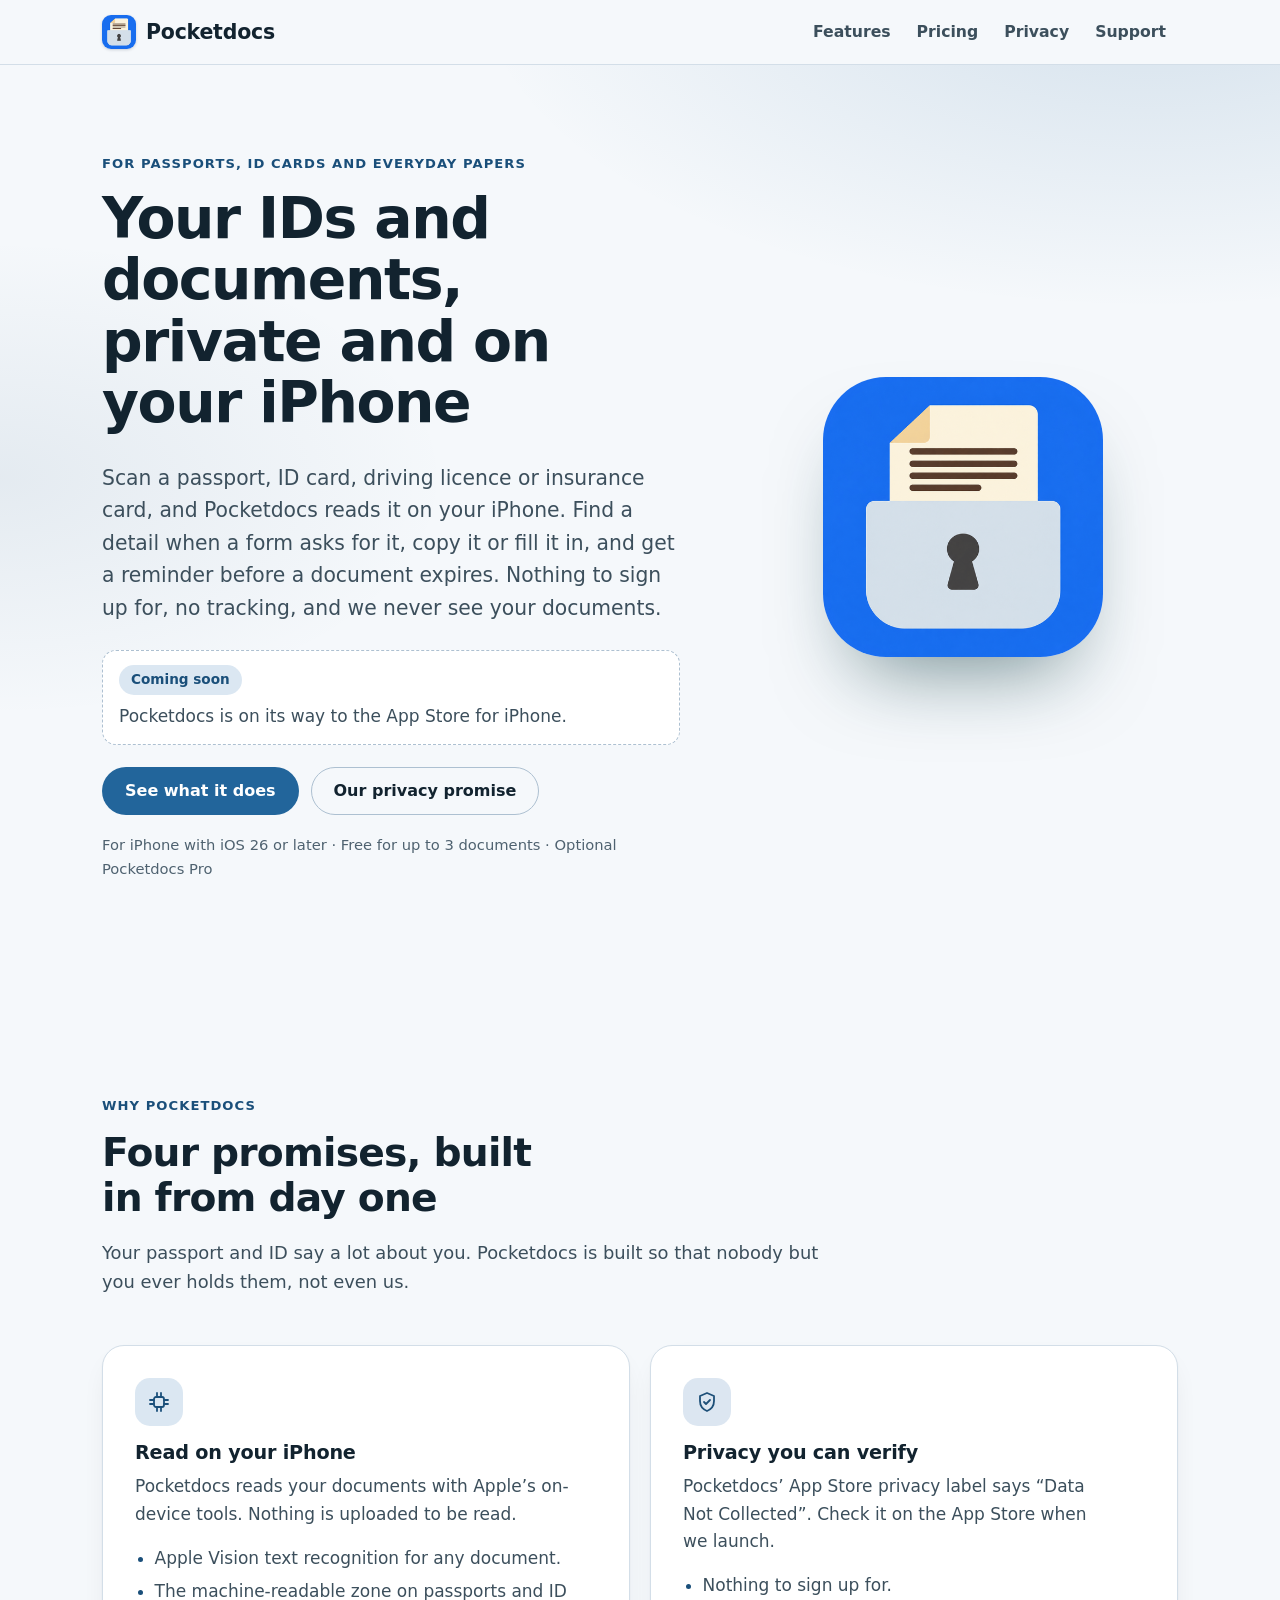
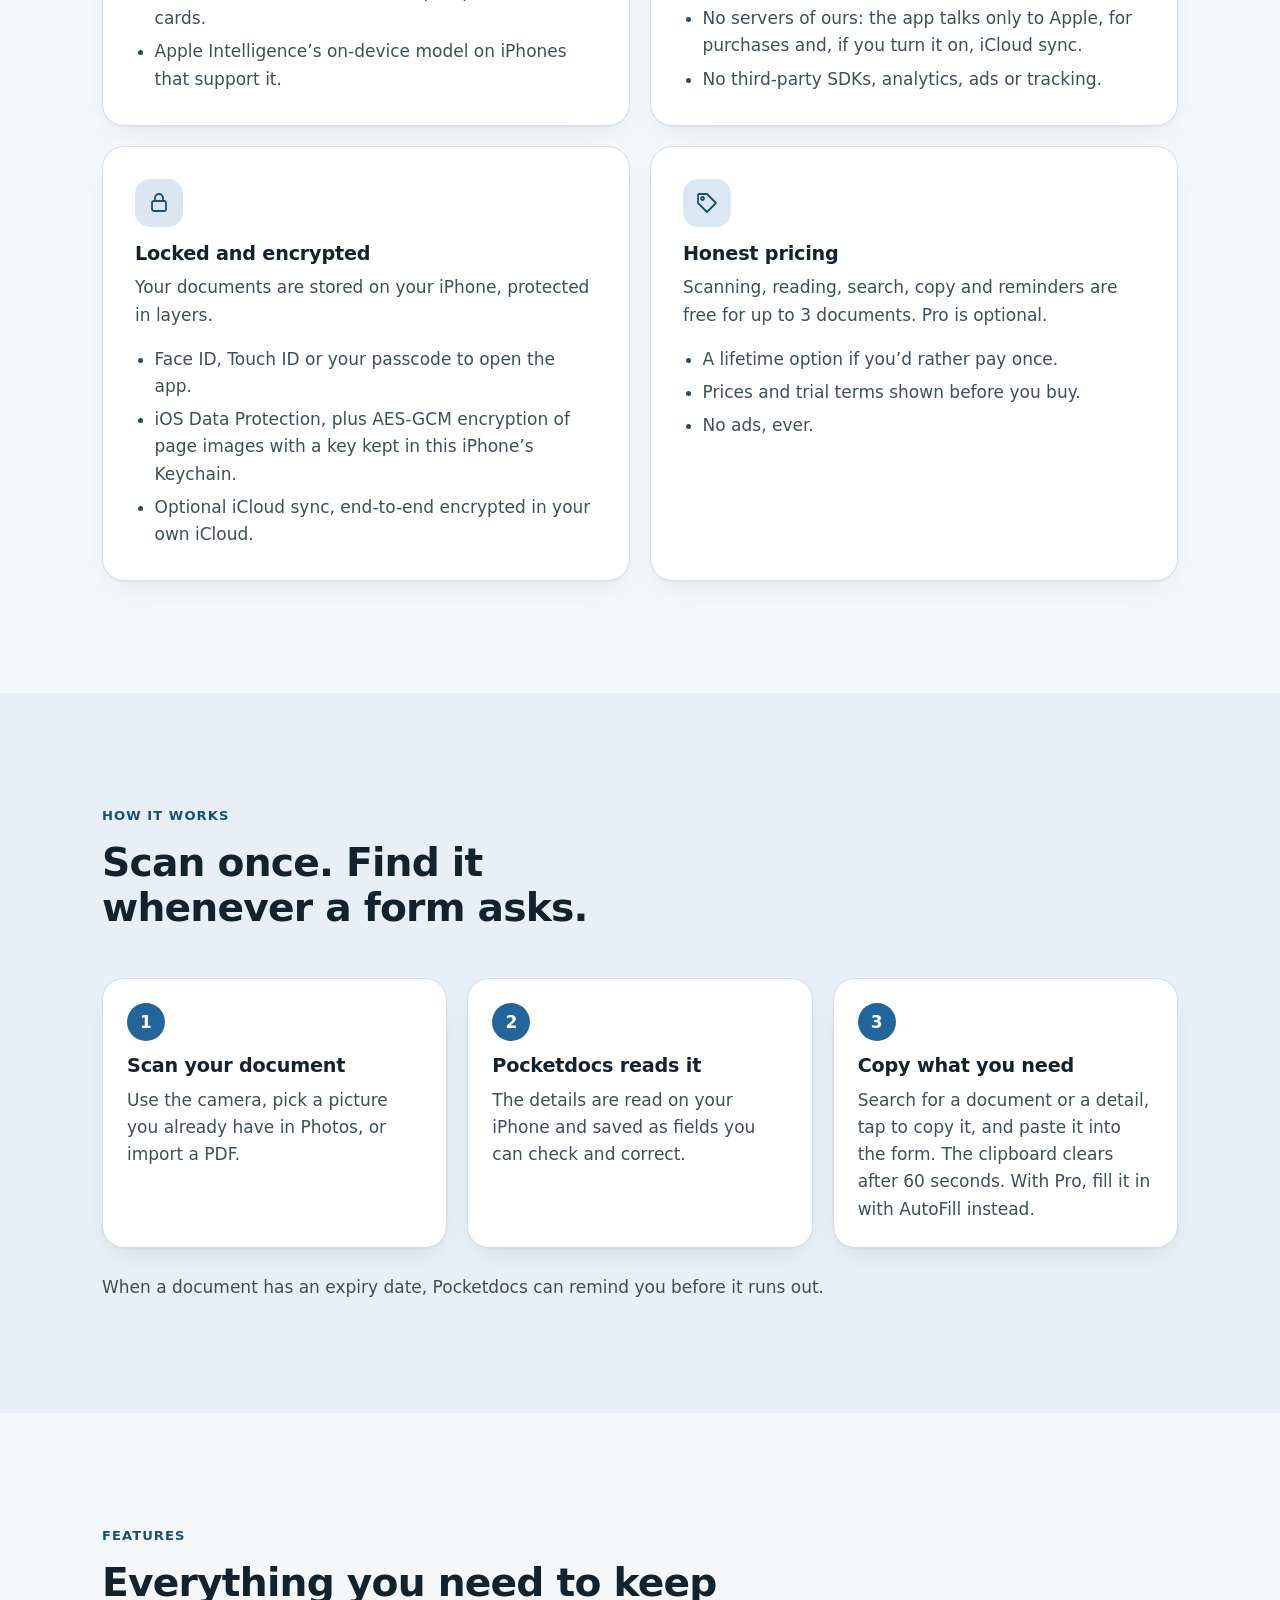
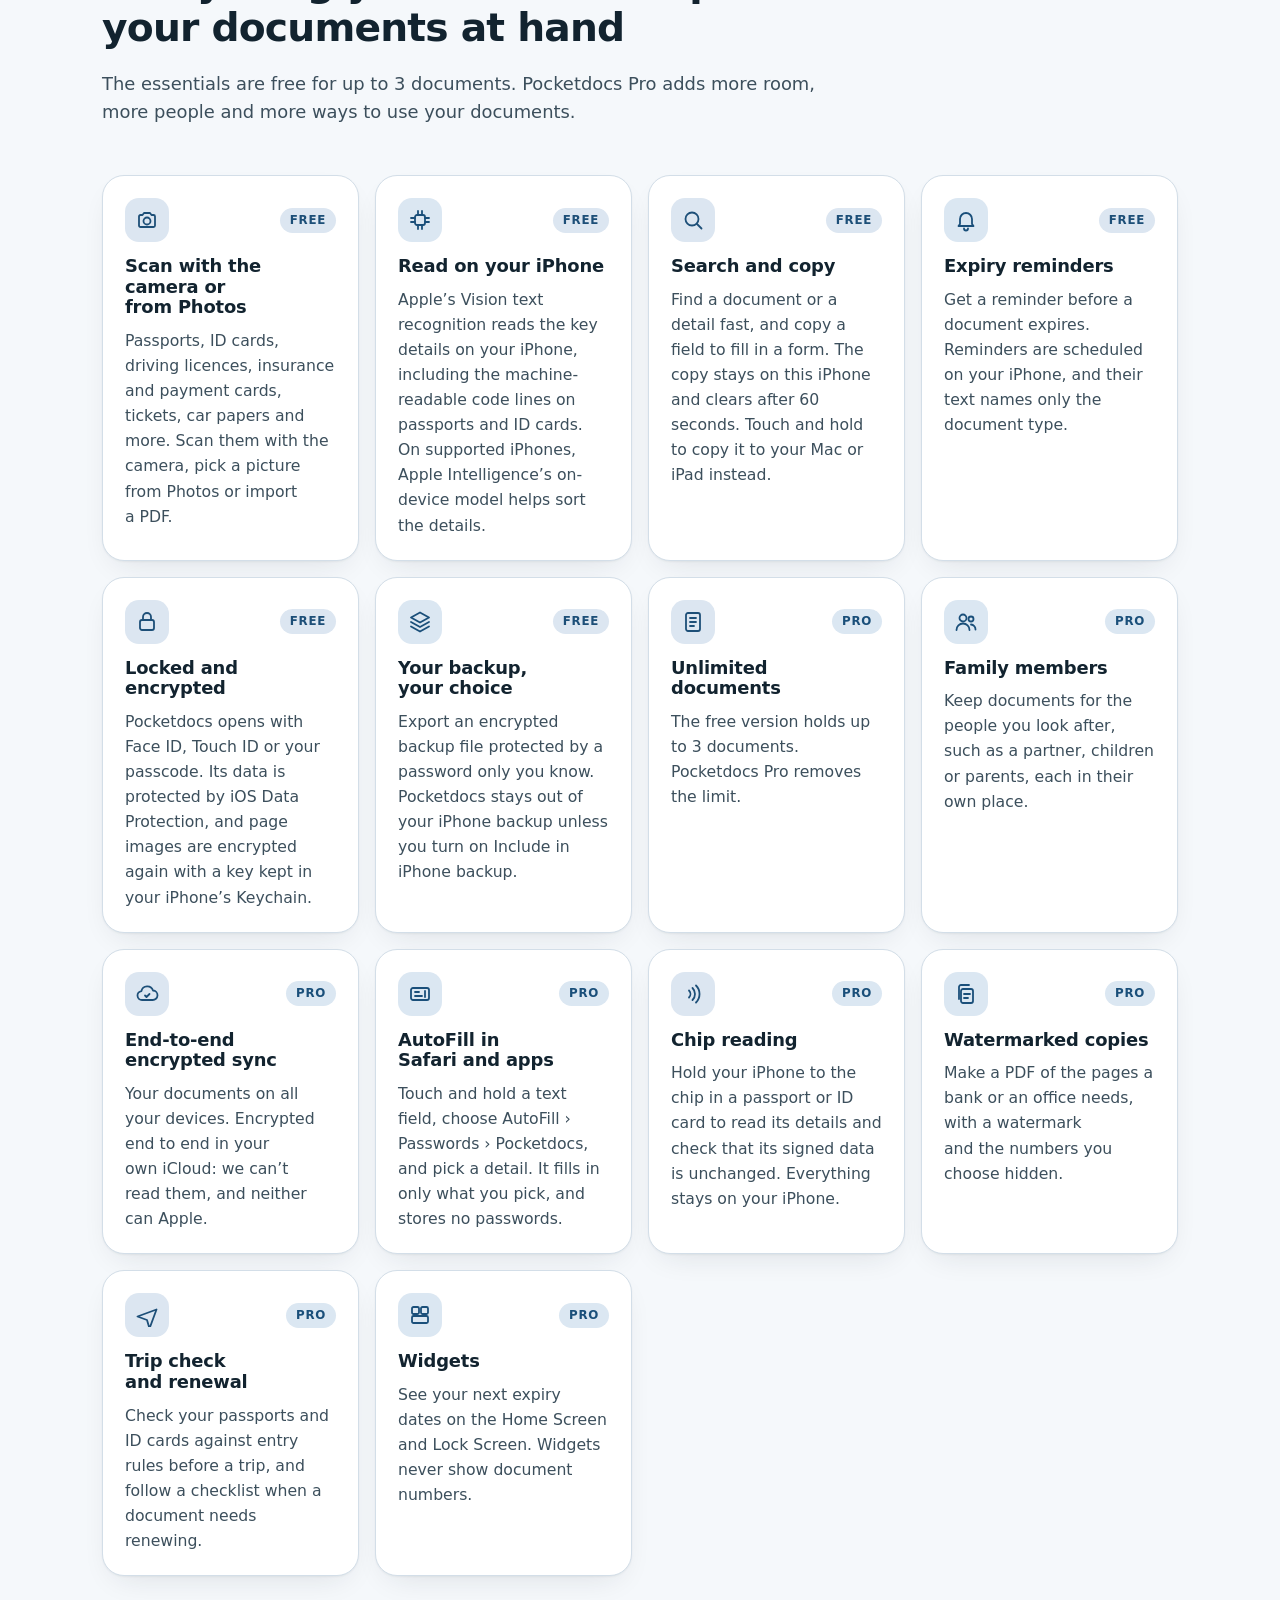
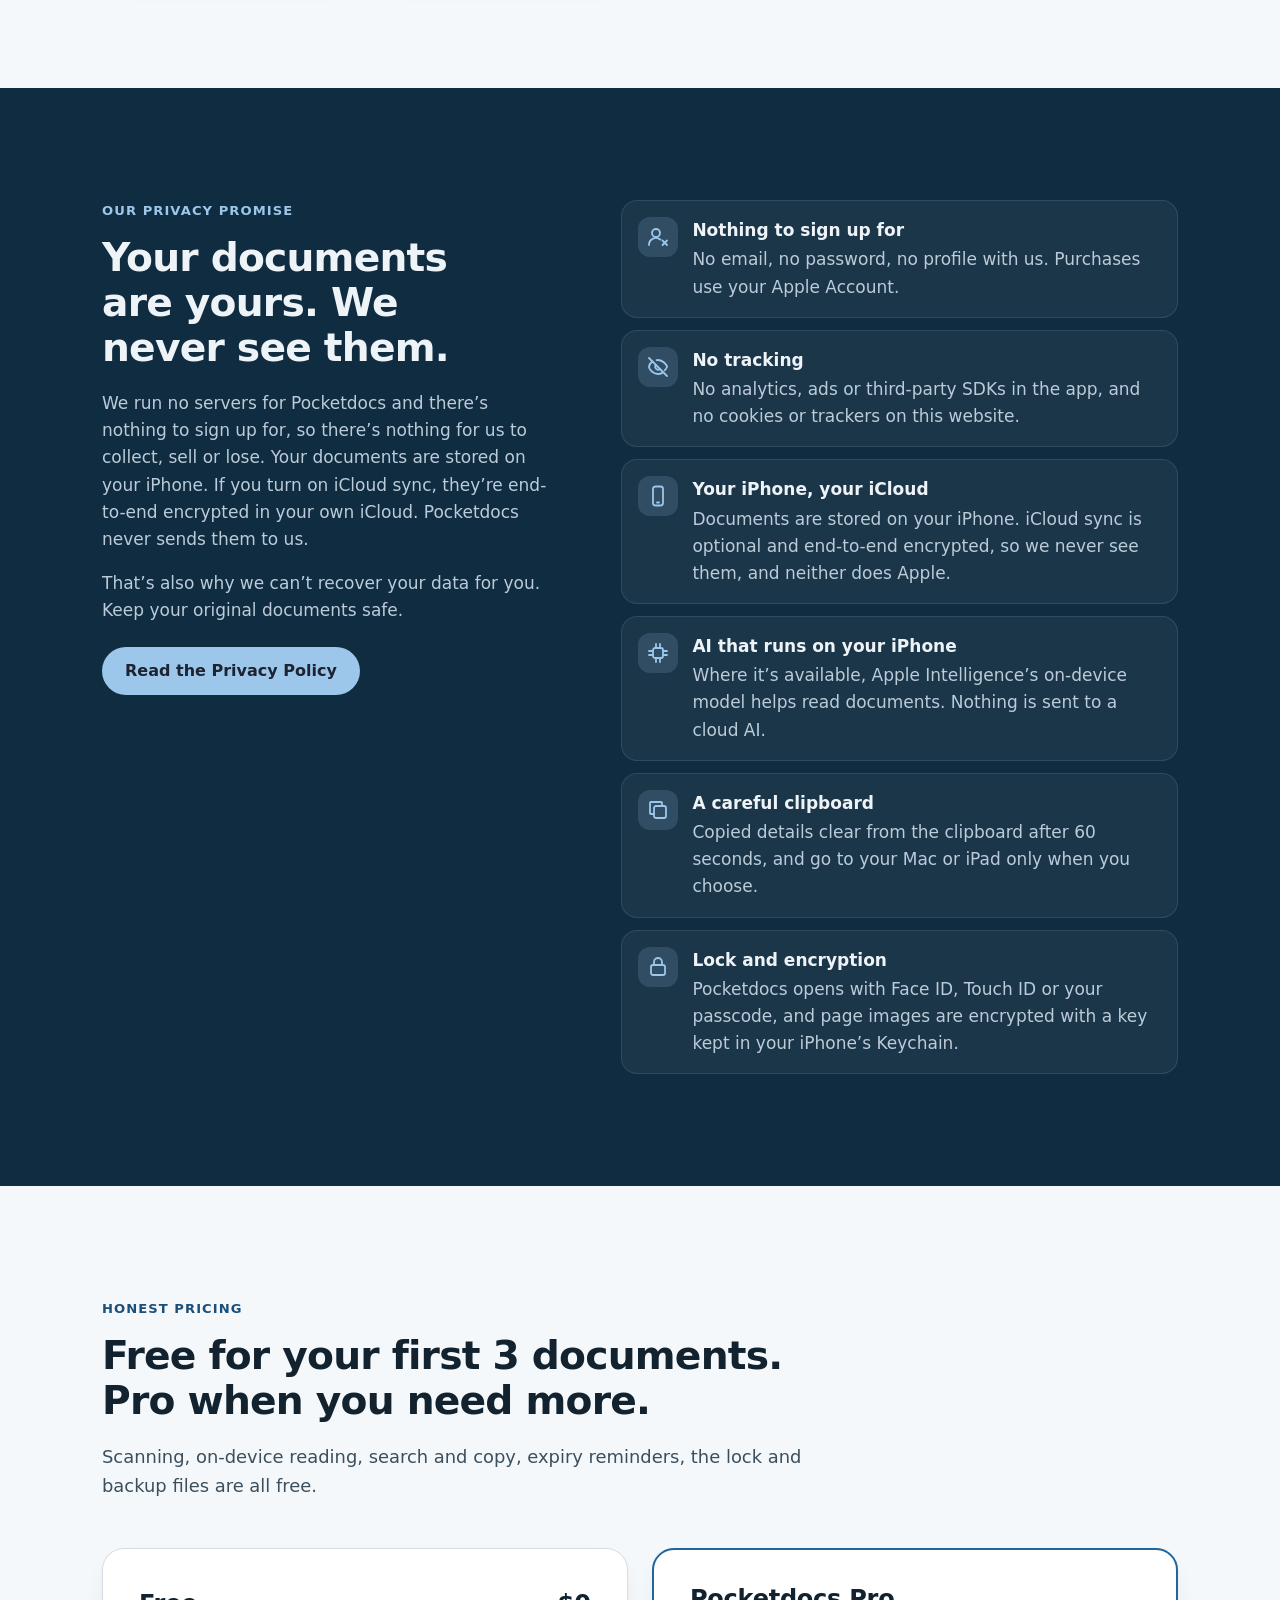
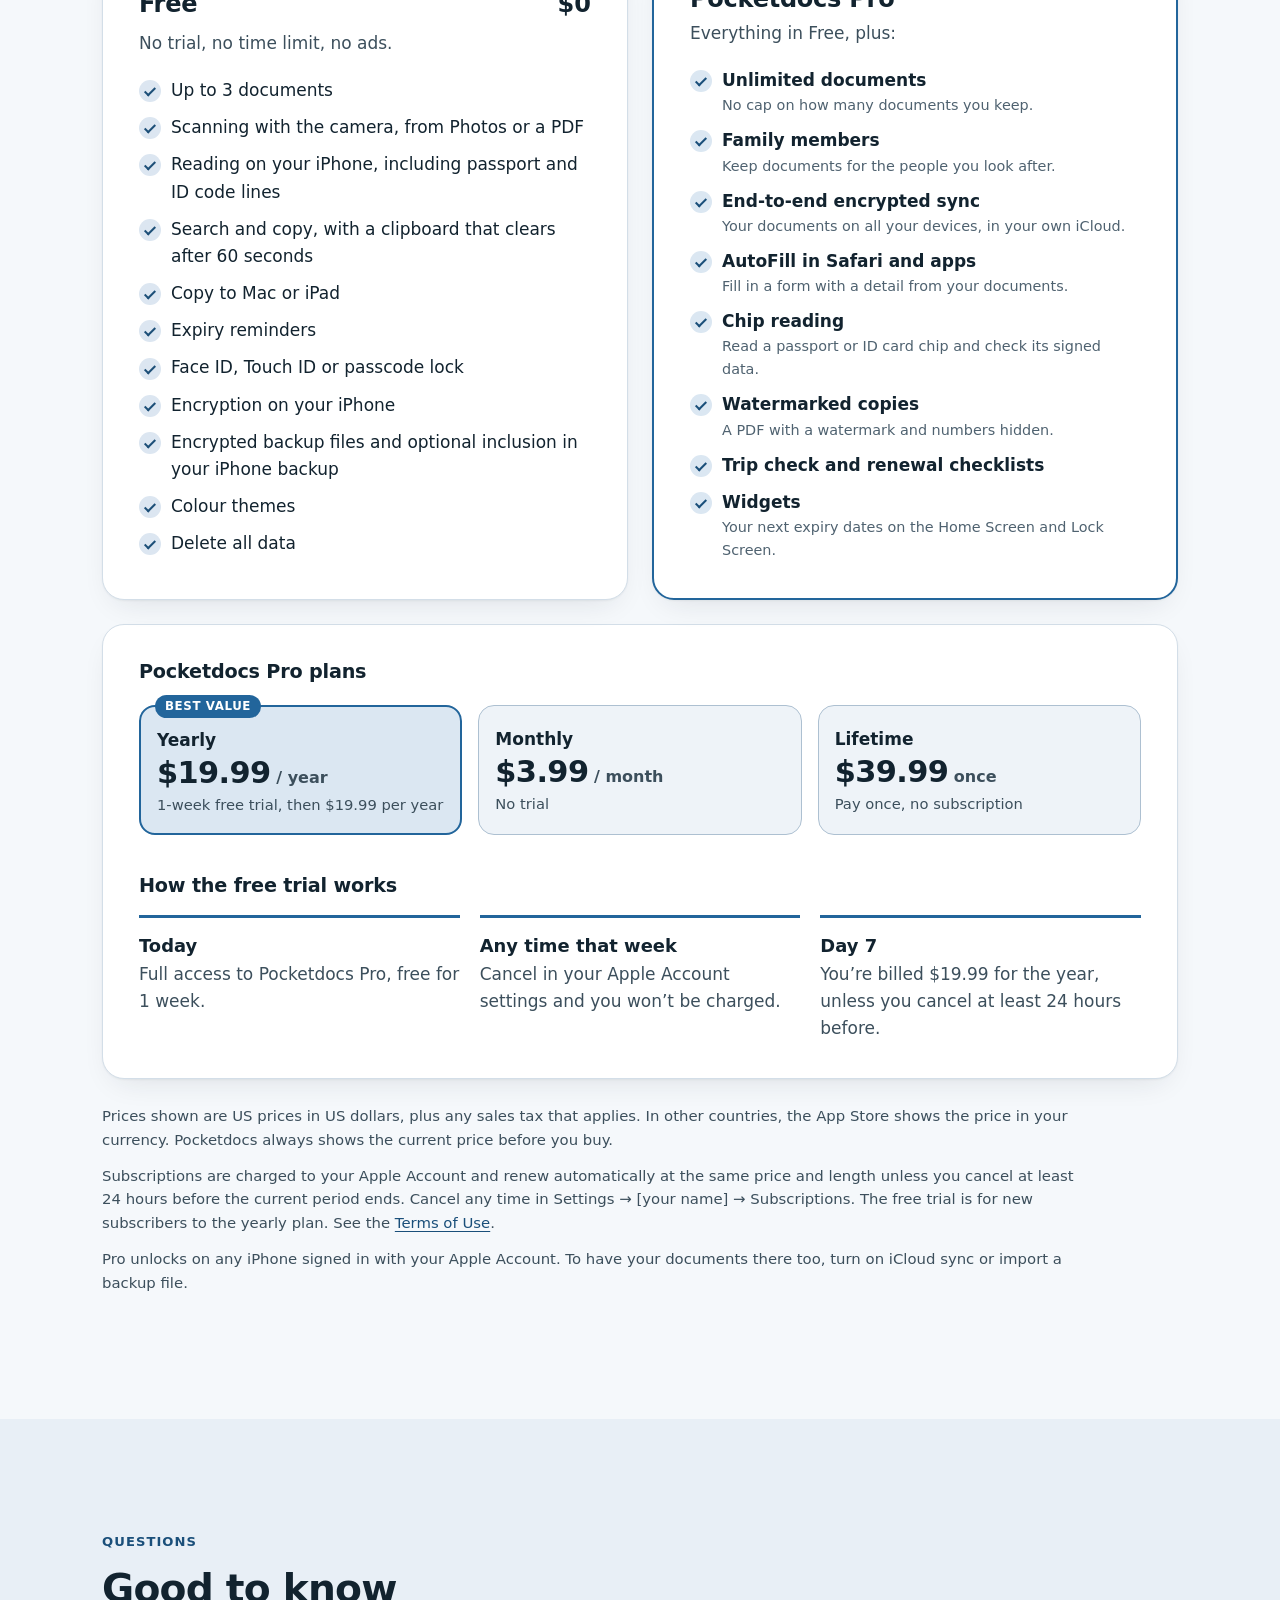
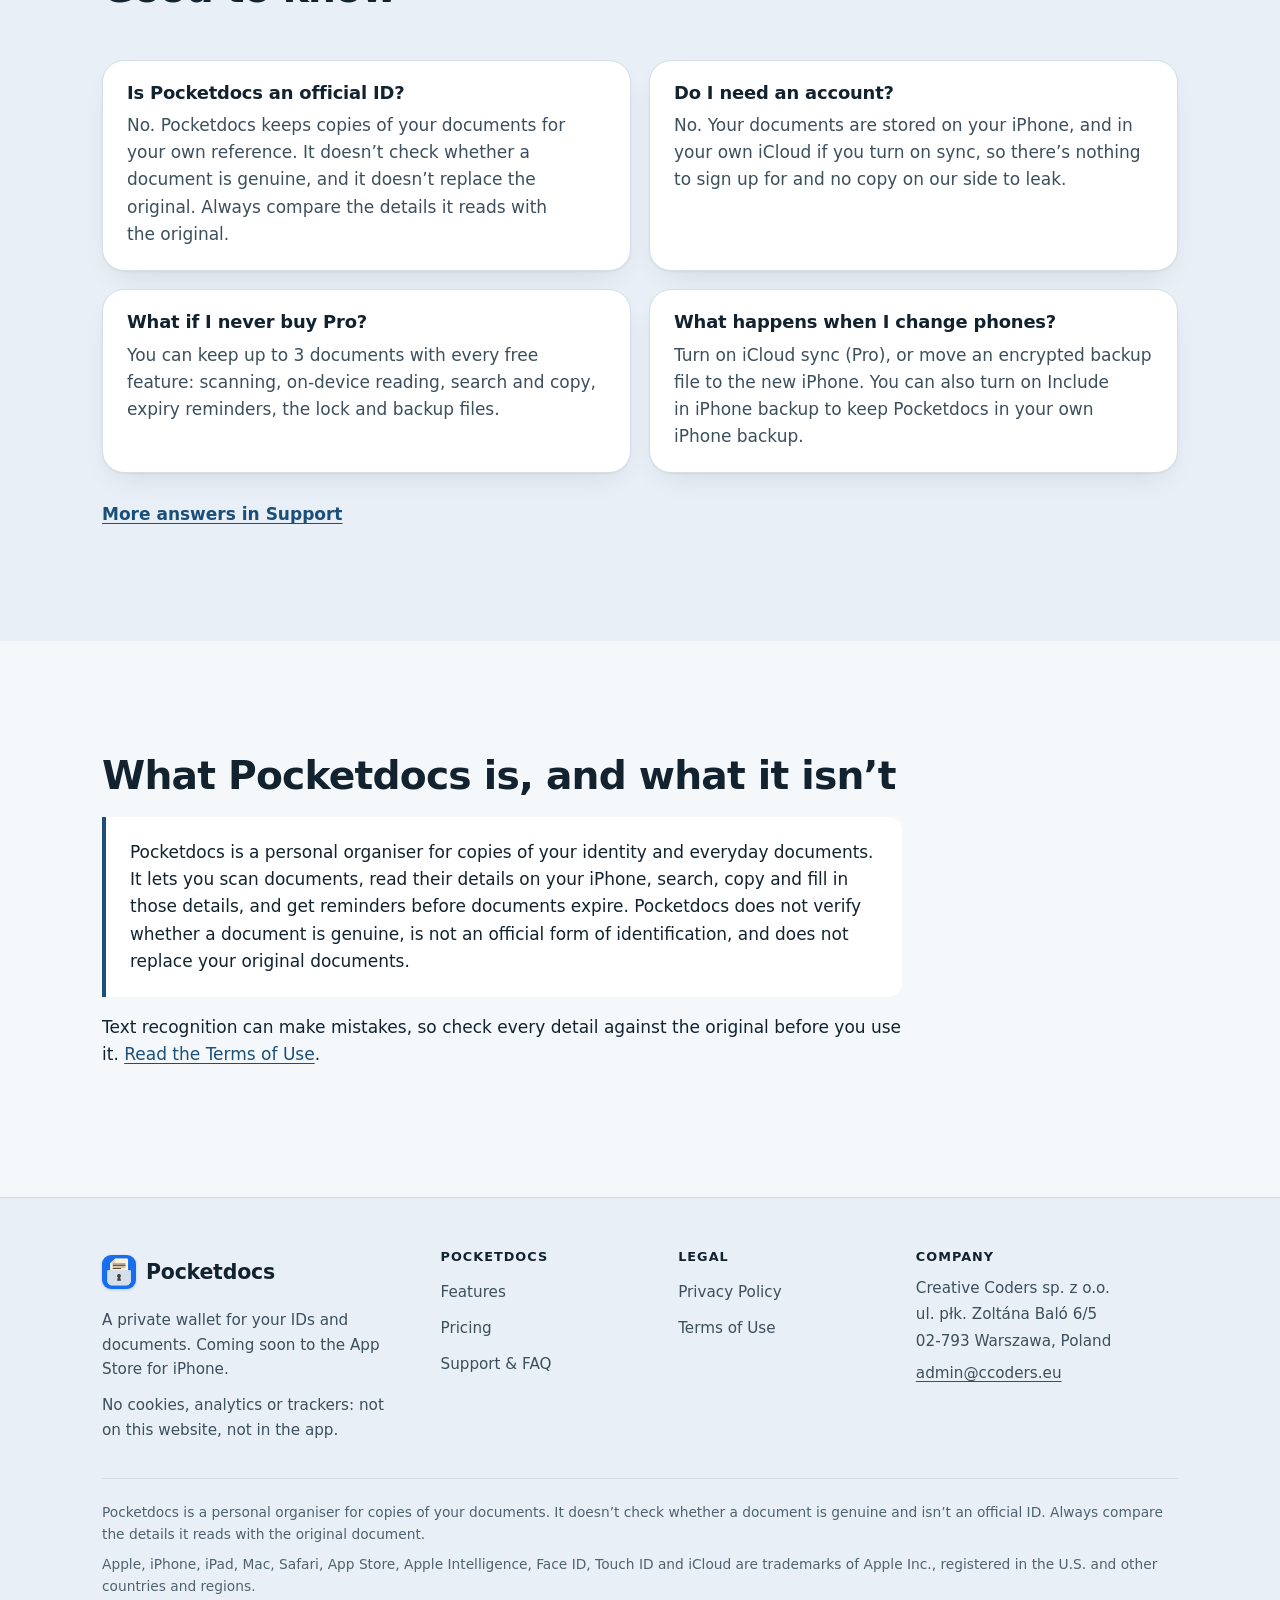
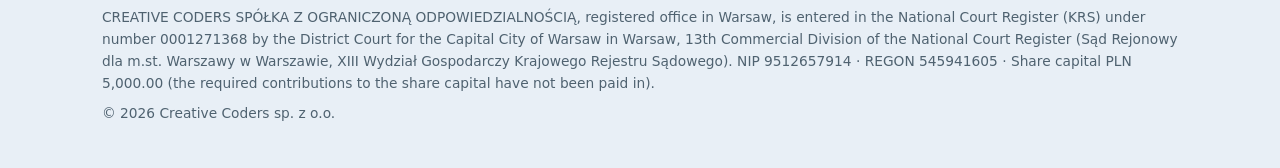
<file: index.html>
<!doctype html>
<html lang="en">
<head>
  <meta charset="utf-8">
  <meta name="viewport" content="width=device-width, initial-scale=1">
  <title>Pocketdocs: a private wallet for your IDs and documents</title>
  <meta name="description" content="Pocketdocs keeps your passport, ID card, driving licence and other documents on your iPhone: read on the device, encrypted, locked with Face ID, with expiry reminders. Optional iCloud sync is end-to-end encrypted. Nothing to sign up for, no tracking.">
  <link rel="canonical" href="https://creative-coders-eu.github.io/pocketdocs/">
  <meta name="color-scheme" content="light dark">
  <meta name="theme-color" content="#f5f8fb" media="(prefers-color-scheme: light)">
  <meta name="theme-color" content="#0c1218" media="(prefers-color-scheme: dark)">
  <meta name="referrer" content="no-referrer">
  <meta http-equiv="Content-Security-Policy" content="default-src 'none'; style-src 'self'; img-src 'self'; base-uri 'none'; form-action 'none'">
  <meta property="og:type" content="website">
  <meta property="og:site_name" content="Pocketdocs">
  <meta property="og:title" content="Pocketdocs: a private wallet for your IDs and documents">
  <meta property="og:description" content="Pocketdocs keeps your passport, ID card, driving licence and other documents on your iPhone: read on the device, encrypted, locked with Face ID, with expiry reminders. Optional iCloud sync is end-to-end encrypted. Nothing to sign up for, no tracking.">
  <meta property="og:url" content="https://creative-coders-eu.github.io/pocketdocs/">
  <meta property="og:image" content="https://creative-coders-eu.github.io/pocketdocs/assets/pocketdocs-icon-512.png">
  <meta property="og:image:alt" content="The Pocketdocs app icon: a white document with a dark teal padlock on a teal background.">
  <meta name="twitter:card" content="summary">
  <link rel="icon" href="favicon.ico" sizes="32x32">
  <link rel="icon" href="favicon.svg" type="image/svg+xml">
  <link rel="apple-touch-icon" href="apple-touch-icon.png">
  <link rel="stylesheet" href="assets/site.css">
</head>
<body>
  <a class="skip-link" href="#main">Skip to content</a>
  <header class="site-header">
    <div class="wrap header-inner">
      <a class="brand" href="./">
        <img class="brand-mark" src="favicon.svg" alt="" width="34" height="34">
        <span>Pocketdocs</span>
      </a>
      <nav class="site-nav" aria-label="Main">
        <ul>
          <li><a href="./#features">Features</a></li>
          <li><a href="./#pricing">Pricing</a></li>
          <li><a href="privacy/">Privacy</a></li>
          <li><a href="support/">Support</a></li>
        </ul>
      </nav>
    </div>
  </header>
  <main id="main">
    <section class="hero" aria-labelledby="hero-title">
      <div class="wrap hero-grid">
        <div class="hero-copy">
          <p class="eyebrow">For passports, ID cards and everyday papers</p>
          <h1 id="hero-title">Your IDs and documents, private and on your iPhone</h1>
          <p class="lede">Scan a passport, ID card, driving licence or insurance card, and Pocketdocs reads it on your iPhone. Find a detail when a form asks for it, copy it or fill it in, and get a reminder before a document expires. Nothing to sign up for, no tracking, and we never see your documents.</p>
          <p class="launch-note"><span class="chip">Coming soon</span> Pocketdocs is on its way to the App Store for iPhone.</p>
          <div class="hero-actions">
            <a class="btn btn-primary" href="#features">See what it does</a>
            <a class="btn btn-quiet" href="#privacy">Our privacy promise</a>
          </div>
          <p class="hero-meta">For iPhone with iOS 26 or later · Free for up to 3 documents · Optional Pocketdocs Pro</p>
        </div>
        <div class="hero-art">
          <img class="hero-icon" src="assets/pocketdocs-icon-512.png" alt="" width="512" height="512">
        </div>
      </div>
    </section>

    <section class="section" id="why" aria-labelledby="why-title">
      <div class="wrap">
        <div class="section-head">
          <p class="eyebrow">Why Pocketdocs</p>
          <h2 id="why-title">Four promises, built in from day one</h2>
          <p class="section-lede">Your passport and ID say a lot about you. Pocketdocs is built so that nobody but you ever holds them, not even us.</p>
        </div>
        <div class="pillars">
          <article class="card pillar">
            <span class="icon-tile"><svg class="icon" viewBox="0 0 24 24" aria-hidden="true" focusable="false" fill="none" stroke="currentColor" stroke-width="1.8" stroke-linecap="round" stroke-linejoin="round"><rect x="7" y="7" width="10" height="10" rx="2"/><path d="M10 3v4M14 3v4M10 17v4M14 17v4M3 10h4M3 14h4M17 10h4M17 14h4"/></svg></span>
            <h3>Read on your iPhone</h3>
            <p>Pocketdocs reads your documents with Apple’s on-device tools. Nothing is uploaded to be read.</p>
            <ul>
              <li>Apple Vision text recognition for any document.</li>
              <li>The machine-readable zone on passports and ID cards.</li>
              <li>Apple Intelligence’s on-device model on iPhones that support it.</li>
            </ul>
          </article>
          <article class="card pillar">
            <span class="icon-tile teal"><svg class="icon" viewBox="0 0 24 24" aria-hidden="true" focusable="false" fill="none" stroke="currentColor" stroke-width="1.8" stroke-linecap="round" stroke-linejoin="round"><path d="M12 3l7 3v5c0 4.5-3 8.3-7 10-4-1.7-7-5.5-7-10V6l7-3z"/><path d="M9 12l2 2 4-4"/></svg></span>
            <h3>Privacy you can verify</h3>
            <p>Pocketdocs’ App Store privacy label says “Data Not Collected”. Check it on the App Store when we launch.</p>
            <ul>
              <li>Nothing to sign up for.</li>
              <li>No servers of ours: the app talks only to Apple, for purchases and, if you turn it on, iCloud sync.</li>
              <li>No third-party SDKs, analytics, ads or tracking.</li>
            </ul>
          </article>
          <article class="card pillar">
            <span class="icon-tile teal"><svg class="icon" viewBox="0 0 24 24" aria-hidden="true" focusable="false" fill="none" stroke="currentColor" stroke-width="1.8" stroke-linecap="round" stroke-linejoin="round"><rect x="5" y="10" width="14" height="10" rx="2"/><path d="M8 10V7a4 4 0 0 1 8 0v3"/></svg></span>
            <h3>Locked and encrypted</h3>
            <p>Your documents are stored on your iPhone, protected in layers.</p>
            <ul>
              <li>Face ID, Touch ID or your passcode to open the app.</li>
              <li>iOS Data Protection, plus AES-GCM encryption of page images with a key kept in this iPhone’s Keychain.</li>
              <li>Optional iCloud sync, end-to-end encrypted in your own iCloud.</li>
            </ul>
          </article>
          <article class="card pillar">
            <span class="icon-tile"><svg class="icon" viewBox="0 0 24 24" aria-hidden="true" focusable="false" fill="none" stroke="currentColor" stroke-width="1.8" stroke-linecap="round" stroke-linejoin="round"><path d="M3 12V4a1 1 0 0 1 1-1h8l9 9-9 9-9-9z"/><circle cx="7.5" cy="7.5" r="1.5"/></svg></span>
            <h3>Honest pricing</h3>
            <p>Scanning, reading, search, copy and reminders are free for up to 3 documents. Pro is optional.</p>
            <ul>
              <li>A lifetime option if you’d rather pay once.</li>
              <li>Prices and trial terms shown before you buy.</li>
              <li>No ads, ever.</li>
            </ul>
          </article>
        </div>
      </div>
    </section>

    <section class="section section-tint" id="how-it-works" aria-labelledby="how-title">
      <div class="wrap">
        <div class="section-head">
          <p class="eyebrow">How it works</p>
          <h2 id="how-title">Scan once. Find it whenever a form asks.</h2>
        </div>
        <ol class="steps">
          <li class="card step">
            <span class="step-num" aria-hidden="true">1</span>
            <h3>Scan your document</h3>
            <p>Use the camera, pick a picture you already have in Photos, or import a PDF.</p>
          </li>
          <li class="card step">
            <span class="step-num" aria-hidden="true">2</span>
            <h3>Pocketdocs reads it</h3>
            <p>The details are read on your iPhone and saved as fields you can check and correct.</p>
          </li>
          <li class="card step">
            <span class="step-num" aria-hidden="true">3</span>
            <h3>Copy what you need</h3>
            <p>Search for a document or a detail, tap to copy it, and paste it into the form. The clipboard clears after 60 seconds. With Pro, fill it in with AutoFill instead.</p>
          </li>
        </ol>
        <p class="after-steps">When a document has an expiry date, Pocketdocs can remind you before it runs out.</p>
      </div>
    </section>

    <section class="section" id="features" aria-labelledby="features-title">
      <div class="wrap">
        <div class="section-head">
          <p class="eyebrow">Features</p>
          <h2 id="features-title">Everything you need to keep your documents at hand</h2>
          <p class="section-lede">The essentials are free for up to 3 documents. Pocketdocs Pro adds more room, more people and more ways to use your documents.</p>
        </div>
        <div class="features">
          <article class="card feature">
            <div class="feature-top">
              <span class="icon-tile teal"><svg class="icon" viewBox="0 0 24 24" aria-hidden="true" focusable="false" fill="none" stroke="currentColor" stroke-width="1.8" stroke-linecap="round" stroke-linejoin="round"><path d="M4 8.5A1.5 1.5 0 0 1 5.5 7h2l1.5-2h6l1.5 2h2A1.5 1.5 0 0 1 20 8.5v9a1.5 1.5 0 0 1-1.5 1.5h-13A1.5 1.5 0 0 1 4 17.5v-9z"/><circle cx="12" cy="13" r="3.5"/></svg></span>
              <span class="tag tag-free">Free</span>
            </div>
            <h3>Scan with the camera or from Photos</h3>
            <p>Passports, ID cards, driving licences, insurance and payment cards, tickets, car papers and more. Scan them with the camera, pick a picture from Photos or import a PDF.</p>
          </article>
          <article class="card feature">
            <div class="feature-top">
              <span class="icon-tile"><svg class="icon" viewBox="0 0 24 24" aria-hidden="true" focusable="false" fill="none" stroke="currentColor" stroke-width="1.8" stroke-linecap="round" stroke-linejoin="round"><rect x="7" y="7" width="10" height="10" rx="2"/><path d="M10 3v4M14 3v4M10 17v4M14 17v4M3 10h4M3 14h4M17 10h4M17 14h4"/></svg></span>
              <span class="tag tag-free">Free</span>
            </div>
            <h3>Read on your iPhone</h3>
            <p>Apple’s Vision text recognition reads the key details on your iPhone, including the machine-readable code lines on passports and ID cards. On supported iPhones, Apple Intelligence’s on-device model helps sort the details.</p>
          </article>
          <article class="card feature">
            <div class="feature-top">
              <span class="icon-tile teal"><svg class="icon" viewBox="0 0 24 24" aria-hidden="true" focusable="false" fill="none" stroke="currentColor" stroke-width="1.8" stroke-linecap="round" stroke-linejoin="round"><circle cx="11" cy="11" r="6.5"/><path d="M16 16l4.5 4.5"/></svg></span>
              <span class="tag tag-free">Free</span>
            </div>
            <h3>Search and copy</h3>
            <p>Find a document or a detail fast, and copy a field to fill in a form. The copy stays on this iPhone and clears after 60 seconds. Touch and hold to copy it to your Mac or iPad instead.</p>
          </article>
          <article class="card feature">
            <div class="feature-top">
              <span class="icon-tile"><svg class="icon" viewBox="0 0 24 24" aria-hidden="true" focusable="false" fill="none" stroke="currentColor" stroke-width="1.8" stroke-linecap="round" stroke-linejoin="round"><path d="M6 16v-5a6 6 0 0 1 12 0v5l1.5 2h-15L6 16z"/><path d="M10 20.5a2 2 0 0 0 4 0"/></svg></span>
              <span class="tag tag-free">Free</span>
            </div>
            <h3>Expiry reminders</h3>
            <p>Get a reminder before a document expires. Reminders are scheduled on your iPhone, and their text names only the document type.</p>
          </article>
          <article class="card feature">
            <div class="feature-top">
              <span class="icon-tile teal"><svg class="icon" viewBox="0 0 24 24" aria-hidden="true" focusable="false" fill="none" stroke="currentColor" stroke-width="1.8" stroke-linecap="round" stroke-linejoin="round"><rect x="5" y="10" width="14" height="10" rx="2"/><path d="M8 10V7a4 4 0 0 1 8 0v3"/></svg></span>
              <span class="tag tag-free">Free</span>
            </div>
            <h3>Locked and encrypted</h3>
            <p>Pocketdocs opens with Face ID, Touch ID or your passcode. Its data is protected by iOS Data Protection, and page images are encrypted again with a key kept in your iPhone’s Keychain.</p>
          </article>
          <article class="card feature">
            <div class="feature-top">
              <span class="icon-tile"><svg class="icon" viewBox="0 0 24 24" aria-hidden="true" focusable="false" fill="none" stroke="currentColor" stroke-width="1.8" stroke-linecap="round" stroke-linejoin="round"><path d="M12 2.5l9 5-9 5-9-5 9-5z"/><path d="M3 12l9 5 9-5"/><path d="M3 16.5l9 5 9-5"/></svg></span>
              <span class="tag tag-free">Free</span>
            </div>
            <h3>Your backup, your choice</h3>
            <p>Export an encrypted backup file protected by a password only you know. Pocketdocs stays out of your iPhone backup unless you turn on Include in iPhone backup.</p>
          </article>
          <article class="card feature">
            <div class="feature-top">
              <span class="icon-tile teal"><svg class="icon" viewBox="0 0 24 24" aria-hidden="true" focusable="false" fill="none" stroke="currentColor" stroke-width="1.8" stroke-linecap="round" stroke-linejoin="round"><rect x="5" y="3" width="14" height="18" rx="2"/><path d="M9 8h6M9 12h6M9 16h4"/></svg></span>
              <span class="tag tag-pro">Pro</span>
            </div>
            <h3>Unlimited documents</h3>
            <p>The free version holds up to 3 documents. Pocketdocs Pro removes the limit.</p>
          </article>
          <article class="card feature">
            <div class="feature-top">
              <span class="icon-tile"><svg class="icon" viewBox="0 0 24 24" aria-hidden="true" focusable="false" fill="none" stroke="currentColor" stroke-width="1.8" stroke-linecap="round" stroke-linejoin="round"><circle cx="9" cy="8" r="3.5"/><path d="M2.5 20a6.5 6.5 0 0 1 13 0"/><circle cx="17" cy="9" r="2.5"/><path d="M17 14.5a5 5 0 0 1 4.5 5"/></svg></span>
              <span class="tag tag-pro">Pro</span>
            </div>
            <h3>Family members</h3>
            <p>Keep documents for the people you look after, such as a partner, children or parents, each in their own place.</p>
          </article>
          <article class="card feature">
            <div class="feature-top">
              <span class="icon-tile teal"><svg class="icon" viewBox="0 0 24 24" aria-hidden="true" focusable="false" fill="none" stroke="currentColor" stroke-width="1.8" stroke-linecap="round" stroke-linejoin="round"><path d="M7 18a4.5 4.5 0 0 1-.6-8.96A6 6 0 0 1 18 8.5a4 4 0 0 1-.5 9.5H7z"/><path d="M10 13.5l1.5 1.5 3-3"/></svg></span>
              <span class="tag tag-pro">Pro</span>
            </div>
            <h3>End-to-end encrypted sync</h3>
            <p>Your documents on all your devices. Encrypted end to end in your own iCloud: we can’t read them, and neither can Apple.</p>
          </article>
          <article class="card feature">
            <div class="feature-top">
              <span class="icon-tile"><svg class="icon" viewBox="0 0 24 24" aria-hidden="true" focusable="false" fill="none" stroke="currentColor" stroke-width="1.8" stroke-linecap="round" stroke-linejoin="round"><rect x="3" y="6" width="18" height="12" rx="2"/><path d="M7 10h4M7 14h7"/><path d="M17 9v6"/></svg></span>
              <span class="tag tag-pro">Pro</span>
            </div>
            <h3>AutoFill in Safari and apps</h3>
            <p>Touch and hold a text field, choose AutoFill › Passwords › Pocketdocs, and pick a detail. It fills in only what you pick, and stores no passwords.</p>
          </article>
          <article class="card feature">
            <div class="feature-top">
              <span class="icon-tile teal"><svg class="icon" viewBox="0 0 24 24" aria-hidden="true" focusable="false" fill="none" stroke="currentColor" stroke-width="1.8" stroke-linecap="round" stroke-linejoin="round"><path d="M8 8.5a5 5 0 0 1 0 7"/><path d="M11.5 6a8.5 8.5 0 0 1 0 12"/><path d="M15 3.5a12 12 0 0 1 0 17"/></svg></span>
              <span class="tag tag-pro">Pro</span>
            </div>
            <h3>Chip reading</h3>
            <p>Hold your iPhone to the chip in a passport or ID card to read its details and check that its signed data is unchanged. Everything stays on your iPhone.</p>
          </article>
          <article class="card feature">
            <div class="feature-top">
              <span class="icon-tile"><svg class="icon" viewBox="0 0 24 24" aria-hidden="true" focusable="false" fill="none" stroke="currentColor" stroke-width="1.8" stroke-linecap="round" stroke-linejoin="round"><rect x="7" y="7" width="12" height="14" rx="2"/><path d="M5 17V5a2 2 0 0 1 2-2h8"/><path d="M10 12h6M10 16h4"/></svg></span>
              <span class="tag tag-pro">Pro</span>
            </div>
            <h3>Watermarked copies</h3>
            <p>Make a PDF of the pages a bank or an office needs, with a watermark and the numbers you choose hidden.</p>
          </article>
          <article class="card feature">
            <div class="feature-top">
              <span class="icon-tile teal"><svg class="icon" viewBox="0 0 24 24" aria-hidden="true" focusable="false" fill="none" stroke="currentColor" stroke-width="1.8" stroke-linecap="round" stroke-linejoin="round"><path d="M2.5 13.5l19-7-7 19-2.5-8.5-9.5-3.5z"/></svg></span>
              <span class="tag tag-pro">Pro</span>
            </div>
            <h3>Trip check and renewal</h3>
            <p>Check your passports and ID cards against entry rules before a trip, and follow a checklist when a document needs renewing.</p>
          </article>
          <article class="card feature">
            <div class="feature-top">
              <span class="icon-tile"><svg class="icon" viewBox="0 0 24 24" aria-hidden="true" focusable="false" fill="none" stroke="currentColor" stroke-width="1.8" stroke-linecap="round" stroke-linejoin="round"><rect x="4" y="4" width="7" height="7" rx="1.5"/><rect x="13" y="4" width="7" height="7" rx="1.5"/><rect x="4" y="13" width="16" height="7" rx="1.5"/></svg></span>
              <span class="tag tag-pro">Pro</span>
            </div>
            <h3>Widgets</h3>
            <p>See your next expiry dates on the Home Screen and Lock Screen. Widgets never show document numbers.</p>
          </article>
        </div>
      </div>
    </section>

    <section class="section band" id="privacy" aria-labelledby="privacy-title">
      <div class="wrap privacy-grid">
        <div>
          <p class="eyebrow">Our privacy promise</p>
          <h2 id="privacy-title">Your documents are yours. We never see them.</h2>
          <p>We run no servers for Pocketdocs and there’s nothing to sign up for, so there’s nothing for us to collect, sell or lose. Your documents are stored on your iPhone. If you turn on iCloud sync, they’re end-to-end encrypted in your own iCloud. Pocketdocs never sends them to us.</p>
          <p>That’s also why we can’t recover your data for you. Keep your original documents safe.</p>
          <div class="hero-actions">
            <a class="btn btn-band" href="privacy/">Read the Privacy Policy</a>
          </div>
        </div>
        <ul class="promise-list">
          <li>
            <span class="promise-icon"><svg class="icon" viewBox="0 0 24 24" aria-hidden="true" focusable="false" fill="none" stroke="currentColor" stroke-width="1.8" stroke-linecap="round" stroke-linejoin="round"><circle cx="10" cy="8" r="4"/><path d="M3 20a7 7 0 0 1 11.5-5.4"/><path d="M16.5 15.5l4.5 4.5M21 15.5L16.5 20"/></svg></span>
            <span><strong>Nothing to sign up for</strong> No email, no password, no profile with us. Purchases use your Apple Account.</span>
          </li>
          <li>
            <span class="promise-icon"><svg class="icon" viewBox="0 0 24 24" aria-hidden="true" focusable="false" fill="none" stroke="currentColor" stroke-width="1.8" stroke-linecap="round" stroke-linejoin="round"><path d="M3 3l18 18"/><path d="M10.6 5.1A9.7 9.7 0 0 1 12 5c5 0 9 5 9 7a10.6 10.6 0 0 1-2.4 3.4"/><path d="M6.6 6.6C4.4 8 3 10.4 3 12c0 2 4 7 9 7a9.6 9.6 0 0 0 4.4-1.1"/><path d="M9.9 9.9a3 3 0 0 0 4.2 4.2"/></svg></span>
            <span><strong>No tracking</strong> No analytics, ads or third-party SDKs in the app, and no cookies or trackers on this website.</span>
          </li>
          <li>
            <span class="promise-icon"><svg class="icon" viewBox="0 0 24 24" aria-hidden="true" focusable="false" fill="none" stroke="currentColor" stroke-width="1.8" stroke-linecap="round" stroke-linejoin="round"><rect x="7" y="2.5" width="10" height="19" rx="2.5"/><path d="M11 18.5h2"/></svg></span>
            <span><strong>Your iPhone, your iCloud</strong> Documents are stored on your iPhone. iCloud sync is optional and end-to-end encrypted, so we never see them, and neither does Apple.</span>
          </li>
          <li>
            <span class="promise-icon"><svg class="icon" viewBox="0 0 24 24" aria-hidden="true" focusable="false" fill="none" stroke="currentColor" stroke-width="1.8" stroke-linecap="round" stroke-linejoin="round"><rect x="7" y="7" width="10" height="10" rx="2"/><path d="M10 3v4M14 3v4M10 17v4M14 17v4M3 10h4M3 14h4M17 10h4M17 14h4"/></svg></span>
            <span><strong>AI that runs on your iPhone</strong> Where it’s available, Apple Intelligence’s on-device model helps read documents. Nothing is sent to a cloud AI.</span>
          </li>
          <li>
            <span class="promise-icon"><svg class="icon" viewBox="0 0 24 24" aria-hidden="true" focusable="false" fill="none" stroke="currentColor" stroke-width="1.8" stroke-linecap="round" stroke-linejoin="round"><rect x="8" y="8" width="12" height="12" rx="2"/><path d="M16 8V5a1 1 0 0 0-1-1H5a1 1 0 0 0-1 1v10a1 1 0 0 0 1 1h3"/></svg></span>
            <span><strong>A careful clipboard</strong> Copied details clear from the clipboard after 60 seconds, and go to your Mac or iPad only when you choose.</span>
          </li>
          <li>
            <span class="promise-icon"><svg class="icon" viewBox="0 0 24 24" aria-hidden="true" focusable="false" fill="none" stroke="currentColor" stroke-width="1.8" stroke-linecap="round" stroke-linejoin="round"><rect x="5" y="10" width="14" height="10" rx="2"/><path d="M8 10V7a4 4 0 0 1 8 0v3"/></svg></span>
            <span><strong>Lock and encryption</strong> Pocketdocs opens with Face ID, Touch ID or your passcode, and page images are encrypted with a key kept in your iPhone’s Keychain.</span>
          </li>
        </ul>
      </div>
    </section>

    <section class="section" id="pricing" aria-labelledby="pricing-title">
      <div class="wrap">
        <div class="section-head">
          <p class="eyebrow">Honest pricing</p>
          <h2 id="pricing-title">Free for your first 3 documents. Pro when you need more.</h2>
          <p class="section-lede">Scanning, on-device reading, search and copy, expiry reminders, the lock and backup files are all free.</p>
        </div>
        <div class="pricing-grid">
          <article class="card plan" aria-labelledby="plan-free-title">
            <div class="plan-head">
              <h3 id="plan-free-title">Free</h3>
              <p class="plan-price">$0</p>
            </div>
            <p class="plan-sub">No trial, no time limit, no ads.</p>
            <ul class="checklist">
              <li>Up to 3 documents</li>
              <li>Scanning with the camera, from Photos or a PDF</li>
              <li>Reading on your iPhone, including passport and ID code lines</li>
              <li>Search and copy, with a clipboard that clears after 60 seconds</li>
              <li>Copy to Mac or iPad</li>
              <li>Expiry reminders</li>
              <li>Face ID, Touch ID or passcode lock</li>
              <li>Encryption on your iPhone</li>
              <li>Encrypted backup files and optional inclusion in your iPhone backup</li>
              <li>Colour themes</li>
              <li>Delete all data</li>
            </ul>
          </article>
          <article class="card plan plan-pro" aria-labelledby="plan-pro-title">
            <div class="plan-head">
              <h3 id="plan-pro-title">Pocketdocs Pro</h3>
            </div>
            <p class="plan-sub">Everything in Free, plus:</p>
            <ul class="checklist warm">
              <li><strong>Unlimited documents</strong> <span class="sub">No cap on how many documents you keep.</span></li>
              <li><strong>Family members</strong> <span class="sub">Keep documents for the people you look after.</span></li>
              <li><strong>End-to-end encrypted sync</strong> <span class="sub">Your documents on all your devices, in your own iCloud.</span></li>
              <li><strong>AutoFill in Safari and apps</strong> <span class="sub">Fill in a form with a detail from your documents.</span></li>
              <li><strong>Chip reading</strong> <span class="sub">Read a passport or ID card chip and check its signed data.</span></li>
              <li><strong>Watermarked copies</strong> <span class="sub">A PDF with a watermark and numbers hidden.</span></li>
              <li><strong>Trip check and renewal checklists</strong></li>
              <li><strong>Widgets</strong> <span class="sub">Your next expiry dates on the Home Screen and Lock Screen.</span></li>
            </ul>
          </article>
        </div>
        <div class="card plans">
          <h3 id="plans-title">Pocketdocs Pro plans</h3>
          <ul class="price-options" aria-labelledby="plans-title">
            <li class="price-option featured">
              <span class="badge">Best value</span>
              <span class="po-name">Yearly</span>
              <span class="po-price">$19.99<span class="po-per"> / year</span></span>
              <span class="po-note">1-week free trial, then $19.99 per year</span>
            </li>
            <li class="price-option">
              <span class="po-name">Monthly</span>
              <span class="po-price">$3.99<span class="po-per"> / month</span></span>
              <span class="po-note">No trial</span>
            </li>
            <li class="price-option">
              <span class="po-name">Lifetime</span>
              <span class="po-price">$39.99<span class="po-per"> once</span></span>
              <span class="po-note">Pay once, no subscription</span>
            </li>
          </ul>
          <h3>How the free trial works</h3>
          <ol class="timeline">
            <li><strong>Today</strong> Full access to Pocketdocs Pro, free for 1 week.</li>
            <li><strong>Any time that week</strong> Cancel in your Apple Account settings and you won’t be charged.</li>
            <li><strong>Day 7</strong> You’re billed $19.99 for the year, unless you cancel at least 24 hours before.</li>
          </ol>
        </div>
        <div class="fine-print">
          <p>Prices shown are US prices in US dollars, plus any sales tax that applies. In other countries, the App Store shows the price in your currency. Pocketdocs always shows the current price before you buy.</p>
          <p>Subscriptions are charged to your Apple Account and renew automatically at the same price and length unless you cancel at least 24 hours before the current period ends. Cancel any time in Settings → [your name] → Subscriptions. The free trial is for new subscribers to the yearly plan. See the <a href="terms/">Terms of Use</a>.</p>
          <p>Pro unlocks on any iPhone signed in with your Apple Account. To have your documents there too, turn on iCloud sync or import a backup file.</p>
        </div>
      </div>
    </section>

    <section class="section section-tint" id="faq" aria-labelledby="faq-title">
      <div class="wrap">
        <div class="section-head">
          <p class="eyebrow">Questions</p>
          <h2 id="faq-title">Good to know</h2>
        </div>
        <div class="faq-grid">
          <div class="card qa">
            <h3>Is Pocketdocs an official ID?</h3>
            <p>No. Pocketdocs keeps copies of your documents for your own reference. It doesn’t check whether a document is genuine, and it doesn’t replace the original. Always compare the details it reads with the original.</p>
          </div>
          <div class="card qa">
            <h3>Do I need an account?</h3>
            <p>No. Your documents are stored on your iPhone, and in your own iCloud if you turn on sync, so there’s nothing to sign up for and no copy on our side to leak.</p>
          </div>
          <div class="card qa">
            <h3>What if I never buy Pro?</h3>
            <p>You can keep up to 3 documents with every free feature: scanning, on-device reading, search and copy, expiry reminders, the lock and backup files.</p>
          </div>
          <div class="card qa">
            <h3>What happens when I change phones?</h3>
            <p>Turn on iCloud sync (Pro), or move an encrypted backup file to the new iPhone. You can also turn on Include in iPhone backup to keep Pocketdocs in your own iPhone backup.</p>
          </div>
        </div>
        <p class="more-link"><a href="support/">More answers in Support</a></p>
      </div>
    </section>

    <section class="section" id="about" aria-labelledby="about-title">
      <div class="wrap">
        <div class="purpose">
          <h2 id="about-title">What Pocketdocs is, and what it isn’t</h2>
          <p class="purpose-statement">Pocketdocs is a personal organiser for copies of your identity and everyday documents. It lets you scan documents, read their details on your iPhone, search, copy and fill in those details, and get reminders before documents expire. Pocketdocs does not verify whether a document is genuine, is not an official form of identification, and does not replace your original documents.</p>
          <p>Text recognition can make mistakes, so check every detail against the original before you use it. <a href="terms/">Read the Terms of Use</a>.</p>
        </div>
      </div>
    </section>
  </main>
  <footer class="site-footer">
    <div class="wrap">
      <div class="footer-grid">
        <div class="footer-brand">
          <a class="brand" href="./">
            <img class="brand-mark" src="favicon.svg" alt="" width="34" height="34">
            <span>Pocketdocs</span>
          </a>
          <p>A private wallet for your IDs and documents. Coming soon to the App Store for iPhone.</p>
          <p>No cookies, analytics or trackers: not on this website, not in the app.</p>
        </div>
        <nav class="footer-col" aria-label="Product">
          <h2 class="footer-title">Pocketdocs</h2>
          <ul>
            <li><a href="./#features">Features</a></li>
            <li><a href="./#pricing">Pricing</a></li>
            <li><a href="support/">Support &amp; FAQ</a></li>
          </ul>
        </nav>
        <nav class="footer-col" aria-label="Legal">
          <h2 class="footer-title">Legal</h2>
          <ul>
            <li><a href="privacy/">Privacy Policy</a></li>
            <li><a href="terms/">Terms of Use</a></li>
          </ul>
        </nav>
        <div class="footer-col">
          <h2 class="footer-title">Company</h2>
          <address>
            Creative Coders sp. z o.o.<br>
            <span lang="pl">ul. płk. Zoltána Baló 6/5</span><br>
            02-793 <span lang="pl">Warszawa</span>, Poland<br>
            <a href="mailto:admin@ccoders.eu">admin@ccoders.eu</a>
          </address>
        </div>
      </div>
      <div class="footer-legal">
        <p>Pocketdocs is a personal organiser for copies of your documents. It doesn’t check whether a document is genuine and isn’t an official ID. Always compare the details it reads with the original document.</p>
        <p>Apple, iPhone, iPad, Mac, Safari, App Store, Apple Intelligence, Face ID, Touch ID and iCloud are trademarks of Apple Inc., registered in the U.S. and other countries and regions.</p>
        <p><span lang="pl">CREATIVE CODERS SPÓŁKA Z OGRANICZONĄ ODPOWIEDZIALNOŚCIĄ</span>, registered office in Warsaw, is entered in the National Court Register (KRS) under number 0001271368 by the District Court for the Capital City of Warsaw in Warsaw, 13th Commercial Division of the National Court Register (<span lang="pl">Sąd Rejonowy dla m.st. Warszawy w Warszawie, XIII Wydział Gospodarczy Krajowego Rejestru Sądowego</span>). NIP 9512657914 · REGON 545941605 · Share capital PLN 5,000.00 (the required contributions to the share capital have not been paid in).</p>
        <p>© 2026 Creative Coders sp. z o.o.</p>
      </div>
    </div>
  </footer>
</body>
</html>
</file>
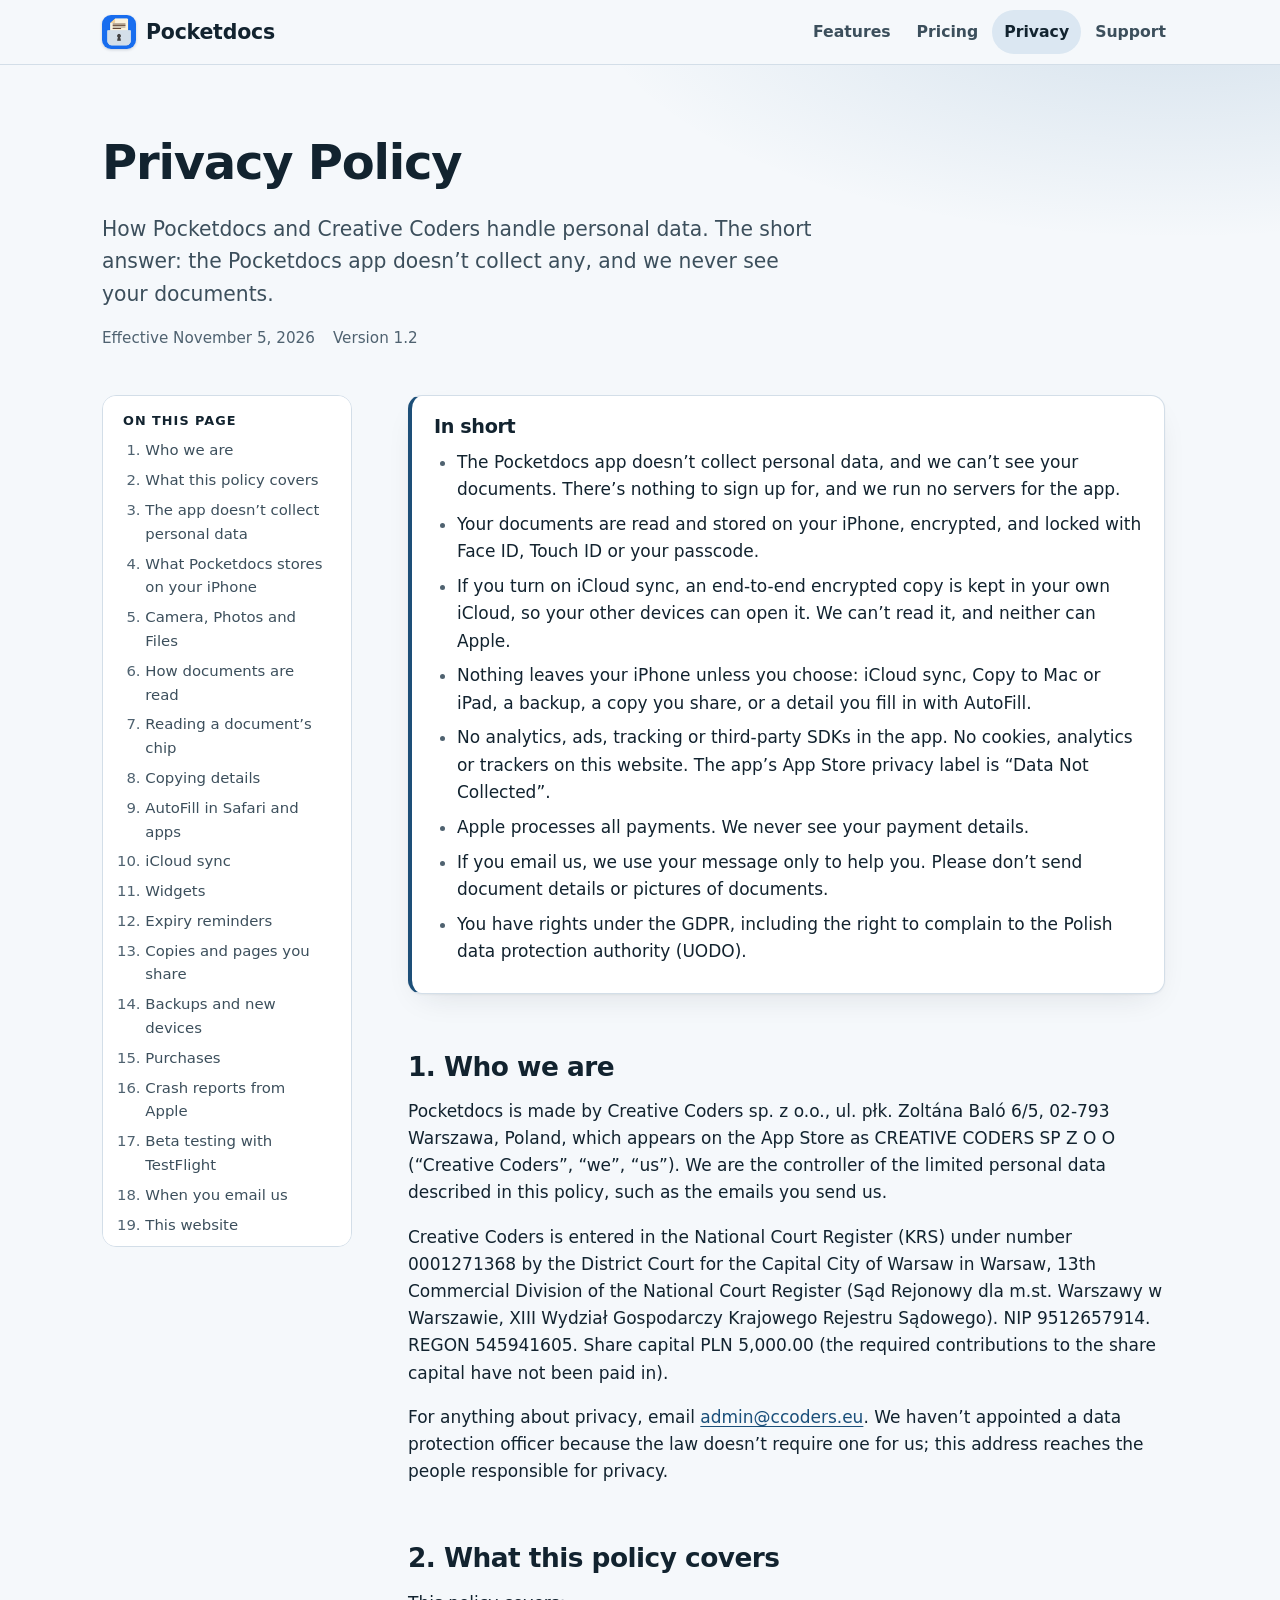
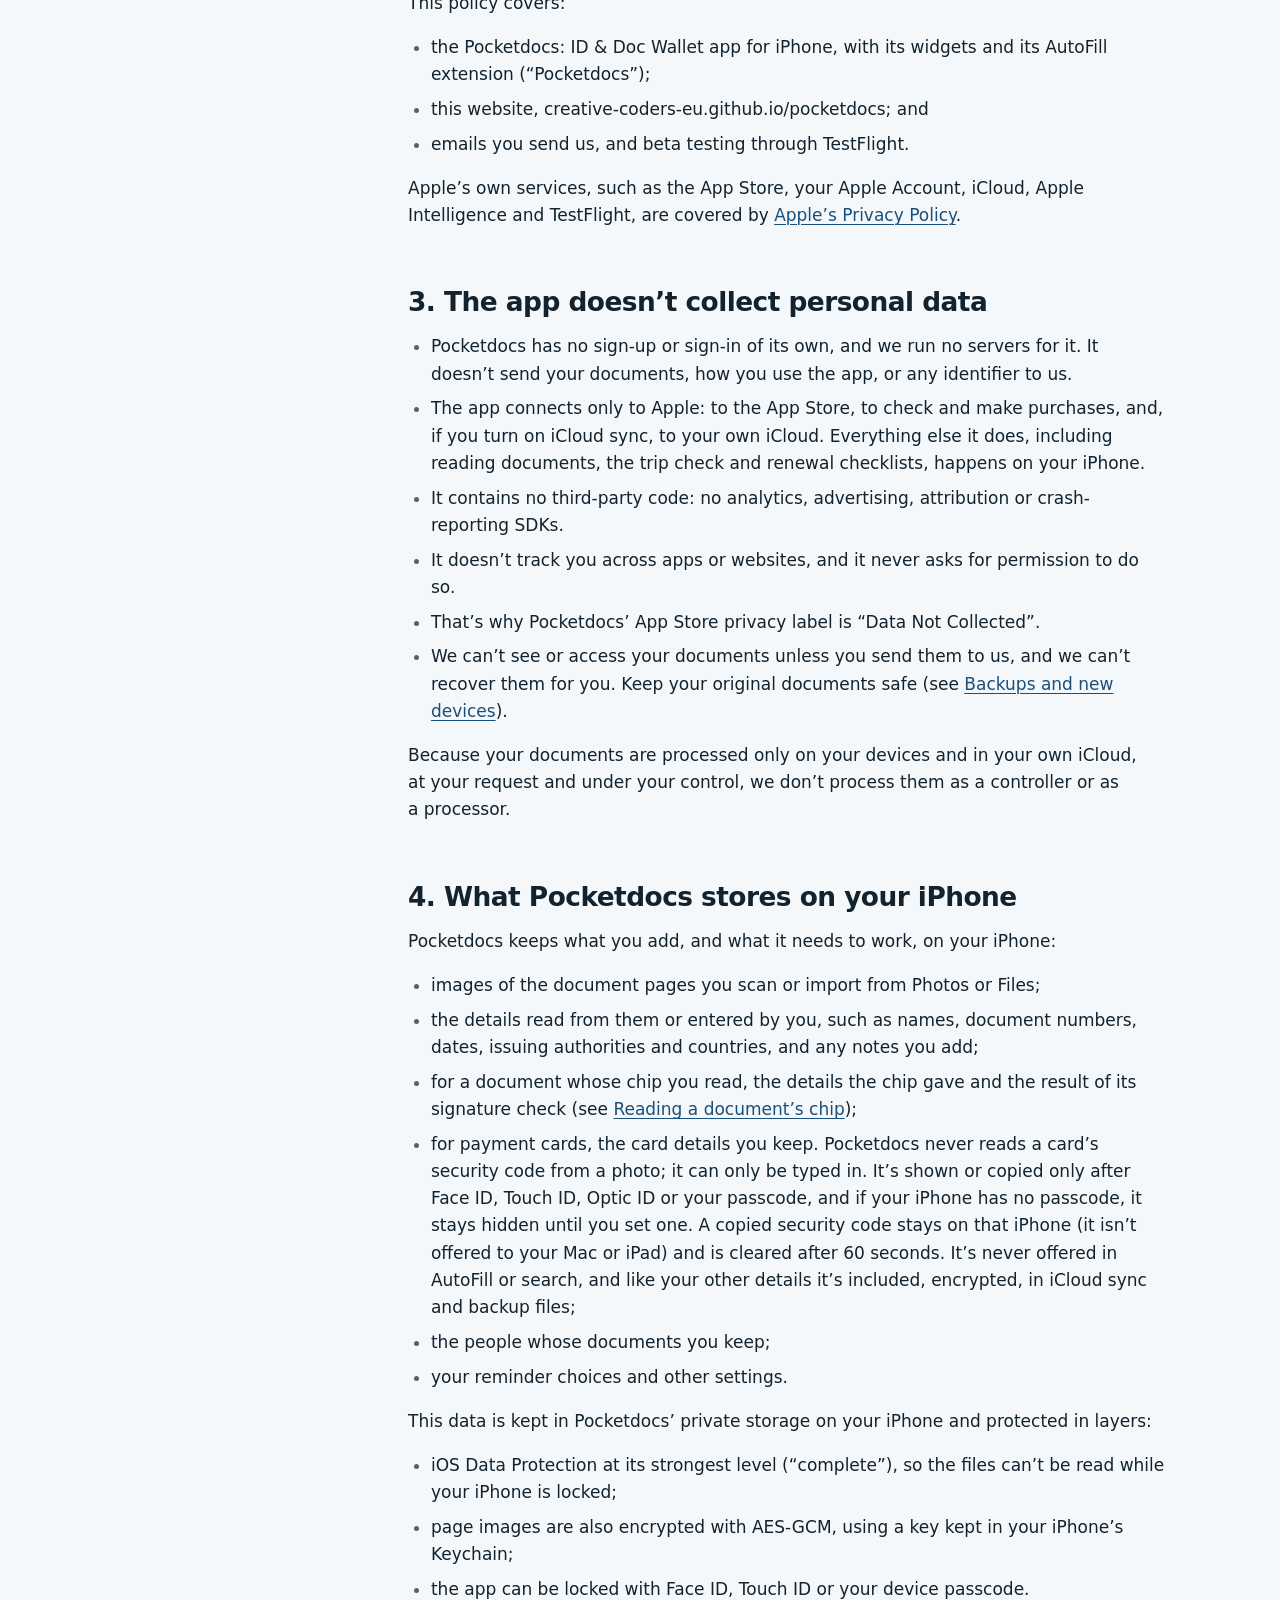
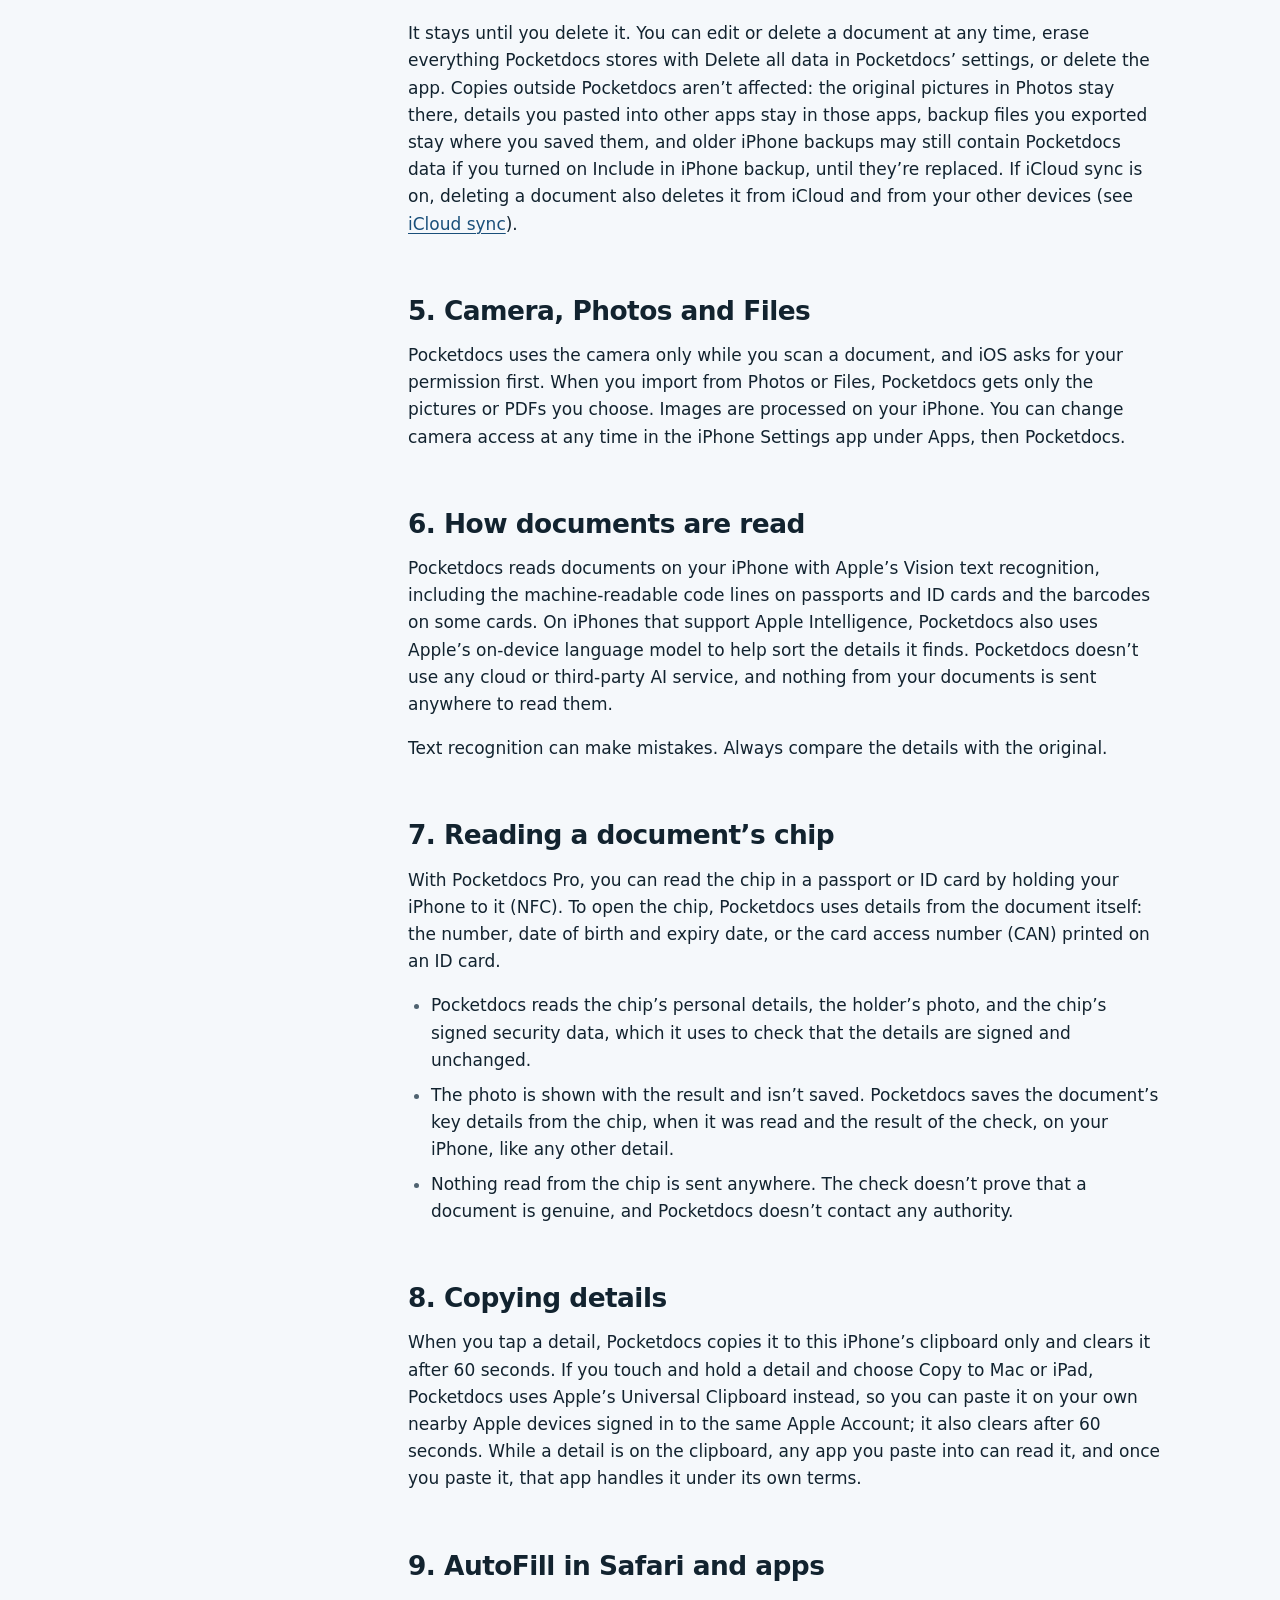
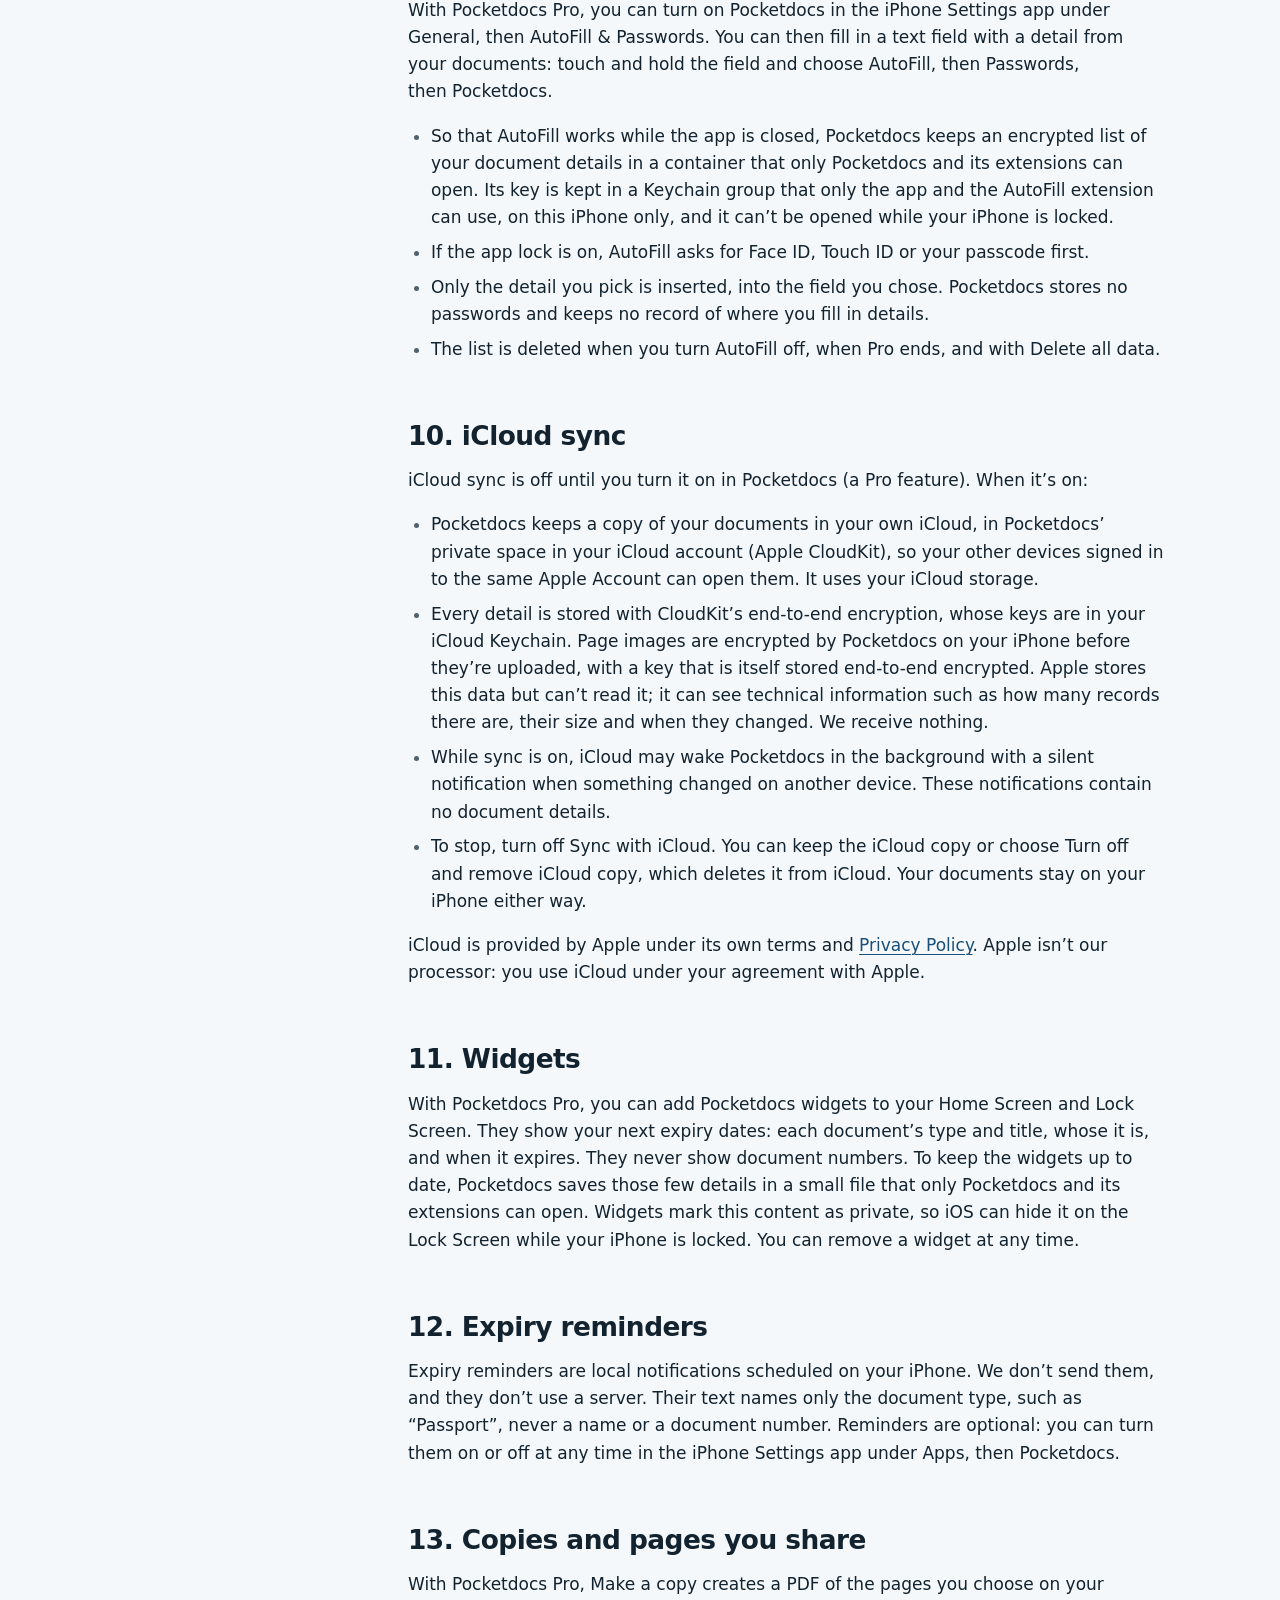
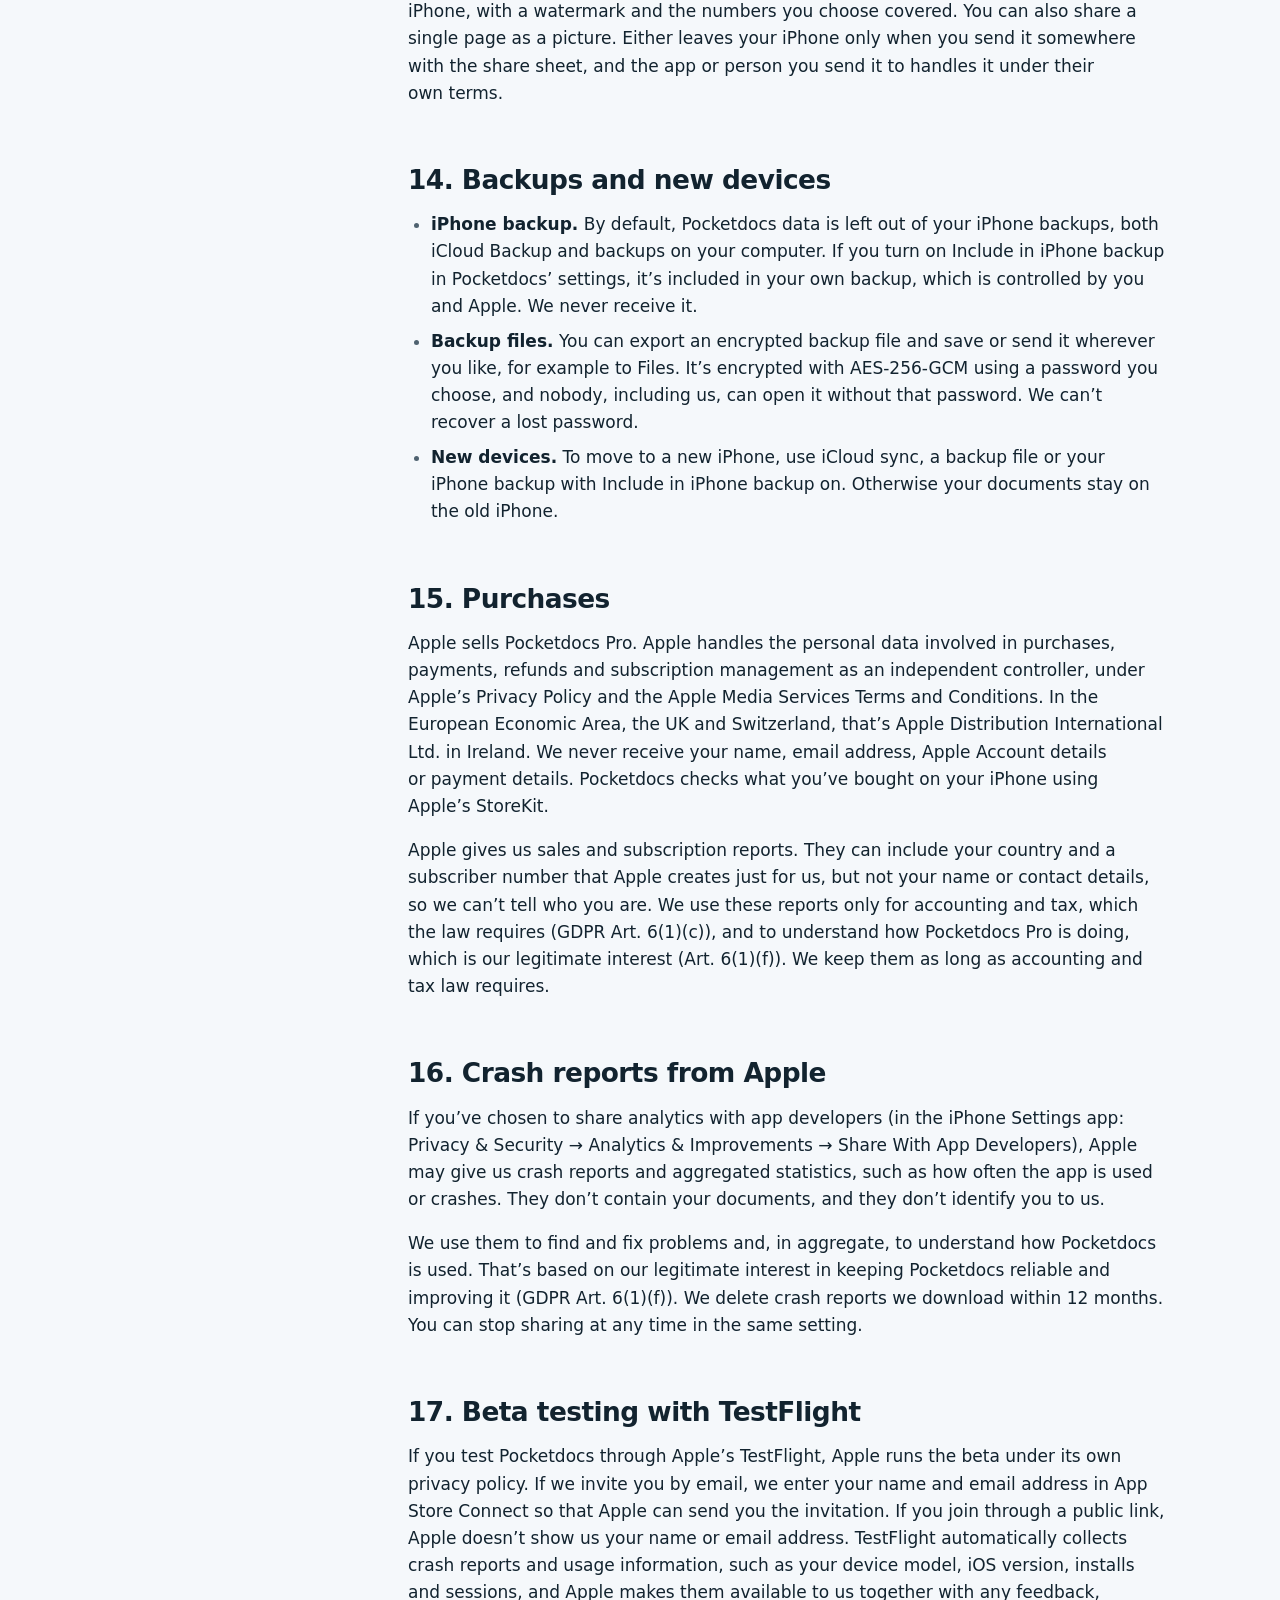
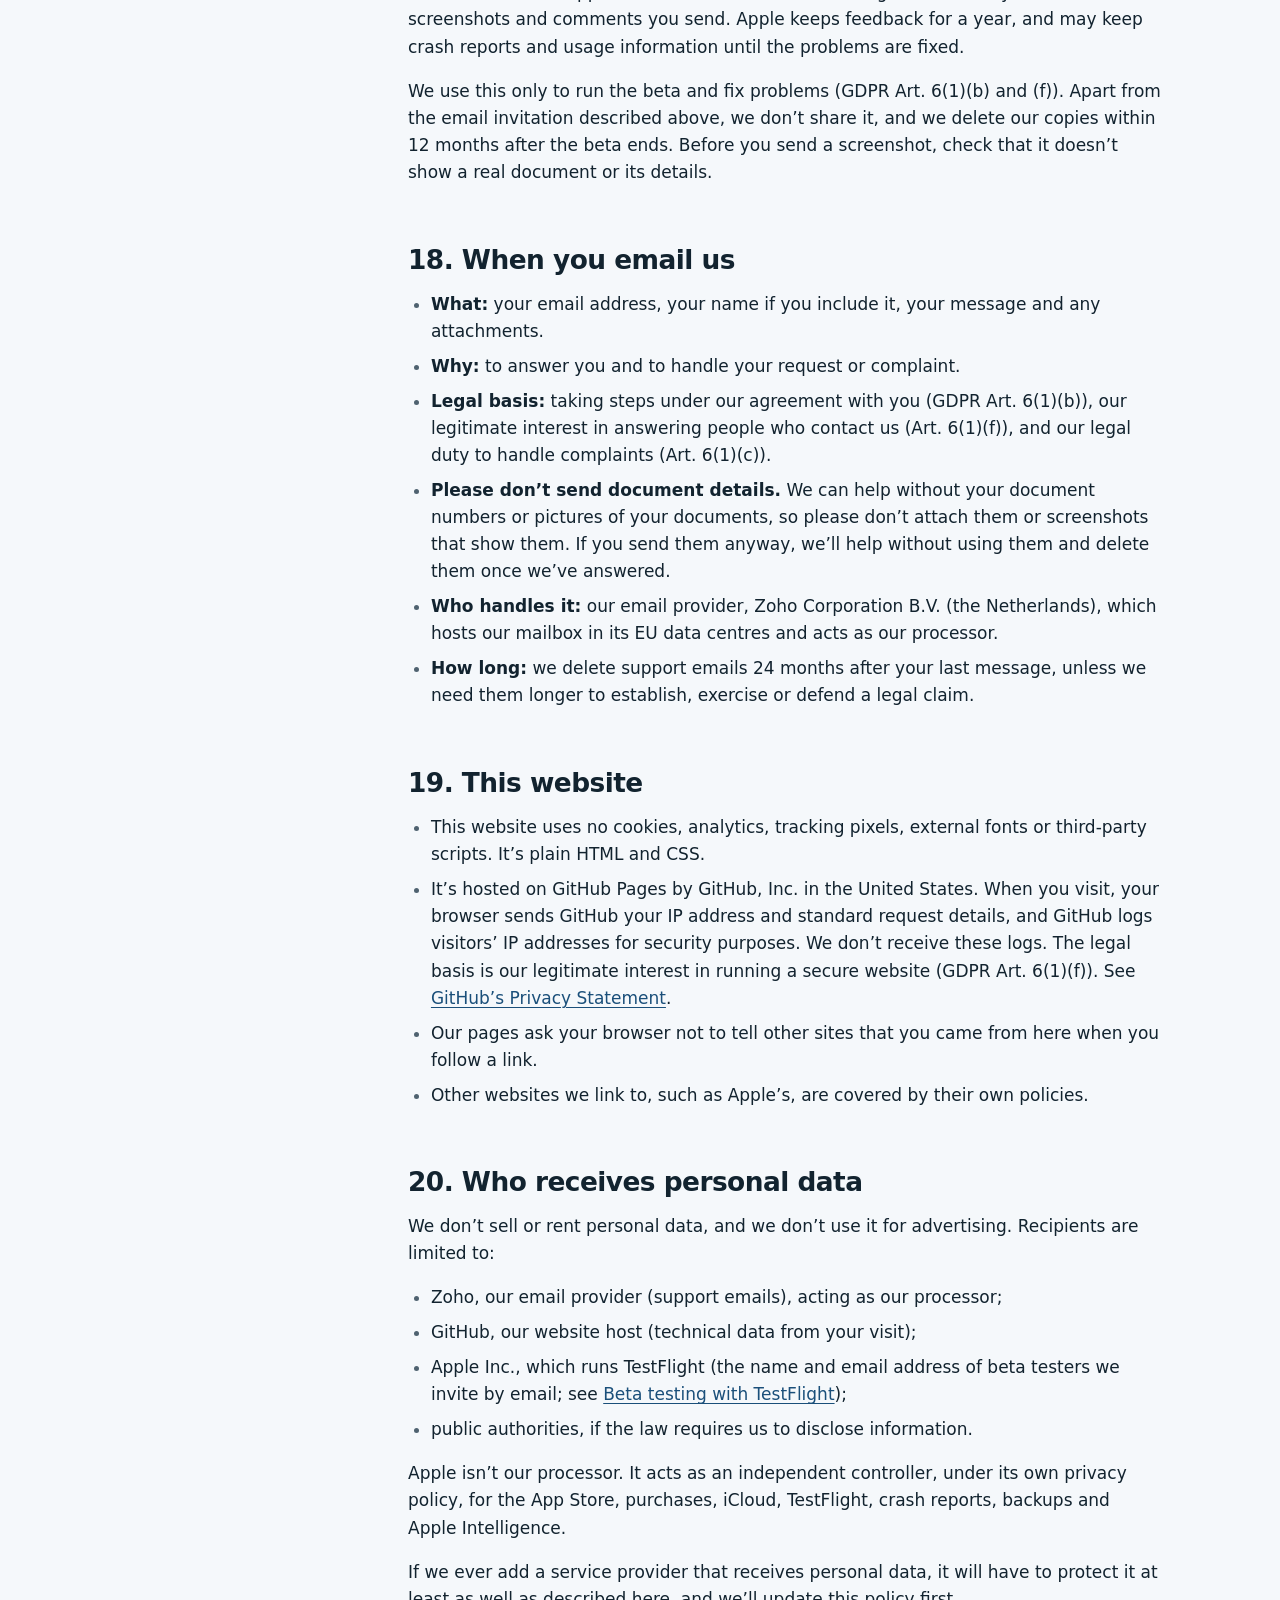
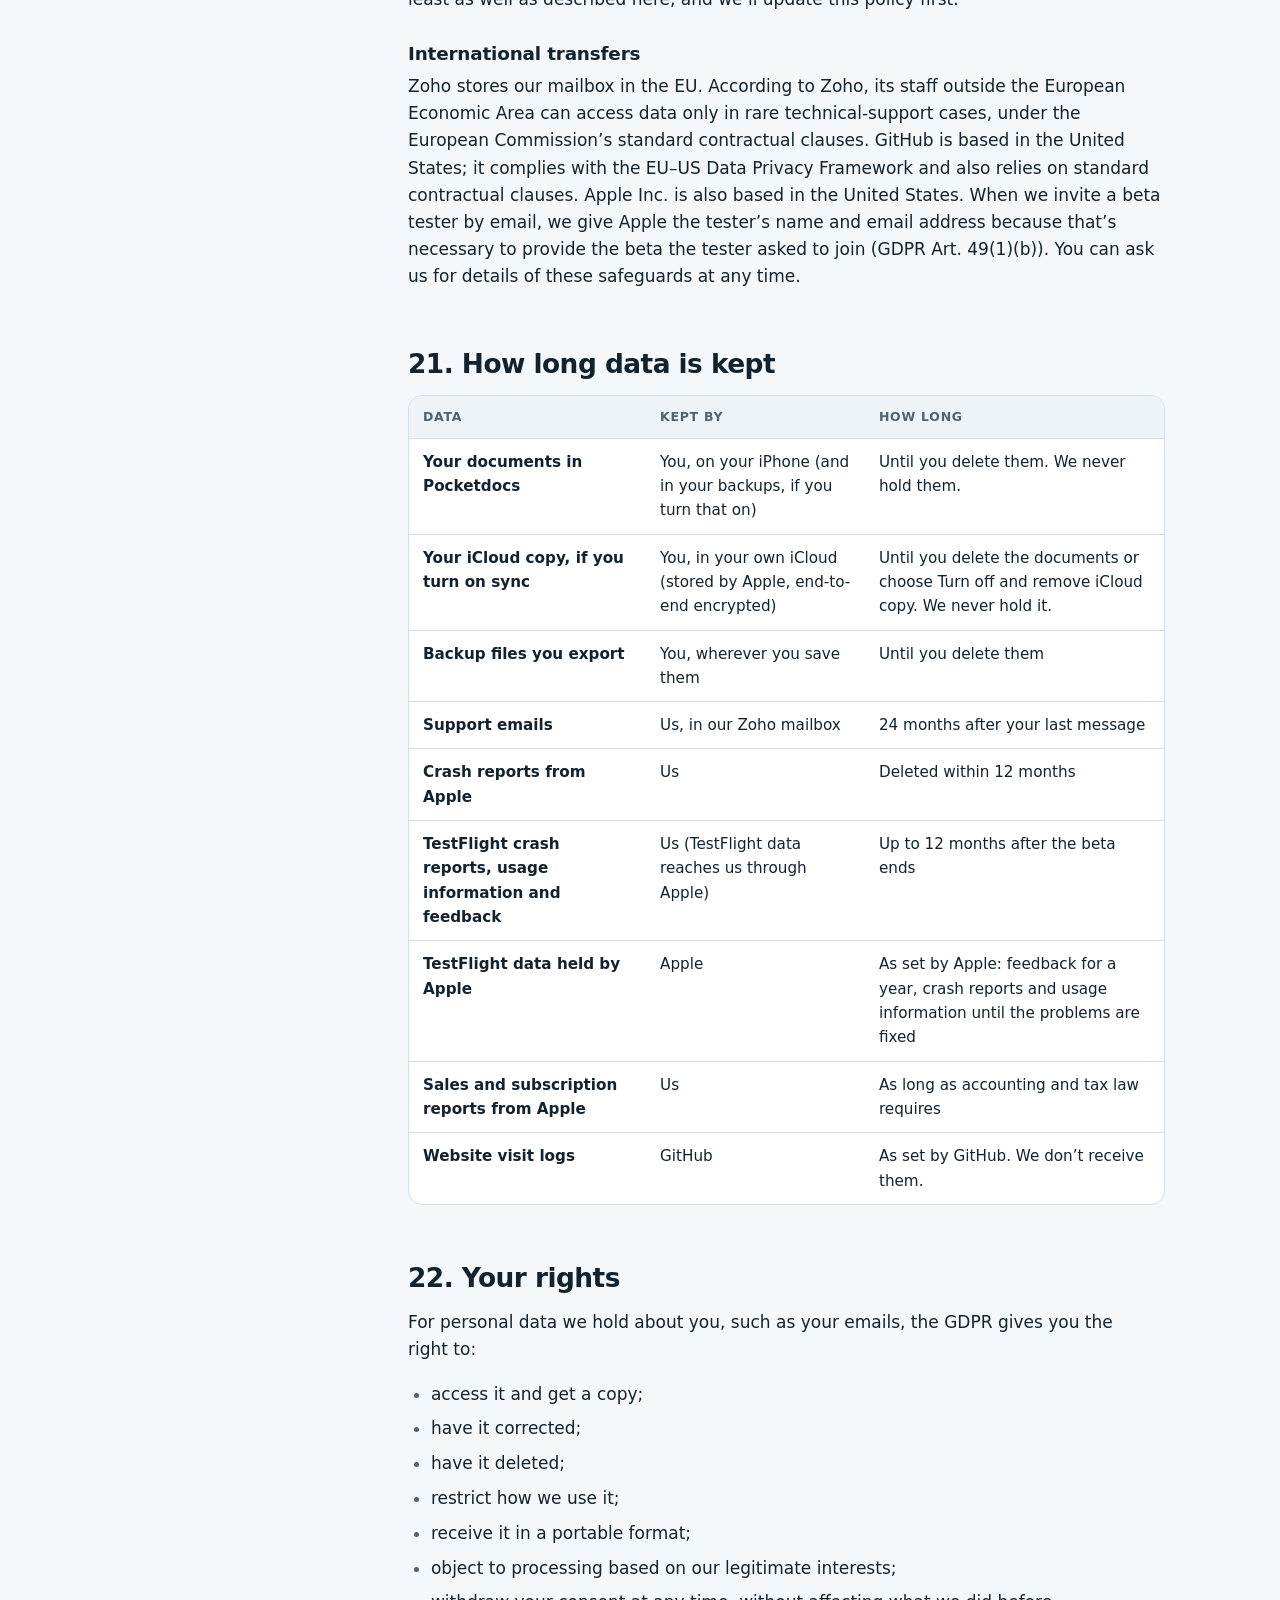
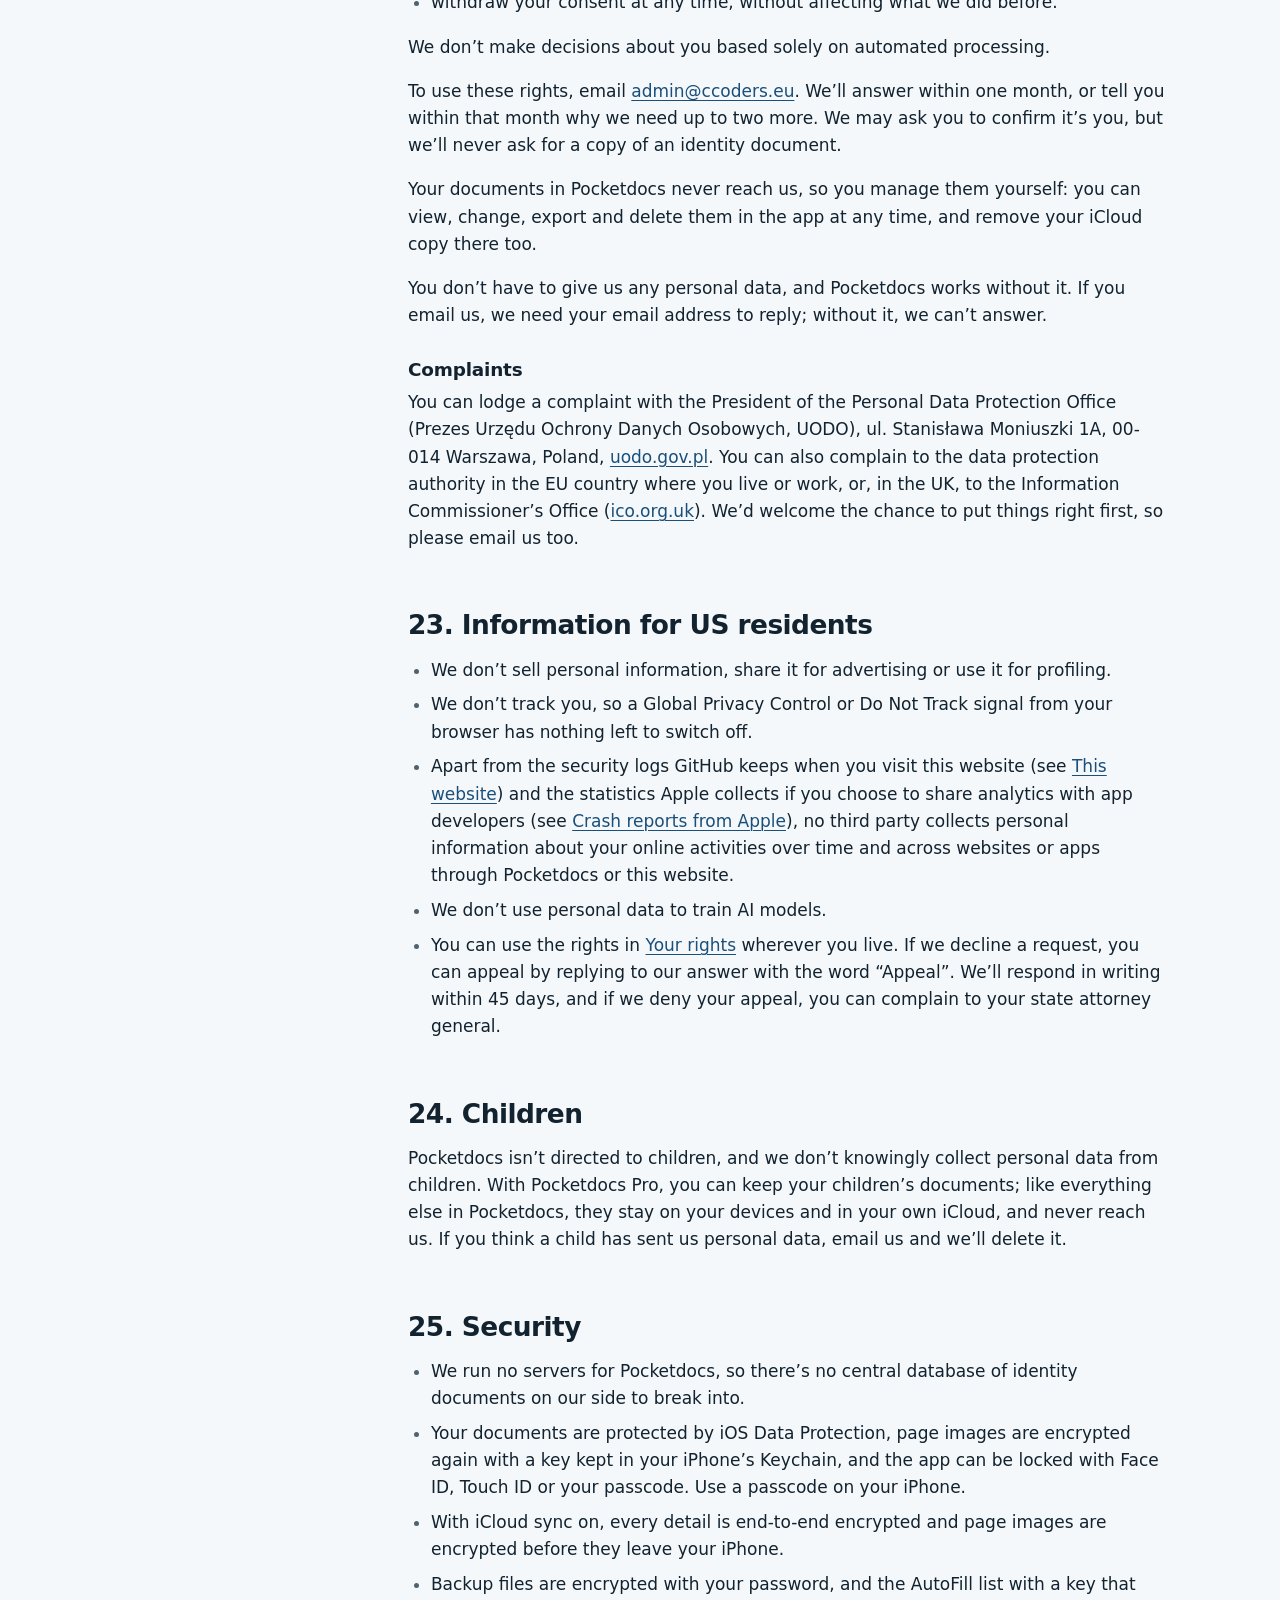
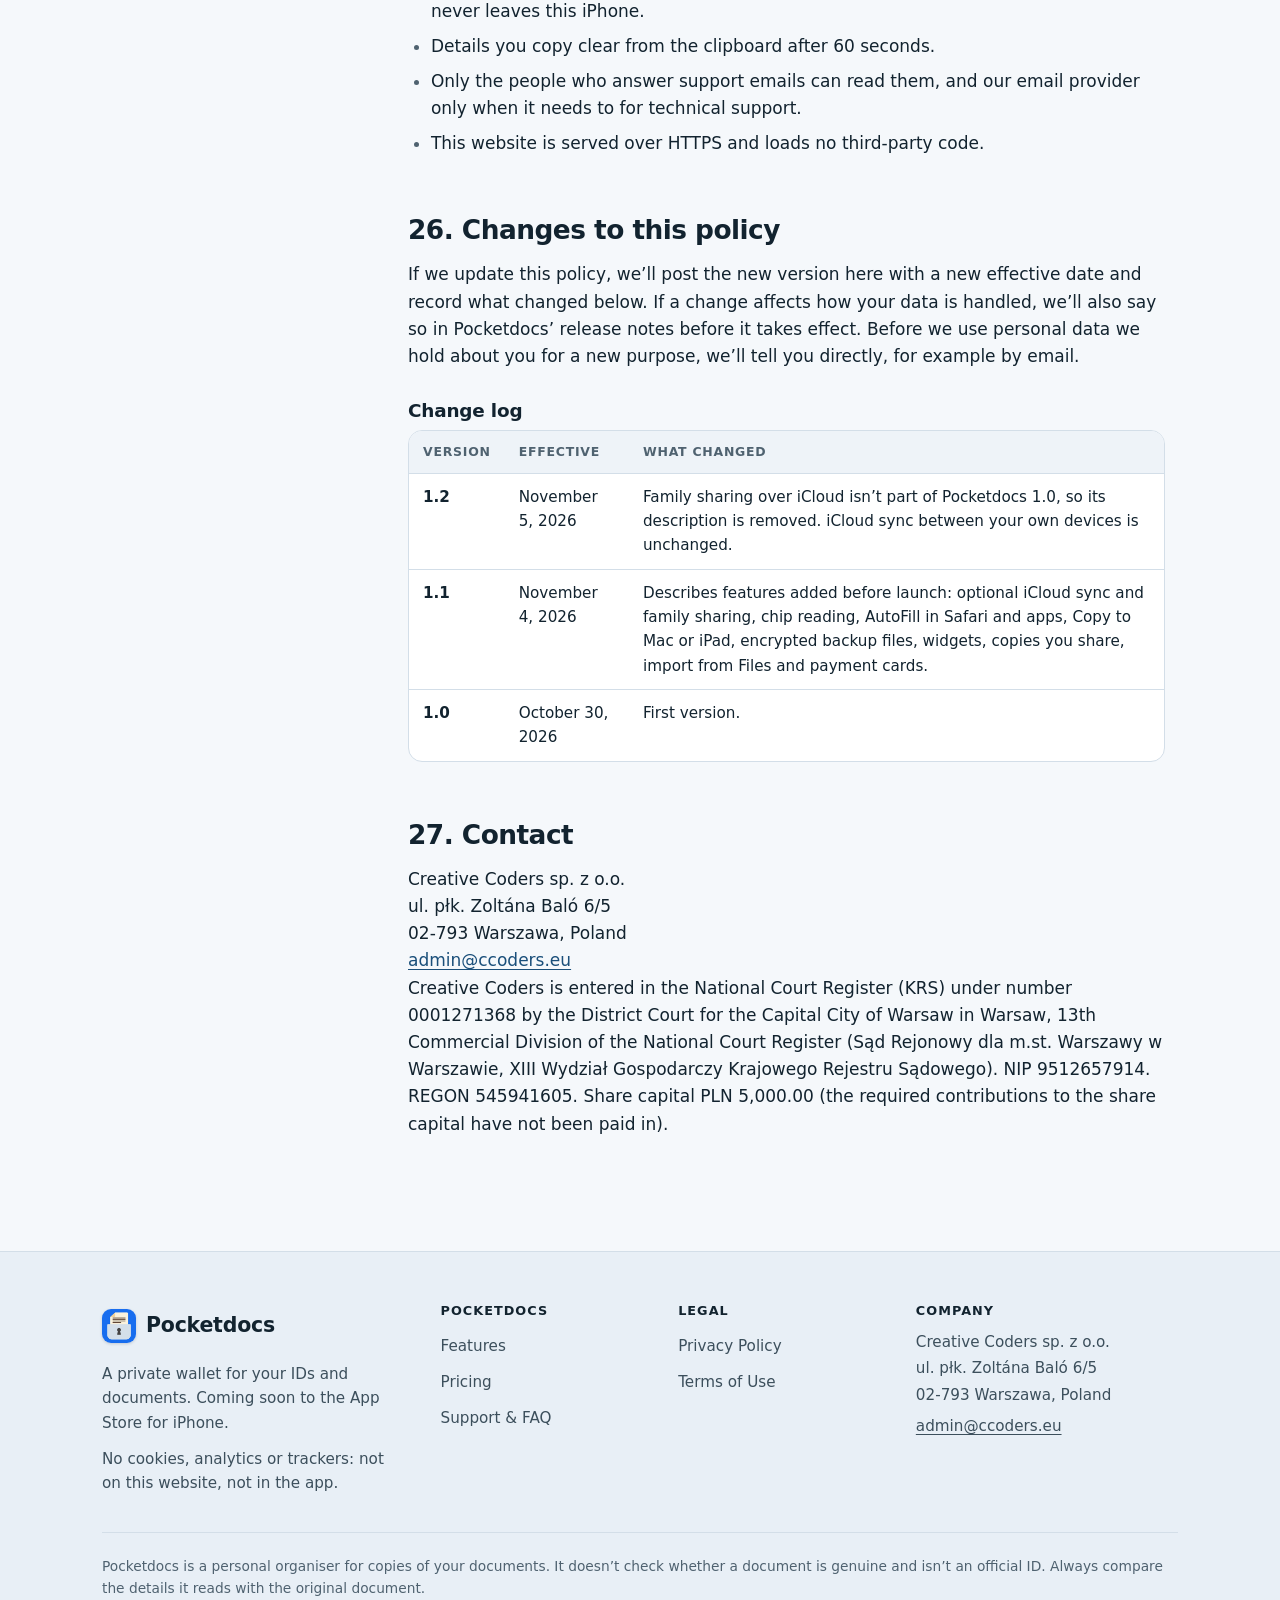
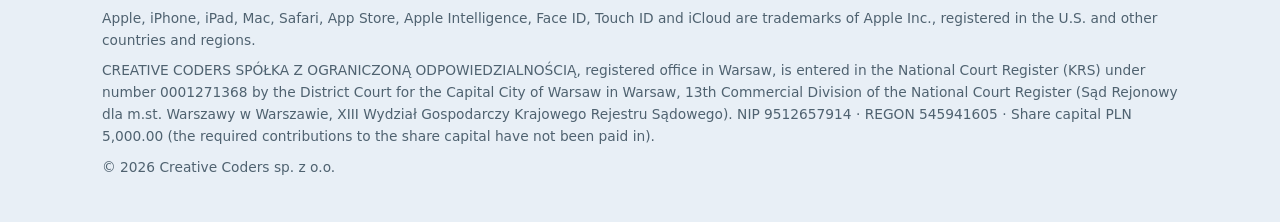
<file: privacy/index.html>
<!doctype html>
<html lang="en">
<head>
  <meta charset="utf-8">
  <meta name="viewport" content="width=device-width, initial-scale=1">
  <title>Privacy Policy · Pocketdocs</title>
  <meta name="description" content="How Pocketdocs handles personal data: the app collects none. Documents are read and stored on your iPhone, optional iCloud sync is end-to-end encrypted, Apple processes payments, and there is no tracking. GDPR rights and contact details.">
  <link rel="canonical" href="https://creative-coders-eu.github.io/pocketdocs/privacy/">
  <meta name="color-scheme" content="light dark">
  <meta name="theme-color" content="#f5f8fb" media="(prefers-color-scheme: light)">
  <meta name="theme-color" content="#0c1218" media="(prefers-color-scheme: dark)">
  <meta name="referrer" content="no-referrer">
  <meta http-equiv="Content-Security-Policy" content="default-src 'none'; style-src 'self'; img-src 'self'; base-uri 'none'; form-action 'none'">
  <meta property="og:type" content="website">
  <meta property="og:site_name" content="Pocketdocs">
  <meta property="og:title" content="Privacy Policy · Pocketdocs">
  <meta property="og:description" content="How Pocketdocs handles personal data: the app collects none. Documents are read and stored on your iPhone, optional iCloud sync is end-to-end encrypted, Apple processes payments, and there is no tracking. GDPR rights and contact details.">
  <meta property="og:url" content="https://creative-coders-eu.github.io/pocketdocs/privacy/">
  <meta property="og:image" content="https://creative-coders-eu.github.io/pocketdocs/assets/pocketdocs-icon-512.png">
  <meta property="og:image:alt" content="The Pocketdocs app icon: a white document with a dark teal padlock on a teal background.">
  <meta name="twitter:card" content="summary">
  <link rel="icon" href="../favicon.ico" sizes="32x32">
  <link rel="icon" href="../favicon.svg" type="image/svg+xml">
  <link rel="apple-touch-icon" href="../apple-touch-icon.png">
  <link rel="stylesheet" href="../assets/site.css">
</head>
<body>
  <a class="skip-link" href="#main">Skip to content</a>
  <header class="site-header">
    <div class="wrap header-inner">
      <a class="brand" href="../">
        <img class="brand-mark" src="../favicon.svg" alt="" width="34" height="34">
        <span>Pocketdocs</span>
      </a>
      <nav class="site-nav" aria-label="Main">
        <ul>
          <li><a href="../#features">Features</a></li>
          <li><a href="../#pricing">Pricing</a></li>
          <li><a href="../privacy/" aria-current="page">Privacy</a></li>
          <li><a href="../support/">Support</a></li>
        </ul>
      </nav>
    </div>
  </header>
  <main id="main">
    <div class="page-hero">
      <div class="wrap">
        <h1>Privacy Policy</h1>
        <p class="lede">How Pocketdocs and Creative Coders handle personal data. The short answer: the Pocketdocs app doesn’t collect any, and we never see your documents.</p>
        <p class="doc-meta"><span>Effective <time datetime="2026-11-05">November 5, 2026</time></span><span>Version 1.2</span></p>
      </div>
    </div>

    <div class="doc">
      <div class="wrap doc-layout">
        <nav class="toc" aria-labelledby="toc-title">
          <h2 id="toc-title">On this page</h2>
          <ol>
            <li><a href="#who-we-are">Who we are</a></li>
            <li><a href="#scope">What this policy covers</a></li>
            <li><a href="#no-collection">The app doesn’t collect personal data</a></li>
            <li><a href="#on-device">What Pocketdocs stores on your iPhone</a></li>
            <li><a href="#camera-photos">Camera, Photos and Files</a></li>
            <li><a href="#reading">How documents are read</a></li>
            <li><a href="#chip">Reading a document’s chip</a></li>
            <li><a href="#clipboard">Copying details</a></li>
            <li><a href="#autofill">AutoFill in Safari and apps</a></li>
            <li><a href="#icloud">iCloud sync</a></li>
            <li><a href="#widgets">Widgets</a></li>
            <li><a href="#notifications">Expiry reminders</a></li>
            <li><a href="#sharing-out">Copies and pages you share</a></li>
            <li><a href="#backups">Backups and new devices</a></li>
            <li><a href="#purchases">Purchases</a></li>
            <li><a href="#diagnostics">Crash reports from Apple</a></li>
            <li><a href="#testflight">Beta testing with TestFlight</a></li>
            <li><a href="#support-email">When you email us</a></li>
            <li><a href="#website">This website</a></li>
            <li><a href="#recipients">Who receives personal data</a></li>
            <li><a href="#retention">How long data is kept</a></li>
            <li><a href="#your-rights">Your rights</a></li>
            <li><a href="#us-residents">Information for US residents</a></li>
            <li><a href="#children">Children</a></li>
            <li><a href="#security">Security</a></li>
            <li><a href="#changes">Changes to this policy</a></li>
            <li><a href="#contact">Contact</a></li>
          </ol>
        </nav>

        <article class="prose">
          <section class="callout teal" aria-labelledby="in-short">
            <h2 id="in-short">In short</h2>
            <ul>
              <li>The Pocketdocs app doesn’t collect personal data, and we can’t see your documents. There’s nothing to sign up for, and we run no servers for the app.</li>
              <li>Your documents are read and stored on your iPhone, encrypted, and locked with Face ID, Touch ID or your passcode.</li>
              <li>If you turn on iCloud sync, an end-to-end encrypted copy is kept in your own iCloud, so your other devices can open it. We can’t read it, and neither can Apple.</li>
              <li>Nothing leaves your iPhone unless you choose: iCloud sync, Copy to Mac or iPad, a backup, a copy you share, or a detail you fill in with AutoFill.</li>
              <li>No analytics, ads, tracking or third-party SDKs in the app. No cookies, analytics or trackers on this website. The app’s App Store privacy label is “Data Not Collected”.</li>
              <li>Apple processes all payments. We never see your payment details.</li>
              <li>If you email us, we use your message only to help you. Please don’t send document details or pictures of documents.</li>
              <li>You have rights under the GDPR, including the right to complain to the Polish data protection authority (UODO).</li>
            </ul>
          </section>

          <h2 id="who-we-are">1. Who we are</h2>
          <p>Pocketdocs is made by Creative Coders sp. z o.o., <span lang="pl">ul. płk. Zoltána Baló 6/5, 02-793 Warszawa</span>, Poland, which appears on the App Store as CREATIVE CODERS SP Z O O (“Creative Coders”, “we”, “us”). We are the controller of the limited personal data described in this policy, such as the emails you send us.</p>
          <p>Creative Coders is entered in the National Court Register (KRS) under number 0001271368 by the District Court for the Capital City of Warsaw in Warsaw, 13th Commercial Division of the National Court Register (<span lang="pl">Sąd Rejonowy dla m.st. Warszawy w Warszawie, XIII Wydział Gospodarczy Krajowego Rejestru Sądowego</span>). NIP 9512657914. REGON 545941605. Share capital PLN 5,000.00 (the required contributions to the share capital have not been paid in).</p>
          <p>For anything about privacy, email <a href="mailto:admin@ccoders.eu">admin@ccoders.eu</a>. We haven’t appointed a data protection officer because the law doesn’t require one for us; this address reaches the people responsible for privacy.</p>

          <h2 id="scope">2. What this policy covers</h2>
          <p>This policy covers:</p>
          <ul>
            <li>the Pocketdocs: ID &amp; Doc Wallet app for iPhone, with its widgets and its AutoFill extension (“Pocketdocs”);</li>
            <li>this website, creative-coders-eu.github.io/pocketdocs; and</li>
            <li>emails you send us, and beta testing through TestFlight.</li>
          </ul>
          <p>Apple’s own services, such as the App Store, your Apple Account, iCloud, Apple Intelligence and TestFlight, are covered by <a href="https://www.apple.com/legal/privacy/">Apple’s Privacy Policy</a>.</p>

          <h2 id="no-collection">3. The app doesn’t collect personal data</h2>
          <ul>
            <li>Pocketdocs has no sign-up or sign-in of its own, and we run no servers for it. It doesn’t send your documents, how you use the app, or any identifier to us.</li>
            <li>The app connects only to Apple: to the App Store, to check and make purchases, and, if you turn on iCloud sync, to your own iCloud. Everything else it does, including reading documents, the trip check and renewal checklists, happens on your iPhone.</li>
            <li>It contains no third-party code: no analytics, advertising, attribution or crash-reporting SDKs.</li>
            <li>It doesn’t track you across apps or websites, and it never asks for permission to do so.</li>
            <li>That’s why Pocketdocs’ App Store privacy label is “Data Not Collected”.</li>
            <li>We can’t see or access your documents unless you send them to us, and we can’t recover them for you. Keep your original documents safe (see <a href="#backups">Backups and new devices</a>).</li>
          </ul>
          <p>Because your documents are processed only on your devices and in your own iCloud, at your request and under your control, we don’t process them as a controller or as a processor.</p>

          <h2 id="on-device">4. What Pocketdocs stores on your iPhone</h2>
          <p>Pocketdocs keeps what you add, and what it needs to work, on your iPhone:</p>
          <ul>
            <li>images of the document pages you scan or import from Photos or Files;</li>
            <li>the details read from them or entered by you, such as names, document numbers, dates, issuing authorities and countries, and any notes you add;</li>
            <li>for a document whose chip you read, the details the chip gave and the result of its signature check (see <a href="#chip">Reading a document’s chip</a>);</li>
            <li>for payment cards, the card details you keep. Pocketdocs never reads a card’s security code from a photo; it can only be typed in. It’s shown or copied only after Face ID, Touch ID, Optic ID or your passcode, and if your iPhone has no passcode, it stays hidden until you set one. A copied security code stays on that iPhone (it isn’t offered to your Mac or iPad) and is cleared after 60 seconds. It’s never offered in AutoFill or search, and like your other details it’s included, encrypted, in iCloud sync and backup files;</li>
            <li>the people whose documents you keep;</li>
            <li>your reminder choices and other settings.</li>
          </ul>
          <p>This data is kept in Pocketdocs’ private storage on your iPhone and protected in layers:</p>
          <ul>
            <li>iOS Data Protection at its strongest level (“complete”), so the files can’t be read while your iPhone is locked;</li>
            <li>page images are also encrypted with AES-GCM, using a key kept in your iPhone’s Keychain;</li>
            <li>the app can be locked with Face ID, Touch ID or your device passcode.</li>
          </ul>
          <p>It stays until you delete it. You can edit or delete a document at any time, erase everything Pocketdocs stores with Delete all data in Pocketdocs’ settings, or delete the app. Copies outside Pocketdocs aren’t affected: the original pictures in Photos stay there, details you pasted into other apps stay in those apps, backup files you exported stay where you saved them, and older iPhone backups may still contain Pocketdocs data if you turned on Include in iPhone backup, until they’re replaced. If iCloud sync is on, deleting a document also deletes it from iCloud and from your other devices (see <a href="#icloud">iCloud sync</a>).</p>

          <h2 id="camera-photos">5. Camera, Photos and Files</h2>
          <p>Pocketdocs uses the camera only while you scan a document, and iOS asks for your permission first. When you import from Photos or Files, Pocketdocs gets only the pictures or PDFs you choose. Images are processed on your iPhone. You can change camera access at any time in the iPhone Settings app under Apps, then Pocketdocs.</p>

          <h2 id="reading">6. How documents are read</h2>
          <p>Pocketdocs reads documents on your iPhone with Apple’s Vision text recognition, including the machine-readable code lines on passports and ID cards and the barcodes on some cards. On iPhones that support Apple Intelligence, Pocketdocs also uses Apple’s on-device language model to help sort the details it finds. Pocketdocs doesn’t use any cloud or third-party AI service, and nothing from your documents is sent anywhere to read them.</p>
          <p>Text recognition can make mistakes. Always compare the details with the original.</p>

          <h2 id="chip">7. Reading a document’s chip</h2>
          <p>With Pocketdocs Pro, you can read the chip in a passport or ID card by holding your iPhone to it (NFC). To open the chip, Pocketdocs uses details from the document itself: the number, date of birth and expiry date, or the card access number (CAN) printed on an ID card.</p>
          <ul>
            <li>Pocketdocs reads the chip’s personal details, the holder’s photo, and the chip’s signed security data, which it uses to check that the details are signed and unchanged.</li>
            <li>The photo is shown with the result and isn’t saved. Pocketdocs saves the document’s key details from the chip, when it was read and the result of the check, on your iPhone, like any other detail.</li>
            <li>Nothing read from the chip is sent anywhere. The check doesn’t prove that a document is genuine, and Pocketdocs doesn’t contact any authority.</li>
          </ul>

          <h2 id="clipboard">8. Copying details</h2>
          <p>When you tap a detail, Pocketdocs copies it to this iPhone’s clipboard only and clears it after 60 seconds. If you touch and hold a detail and choose Copy to Mac or iPad, Pocketdocs uses Apple’s Universal Clipboard instead, so you can paste it on your own nearby Apple devices signed in to the same Apple Account; it also clears after 60 seconds. While a detail is on the clipboard, any app you paste into can read it, and once you paste it, that app handles it under its own terms.</p>

          <h2 id="autofill">9. AutoFill in Safari and apps</h2>
          <p>With Pocketdocs Pro, you can turn on Pocketdocs in the iPhone Settings app under General, then AutoFill &amp; Passwords. You can then fill in a text field with a detail from your documents: touch and hold the field and choose AutoFill, then Passwords, then Pocketdocs.</p>
          <ul>
            <li>So that AutoFill works while the app is closed, Pocketdocs keeps an encrypted list of your document details in a container that only Pocketdocs and its extensions can open. Its key is kept in a Keychain group that only the app and the AutoFill extension can use, on this iPhone only, and it can’t be opened while your iPhone is locked.</li>
            <li>If the app lock is on, AutoFill asks for Face ID, Touch ID or your passcode first.</li>
            <li>Only the detail you pick is inserted, into the field you chose. Pocketdocs stores no passwords and keeps no record of where you fill in details.</li>
            <li>The list is deleted when you turn AutoFill off, when Pro ends, and with Delete all data.</li>
          </ul>

          <h2 id="icloud">10. iCloud sync</h2>
          <p>iCloud sync is off until you turn it on in Pocketdocs (a Pro feature). When it’s on:</p>
          <ul>
            <li>Pocketdocs keeps a copy of your documents in your own iCloud, in Pocketdocs’ private space in your iCloud account (Apple CloudKit), so your other devices signed in to the same Apple Account can open them. It uses your iCloud storage.</li>
            <li>Every detail is stored with CloudKit’s end-to-end encryption, whose keys are in your iCloud Keychain. Page images are encrypted by Pocketdocs on your iPhone before they’re uploaded, with a key that is itself stored end-to-end encrypted. Apple stores this data but can’t read it; it can see technical information such as how many records there are, their size and when they changed. We receive nothing.</li>
            <li>While sync is on, iCloud may wake Pocketdocs in the background with a silent notification when something changed on another device. These notifications contain no document details.</li>
            <li>To stop, turn off Sync with iCloud. You can keep the iCloud copy or choose Turn off and remove iCloud copy, which deletes it from iCloud. Your documents stay on your iPhone either way.</li>
          </ul>
          <p>iCloud is provided by Apple under its own terms and <a href="https://www.apple.com/legal/privacy/">Privacy Policy</a>. Apple isn’t our processor: you use iCloud under your agreement with Apple.</p>

          <h2 id="widgets">11. Widgets</h2>
          <p>With Pocketdocs Pro, you can add Pocketdocs widgets to your Home Screen and Lock Screen. They show your next expiry dates: each document’s type and title, whose it is, and when it expires. They never show document numbers. To keep the widgets up to date, Pocketdocs saves those few details in a small file that only Pocketdocs and its extensions can open. Widgets mark this content as private, so iOS can hide it on the Lock Screen while your iPhone is locked. You can remove a widget at any time.</p>

          <h2 id="notifications">12. Expiry reminders</h2>
          <p>Expiry reminders are local notifications scheduled on your iPhone. We don’t send them, and they don’t use a server. Their text names only the document type, such as “Passport”, never a name or a document number. Reminders are optional: you can turn them on or off at any time in the iPhone Settings app under Apps, then Pocketdocs.</p>

          <h2 id="sharing-out">13. Copies and pages you share</h2>
          <p>With Pocketdocs Pro, Make a copy creates a PDF of the pages you choose on your iPhone, with a watermark and the numbers you choose covered. You can also share a single page as a picture. Either leaves your iPhone only when you send it somewhere with the share sheet, and the app or person you send it to handles it under their own terms.</p>

          <h2 id="backups">14. Backups and new devices</h2>
          <ul>
            <li><strong>iPhone backup.</strong> By default, Pocketdocs data is left out of your iPhone backups, both iCloud Backup and backups on your computer. If you turn on Include in iPhone backup in Pocketdocs’ settings, it’s included in your own backup, which is controlled by you and Apple. We never receive it.</li>
            <li><strong>Backup files.</strong> You can export an encrypted backup file and save or send it wherever you like, for example to Files. It’s encrypted with AES-256-GCM using a password you choose, and nobody, including us, can open it without that password. We can’t recover a lost password.</li>
            <li><strong>New devices.</strong> To move to a new iPhone, use iCloud sync, a backup file or your iPhone backup with Include in iPhone backup on. Otherwise your documents stay on the old iPhone.</li>
          </ul>

          <h2 id="purchases">15. Purchases</h2>
          <p>Apple sells Pocketdocs Pro. Apple handles the personal data involved in purchases, payments, refunds and subscription management as an independent controller, under Apple’s Privacy Policy and the Apple Media Services Terms and Conditions. In the European Economic Area, the UK and Switzerland, that’s Apple Distribution International Ltd. in Ireland. We never receive your name, email address, Apple Account details or payment details. Pocketdocs checks what you’ve bought on your iPhone using Apple’s StoreKit.</p>
          <p>Apple gives us sales and subscription reports. They can include your country and a subscriber number that Apple creates just for us, but not your name or contact details, so we can’t tell who you are. We use these reports only for accounting and tax, which the law requires (GDPR Art. 6(1)(c)), and to understand how Pocketdocs Pro is doing, which is our legitimate interest (Art. 6(1)(f)). We keep them as long as accounting and tax law requires.</p>

          <h2 id="diagnostics">16. Crash reports from Apple</h2>
          <p>If you’ve chosen to share analytics with app developers (in the iPhone Settings app: Privacy &amp; Security → Analytics &amp; Improvements → Share With App Developers), Apple may give us crash reports and aggregated statistics, such as how often the app is used or crashes. They don’t contain your documents, and they don’t identify you to us.</p>
          <p>We use them to find and fix problems and, in aggregate, to understand how Pocketdocs is used. That’s based on our legitimate interest in keeping Pocketdocs reliable and improving it (GDPR Art. 6(1)(f)). We delete crash reports we download within 12 months. You can stop sharing at any time in the same setting.</p>

          <h2 id="testflight">17. Beta testing with TestFlight</h2>
          <p>If you test Pocketdocs through Apple’s TestFlight, Apple runs the beta under its own privacy policy. If we invite you by email, we enter your name and email address in App Store Connect so that Apple can send you the invitation. If you join through a public link, Apple doesn’t show us your name or email address. TestFlight automatically collects crash reports and usage information, such as your device model, iOS version, installs and sessions, and Apple makes them available to us together with any feedback, screenshots and comments you send. Apple keeps feedback for a year, and may keep crash reports and usage information until the problems are fixed.</p>
          <p>We use this only to run the beta and fix problems (GDPR Art. 6(1)(b) and (f)). Apart from the email invitation described above, we don’t share it, and we delete our copies within 12 months after the beta ends. Before you send a screenshot, check that it doesn’t show a real document or its details.</p>

          <h2 id="support-email">18. When you email us</h2>
          <ul>
            <li><strong>What:</strong> your email address, your name if you include it, your message and any attachments.</li>
            <li><strong>Why:</strong> to answer you and to handle your request or complaint.</li>
            <li><strong>Legal basis:</strong> taking steps under our agreement with you (GDPR Art. 6(1)(b)), our legitimate interest in answering people who contact us (Art. 6(1)(f)), and our legal duty to handle complaints (Art. 6(1)(c)).</li>
            <li><strong>Please don’t send document details.</strong> We can help without your document numbers or pictures of your documents, so please don’t attach them or screenshots that show them. If you send them anyway, we’ll help without using them and delete them once we’ve answered.</li>
            <li><strong>Who handles it:</strong> our email provider, Zoho Corporation B.V. (the Netherlands), which hosts our mailbox in its EU data centres and acts as our processor.</li>
            <li><strong>How long:</strong> we delete support emails 24 months after your last message, unless we need them longer to establish, exercise or defend a legal claim.</li>
          </ul>

          <h2 id="website">19. This website</h2>
          <ul>
            <li>This website uses no cookies, analytics, tracking pixels, external fonts or third-party scripts. It’s plain HTML and CSS.</li>
            <li>It’s hosted on GitHub Pages by GitHub, Inc. in the United States. When you visit, your browser sends GitHub your IP address and standard request details, and GitHub logs visitors’ IP addresses for security purposes. We don’t receive these logs. The legal basis is our legitimate interest in running a secure website (GDPR Art. 6(1)(f)). See <a href="https://docs.github.com/en/site-policy/privacy-policies/github-general-privacy-statement">GitHub’s Privacy Statement</a>.</li>
            <li>Our pages ask your browser not to tell other sites that you came from here when you follow a link.</li>
            <li>Other websites we link to, such as Apple’s, are covered by their own policies.</li>
          </ul>

          <h2 id="recipients">20. Who receives personal data</h2>
          <p>We don’t sell or rent personal data, and we don’t use it for advertising. Recipients are limited to:</p>
          <ul>
            <li>Zoho, our email provider (support emails), acting as our processor;</li>
            <li>GitHub, our website host (technical data from your visit);</li>
            <li>Apple Inc., which runs TestFlight (the name and email address of beta testers we invite by email; see <a href="#testflight">Beta testing with TestFlight</a>);</li>
            <li>public authorities, if the law requires us to disclose information.</li>
          </ul>
          <p>Apple isn’t our processor. It acts as an independent controller, under its own privacy policy, for the App Store, purchases, iCloud, TestFlight, crash reports, backups and Apple Intelligence.</p>
          <p>If we ever add a service provider that receives personal data, it will have to protect it at least as well as described here, and we’ll update this policy first.</p>
          <h3 id="transfers">International transfers</h3>
          <p>Zoho stores our mailbox in the EU. According to Zoho, its staff outside the European Economic Area can access data only in rare technical-support cases, under the European Commission’s standard contractual clauses. GitHub is based in the United States; it complies with the EU–US Data Privacy Framework and also relies on standard contractual clauses. Apple Inc. is also based in the United States. When we invite a beta tester by email, we give Apple the tester’s name and email address because that’s necessary to provide the beta the tester asked to join (GDPR Art. 49(1)(b)). You can ask us for details of these safeguards at any time.</p>

          <h2 id="retention">21. How long data is kept</h2>
          <div class="table-wrap">
            <table>
              <thead>
                <tr><th scope="col">Data</th><th scope="col">Kept by</th><th scope="col">How long</th></tr>
              </thead>
              <tbody>
                <tr><th scope="row">Your documents in Pocketdocs</th><td>You, on your iPhone (and in your backups, if you turn that on)</td><td>Until you delete them. We never hold them.</td></tr>
                <tr><th scope="row">Your iCloud copy, if you turn on sync</th><td>You, in your own iCloud (stored by Apple, end-to-end encrypted)</td><td>Until you delete the documents or choose Turn off and remove iCloud copy. We never hold it.</td></tr>
                <tr><th scope="row">Backup files you export</th><td>You, wherever you save them</td><td>Until you delete them</td></tr>
                <tr><th scope="row">Support emails</th><td>Us, in our Zoho mailbox</td><td>24 months after your last message</td></tr>
                <tr><th scope="row">Crash reports from Apple</th><td>Us</td><td>Deleted within 12 months</td></tr>
                <tr><th scope="row">TestFlight crash reports, usage information and feedback</th><td>Us (TestFlight data reaches us through Apple)</td><td>Up to 12 months after the beta ends</td></tr>
                <tr><th scope="row">TestFlight data held by Apple</th><td>Apple</td><td>As set by Apple: feedback for a year, crash reports and usage information until the problems are fixed</td></tr>
                <tr><th scope="row">Sales and subscription reports from Apple</th><td>Us</td><td>As long as accounting and tax law requires</td></tr>
                <tr><th scope="row">Website visit logs</th><td>GitHub</td><td>As set by GitHub. We don’t receive them.</td></tr>
              </tbody>
            </table>
          </div>

          <h2 id="your-rights">22. Your rights</h2>
          <p>For personal data we hold about you, such as your emails, the GDPR gives you the right to:</p>
          <ul>
            <li>access it and get a copy;</li>
            <li>have it corrected;</li>
            <li>have it deleted;</li>
            <li>restrict how we use it;</li>
            <li>receive it in a portable format;</li>
            <li>object to processing based on our legitimate interests;</li>
            <li>withdraw your consent at any time, without affecting what we did before.</li>
          </ul>
          <p>We don’t make decisions about you based solely on automated processing.</p>
          <p>To use these rights, email <a href="mailto:admin@ccoders.eu">admin@ccoders.eu</a>. We’ll answer within one month, or tell you within that month why we need up to two more. We may ask you to confirm it’s you, but we’ll never ask for a copy of an identity document.</p>
          <p>Your documents in Pocketdocs never reach us, so you manage them yourself: you can view, change, export and delete them in the app at any time, and remove your iCloud copy there too.</p>
          <p>You don’t have to give us any personal data, and Pocketdocs works without it. If you email us, we need your email address to reply; without it, we can’t answer.</p>
          <h3 id="complaints">Complaints</h3>
          <p>You can lodge a complaint with the President of the Personal Data Protection Office (<span lang="pl">Prezes Urzędu Ochrony Danych Osobowych</span>, UODO), <span lang="pl">ul. Stanisława Moniuszki 1A, 00-014 Warszawa</span>, Poland, <a href="https://uodo.gov.pl/en">uodo.gov.pl</a>. You can also complain to the data protection authority in the EU country where you live or work, or, in the UK, to the Information Commissioner’s Office (<a href="https://ico.org.uk">ico.org.uk</a>). We’d welcome the chance to put things right first, so please email us too.</p>

          <h2 id="us-residents">23. Information for US residents</h2>
          <ul>
            <li>We don’t sell personal information, share it for advertising or use it for profiling.</li>
            <li>We don’t track you, so a Global Privacy Control or Do Not Track signal from your browser has nothing left to switch off.</li>
            <li>Apart from the security logs GitHub keeps when you visit this website (see <a href="#website">This website</a>) and the statistics Apple collects if you choose to share analytics with app developers (see <a href="#diagnostics">Crash reports from Apple</a>), no third party collects personal information about your online activities over time and across websites or apps through Pocketdocs or this website.</li>
            <li>We don’t use personal data to train AI models.</li>
            <li>You can use the rights in <a href="#your-rights">Your rights</a> wherever you live. If we decline a request, you can appeal by replying to our answer with the word “Appeal”. We’ll respond in writing within 45 days, and if we deny your appeal, you can complain to your state attorney general.</li>
          </ul>

          <h2 id="children">24. Children</h2>
          <p>Pocketdocs isn’t directed to children, and we don’t knowingly collect personal data from children. With Pocketdocs Pro, you can keep your children’s documents; like everything else in Pocketdocs, they stay on your devices and in your own iCloud, and never reach us. If you think a child has sent us personal data, email us and we’ll delete it.</p>

          <h2 id="security">25. Security</h2>
          <ul>
            <li>We run no servers for Pocketdocs, so there’s no central database of identity documents on our side to break into.</li>
            <li>Your documents are protected by iOS Data Protection, page images are encrypted again with a key kept in your iPhone’s Keychain, and the app can be locked with Face ID, Touch ID or your passcode. Use a passcode on your iPhone.</li>
            <li>With iCloud sync on, every detail is end-to-end encrypted and page images are encrypted before they leave your iPhone.</li>
            <li>Backup files are encrypted with your password, and the AutoFill list with a key that never leaves this iPhone.</li>
            <li>Details you copy clear from the clipboard after 60 seconds.</li>
            <li>Only the people who answer support emails can read them, and our email provider only when it needs to for technical support.</li>
            <li>This website is served over HTTPS and loads no third-party code.</li>
          </ul>

          <h2 id="changes">26. Changes to this policy</h2>
          <p>If we update this policy, we’ll post the new version here with a new effective date and record what changed below. If a change affects how your data is handled, we’ll also say so in Pocketdocs’ release notes before it takes effect. Before we use personal data we hold about you for a new purpose, we’ll tell you directly, for example by email.</p>
          <h3 id="change-log">Change log</h3>
          <div class="table-wrap">
            <table>
              <thead>
                <tr><th scope="col">Version</th><th scope="col">Effective</th><th scope="col">What changed</th></tr>
              </thead>
              <tbody>
                <tr><th scope="row">1.2</th><td><time datetime="2026-11-05">November 5, 2026</time></td><td>Family sharing over iCloud isn’t part of Pocketdocs 1.0, so its description is removed. iCloud sync between your own devices is unchanged.</td></tr>
                <tr><th scope="row">1.1</th><td><time datetime="2026-11-04">November 4, 2026</time></td><td>Describes features added before launch: optional iCloud sync and family sharing, chip reading, AutoFill in Safari and apps, Copy to Mac or iPad, encrypted backup files, widgets, copies you share, import from Files and payment cards.</td></tr>
                <tr><th scope="row">1.0</th><td><time datetime="2026-10-30">October 30, 2026</time></td><td>First version.</td></tr>
              </tbody>
            </table>
          </div>

          <h2 id="contact">27. Contact</h2>
          <address>
            Creative Coders sp. z o.o.<br>
            <span lang="pl">ul. płk. Zoltána Baló 6/5</span><br>
            02-793 <span lang="pl">Warszawa</span>, Poland<br>
            <a href="mailto:admin@ccoders.eu">admin@ccoders.eu</a>
          </address>
          <p>Creative Coders is entered in the National Court Register (KRS) under number 0001271368 by the District Court for the Capital City of Warsaw in Warsaw, 13th Commercial Division of the National Court Register (<span lang="pl">Sąd Rejonowy dla m.st. Warszawy w Warszawie, XIII Wydział Gospodarczy Krajowego Rejestru Sądowego</span>). NIP 9512657914. REGON 545941605. Share capital PLN 5,000.00 (the required contributions to the share capital have not been paid in).</p>
        </article>
      </div>
    </div>
  </main>
  <footer class="site-footer">
    <div class="wrap">
      <div class="footer-grid">
        <div class="footer-brand">
          <a class="brand" href="../">
            <img class="brand-mark" src="../favicon.svg" alt="" width="34" height="34">
            <span>Pocketdocs</span>
          </a>
          <p>A private wallet for your IDs and documents. Coming soon to the App Store for iPhone.</p>
          <p>No cookies, analytics or trackers: not on this website, not in the app.</p>
        </div>
        <nav class="footer-col" aria-label="Product">
          <h2 class="footer-title">Pocketdocs</h2>
          <ul>
            <li><a href="../#features">Features</a></li>
            <li><a href="../#pricing">Pricing</a></li>
            <li><a href="../support/">Support &amp; FAQ</a></li>
          </ul>
        </nav>
        <nav class="footer-col" aria-label="Legal">
          <h2 class="footer-title">Legal</h2>
          <ul>
            <li><a href="../privacy/">Privacy Policy</a></li>
            <li><a href="../terms/">Terms of Use</a></li>
          </ul>
        </nav>
        <div class="footer-col">
          <h2 class="footer-title">Company</h2>
          <address>
            Creative Coders sp. z o.o.<br>
            <span lang="pl">ul. płk. Zoltána Baló 6/5</span><br>
            02-793 <span lang="pl">Warszawa</span>, Poland<br>
            <a href="mailto:admin@ccoders.eu">admin@ccoders.eu</a>
          </address>
        </div>
      </div>
      <div class="footer-legal">
        <p>Pocketdocs is a personal organiser for copies of your documents. It doesn’t check whether a document is genuine and isn’t an official ID. Always compare the details it reads with the original document.</p>
        <p>Apple, iPhone, iPad, Mac, Safari, App Store, Apple Intelligence, Face ID, Touch ID and iCloud are trademarks of Apple Inc., registered in the U.S. and other countries and regions.</p>
        <p><span lang="pl">CREATIVE CODERS SPÓŁKA Z OGRANICZONĄ ODPOWIEDZIALNOŚCIĄ</span>, registered office in Warsaw, is entered in the National Court Register (KRS) under number 0001271368 by the District Court for the Capital City of Warsaw in Warsaw, 13th Commercial Division of the National Court Register (<span lang="pl">Sąd Rejonowy dla m.st. Warszawy w Warszawie, XIII Wydział Gospodarczy Krajowego Rejestru Sądowego</span>). NIP 9512657914 · REGON 545941605 · Share capital PLN 5,000.00 (the required contributions to the share capital have not been paid in).</p>
        <p>© 2026 Creative Coders sp. z o.o.</p>
      </div>
    </div>
  </footer>
</body>
</html>
</file>
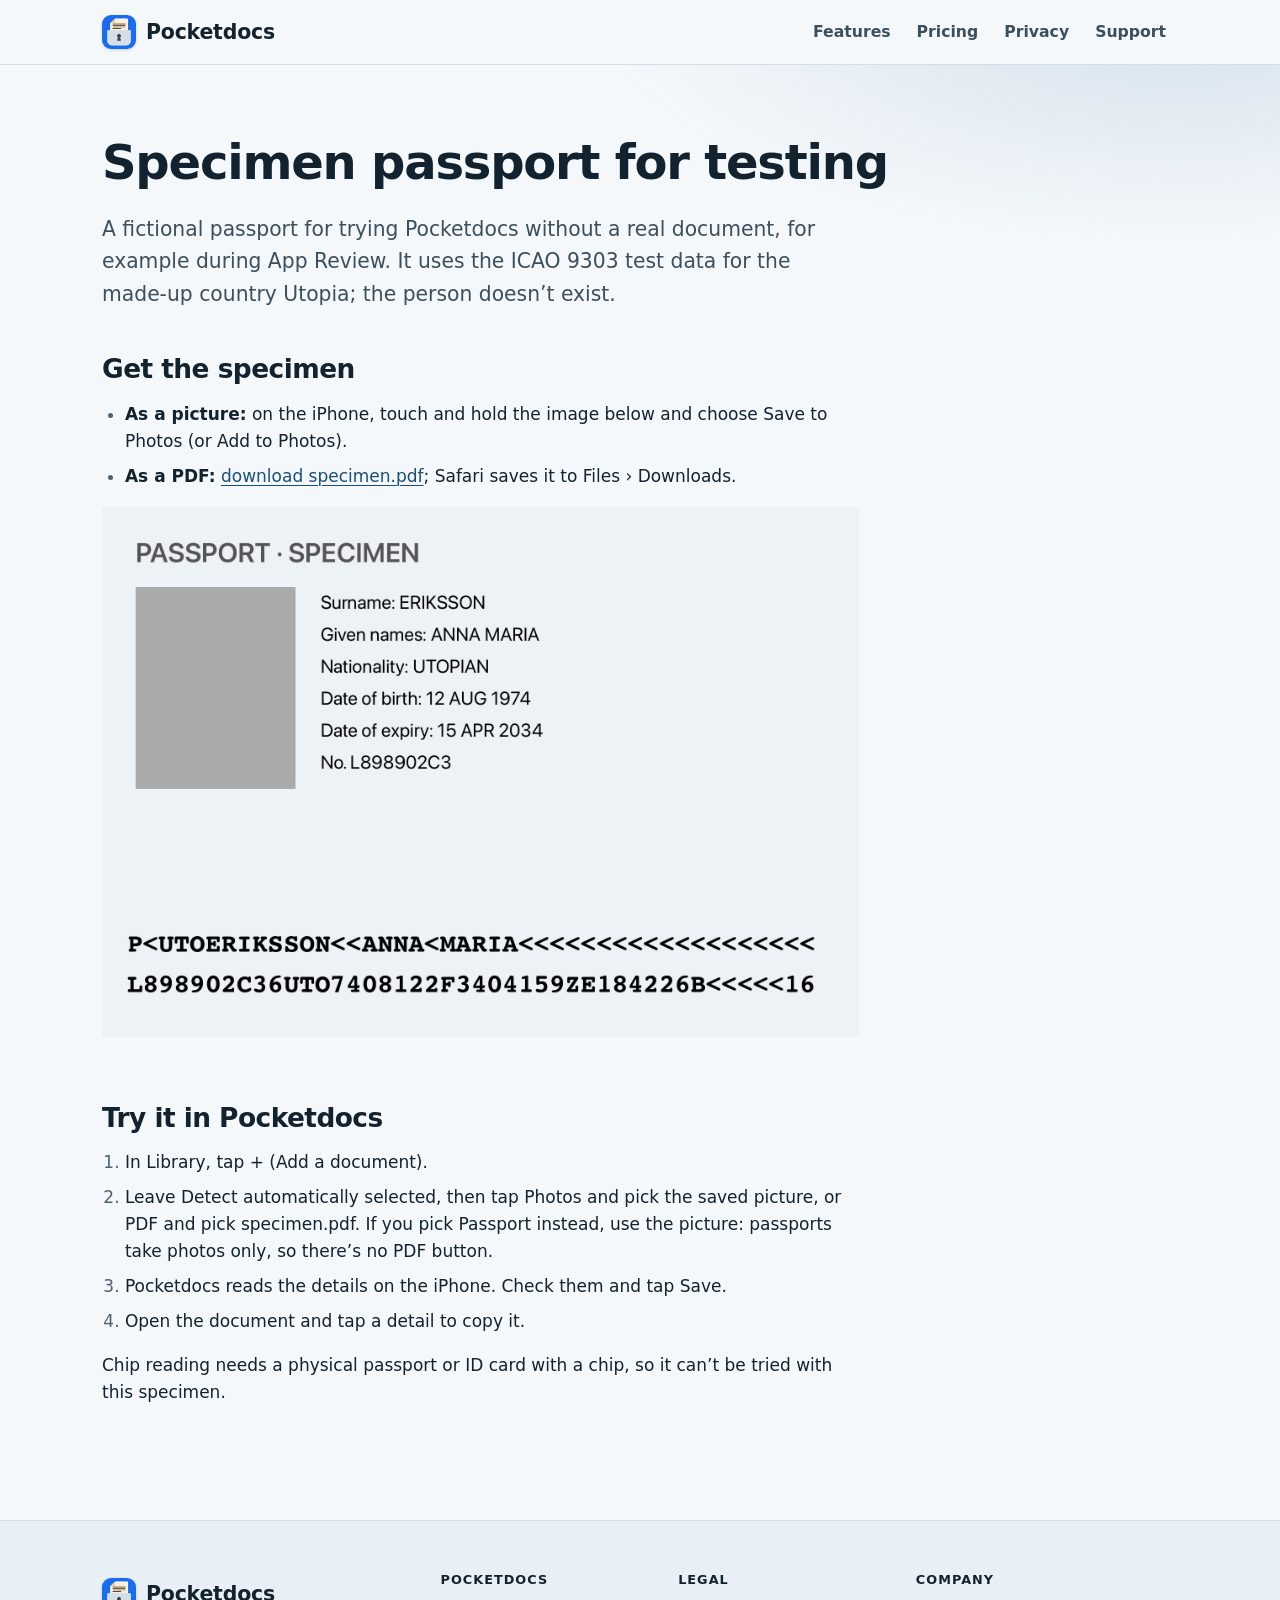
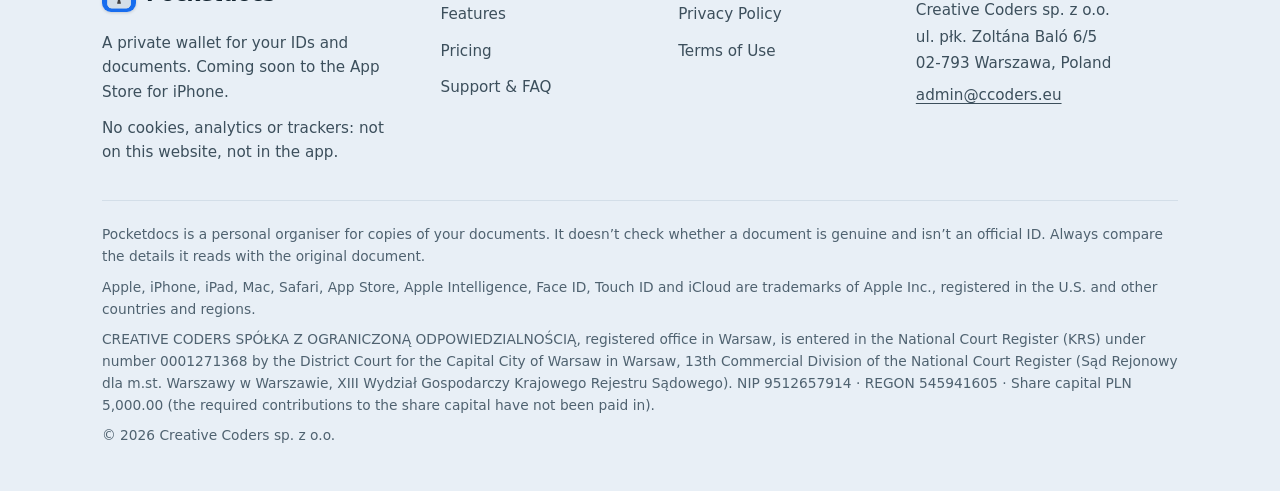
<file: review/index.html>
<!doctype html>
<html lang="en">
<head>
  <meta charset="utf-8">
  <meta name="viewport" content="width=device-width, initial-scale=1">
  <title>Specimen passport for testing · Pocketdocs</title>
  <meta name="description" content="A fictional specimen passport (ICAO 9303 test data, not a real person) for trying Pocketdocs without a real document, for example during App Review.">
  <link rel="canonical" href="https://creative-coders-eu.github.io/pocketdocs/review/">
  <meta name="robots" content="noindex">
  <meta name="color-scheme" content="light dark">
  <meta name="theme-color" content="#f5f8fb" media="(prefers-color-scheme: light)">
  <meta name="theme-color" content="#0c1218" media="(prefers-color-scheme: dark)">
  <meta name="referrer" content="no-referrer">
  <meta http-equiv="Content-Security-Policy" content="default-src 'none'; style-src 'self'; img-src 'self'; base-uri 'none'; form-action 'none'">
  <meta property="og:type" content="website">
  <meta property="og:site_name" content="Pocketdocs">
  <meta property="og:title" content="Specimen passport for testing · Pocketdocs">
  <meta property="og:description" content="A fictional specimen passport (ICAO 9303 test data, not a real person) for trying Pocketdocs without a real document, for example during App Review.">
  <meta property="og:url" content="https://creative-coders-eu.github.io/pocketdocs/review/">
  <meta property="og:image" content="https://creative-coders-eu.github.io/pocketdocs/assets/pocketdocs-icon-512.png">
  <meta property="og:image:alt" content="The Pocketdocs app icon: a white document with a dark teal padlock on a teal background.">
  <meta name="twitter:card" content="summary">
  <link rel="icon" href="../favicon.ico" sizes="32x32">
  <link rel="icon" href="../favicon.svg" type="image/svg+xml">
  <link rel="apple-touch-icon" href="../apple-touch-icon.png">
  <link rel="stylesheet" href="../assets/site.css">
</head>
<body>
  <a class="skip-link" href="#main">Skip to content</a>
  <header class="site-header">
    <div class="wrap header-inner">
      <a class="brand" href="../">
        <img class="brand-mark" src="../favicon.svg" alt="" width="34" height="34">
        <span>Pocketdocs</span>
      </a>
      <nav class="site-nav" aria-label="Main">
        <ul>
          <li><a href="../#features">Features</a></li>
          <li><a href="../#pricing">Pricing</a></li>
          <li><a href="../privacy/">Privacy</a></li>
          <li><a href="../support/">Support</a></li>
        </ul>
      </nav>
    </div>
  </header>
  <main id="main">
    <div class="page-hero">
      <div class="wrap">
        <h1>Specimen passport for testing</h1>
        <p class="lede">A fictional passport for trying Pocketdocs without a real document, for example during App Review. It uses the ICAO 9303 test data for the made-up country Utopia; the person doesn’t exist.</p>
      </div>
    </div>

    <div class="doc">
      <div class="wrap">
        <article class="prose">
          <h2 id="get-it">Get the specimen</h2>
          <ul>
            <li><strong>As a picture:</strong> on the iPhone, touch and hold the image below and choose Save to Photos (or Add to Photos).</li>
            <li><strong>As a PDF:</strong> <a href="specimen.pdf" download>download specimen.pdf</a>; Safari saves it to Files › Downloads.</li>
          </ul>
          <p><img src="specimen.jpg" alt="A fictional specimen passport data page for Anna Maria Eriksson of Utopia, with two machine-readable code lines at the bottom." width="1000" height="700" class="specimen"></p>

          <h2 id="try-it">Try it in Pocketdocs</h2>
          <ol>
            <li>In Library, tap + (Add a document).</li>
            <li>Leave Detect automatically selected, then tap Photos and pick the saved picture, or PDF and pick specimen.pdf. If you pick Passport instead, use the picture: passports take photos only, so there’s no PDF button.</li>
            <li>Pocketdocs reads the details on the iPhone. Check them and tap Save.</li>
            <li>Open the document and tap a detail to copy it.</li>
          </ol>
          <p>Chip reading needs a physical passport or ID card with a chip, so it can’t be tried with this specimen.</p>
        </article>
      </div>
    </div>
  </main>
  <footer class="site-footer">
    <div class="wrap">
      <div class="footer-grid">
        <div class="footer-brand">
          <a class="brand" href="../">
            <img class="brand-mark" src="../favicon.svg" alt="" width="34" height="34">
            <span>Pocketdocs</span>
          </a>
          <p>A private wallet for your IDs and documents. Coming soon to the App Store for iPhone.</p>
          <p>No cookies, analytics or trackers: not on this website, not in the app.</p>
        </div>
        <nav class="footer-col" aria-label="Product">
          <h2 class="footer-title">Pocketdocs</h2>
          <ul>
            <li><a href="../#features">Features</a></li>
            <li><a href="../#pricing">Pricing</a></li>
            <li><a href="../support/">Support &amp; FAQ</a></li>
          </ul>
        </nav>
        <nav class="footer-col" aria-label="Legal">
          <h2 class="footer-title">Legal</h2>
          <ul>
            <li><a href="../privacy/">Privacy Policy</a></li>
            <li><a href="../terms/">Terms of Use</a></li>
          </ul>
        </nav>
        <div class="footer-col">
          <h2 class="footer-title">Company</h2>
          <address>
            Creative Coders sp. z o.o.<br>
            <span lang="pl">ul. płk. Zoltána Baló 6/5</span><br>
            02-793 <span lang="pl">Warszawa</span>, Poland<br>
            <a href="mailto:admin@ccoders.eu">admin@ccoders.eu</a>
          </address>
        </div>
      </div>
      <div class="footer-legal">
        <p>Pocketdocs is a personal organiser for copies of your documents. It doesn’t check whether a document is genuine and isn’t an official ID. Always compare the details it reads with the original document.</p>
        <p>Apple, iPhone, iPad, Mac, Safari, App Store, Apple Intelligence, Face ID, Touch ID and iCloud are trademarks of Apple Inc., registered in the U.S. and other countries and regions.</p>
        <p><span lang="pl">CREATIVE CODERS SPÓŁKA Z OGRANICZONĄ ODPOWIEDZIALNOŚCIĄ</span>, registered office in Warsaw, is entered in the National Court Register (KRS) under number 0001271368 by the District Court for the Capital City of Warsaw in Warsaw, 13th Commercial Division of the National Court Register (<span lang="pl">Sąd Rejonowy dla m.st. Warszawy w Warszawie, XIII Wydział Gospodarczy Krajowego Rejestru Sądowego</span>). NIP 9512657914 · REGON 545941605 · Share capital PLN 5,000.00 (the required contributions to the share capital have not been paid in).</p>
        <p>© 2026 Creative Coders sp. z o.o.</p>
      </div>
    </div>
  </footer>
</body>
</html>
</file>
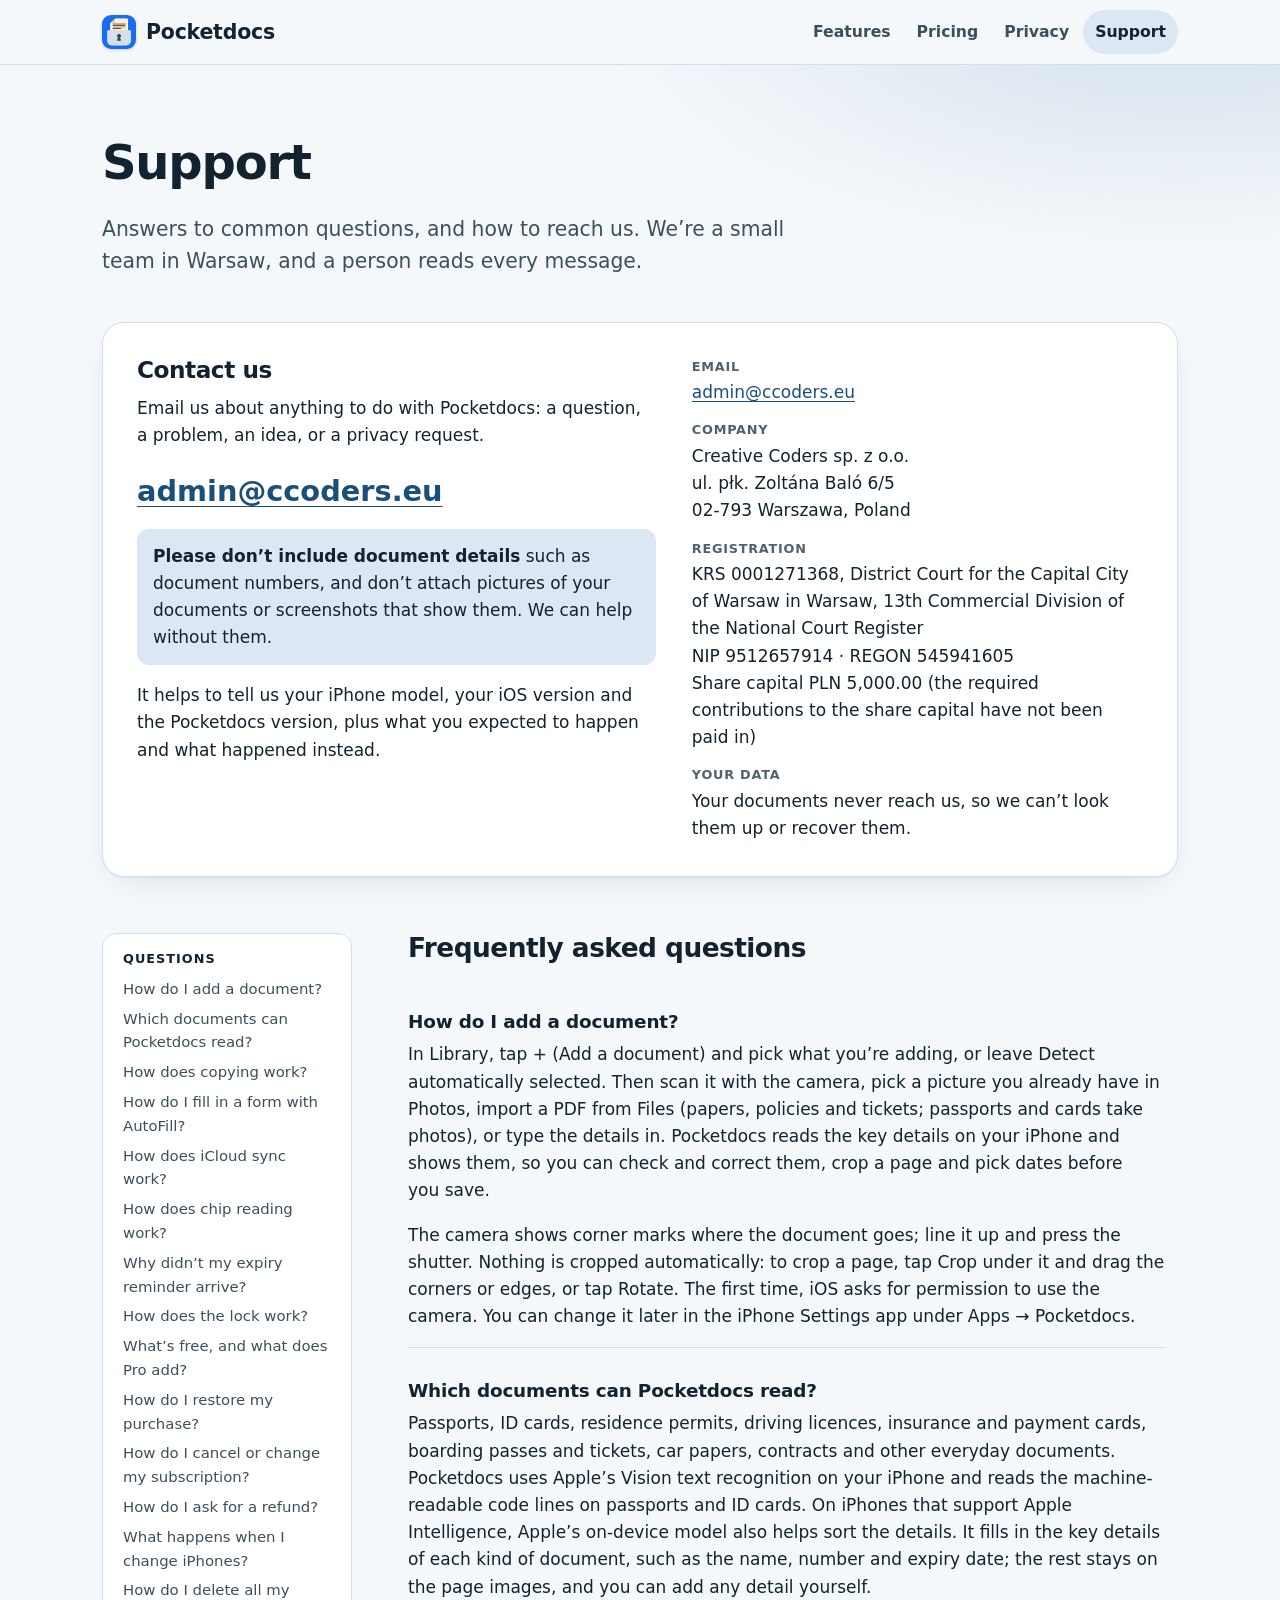
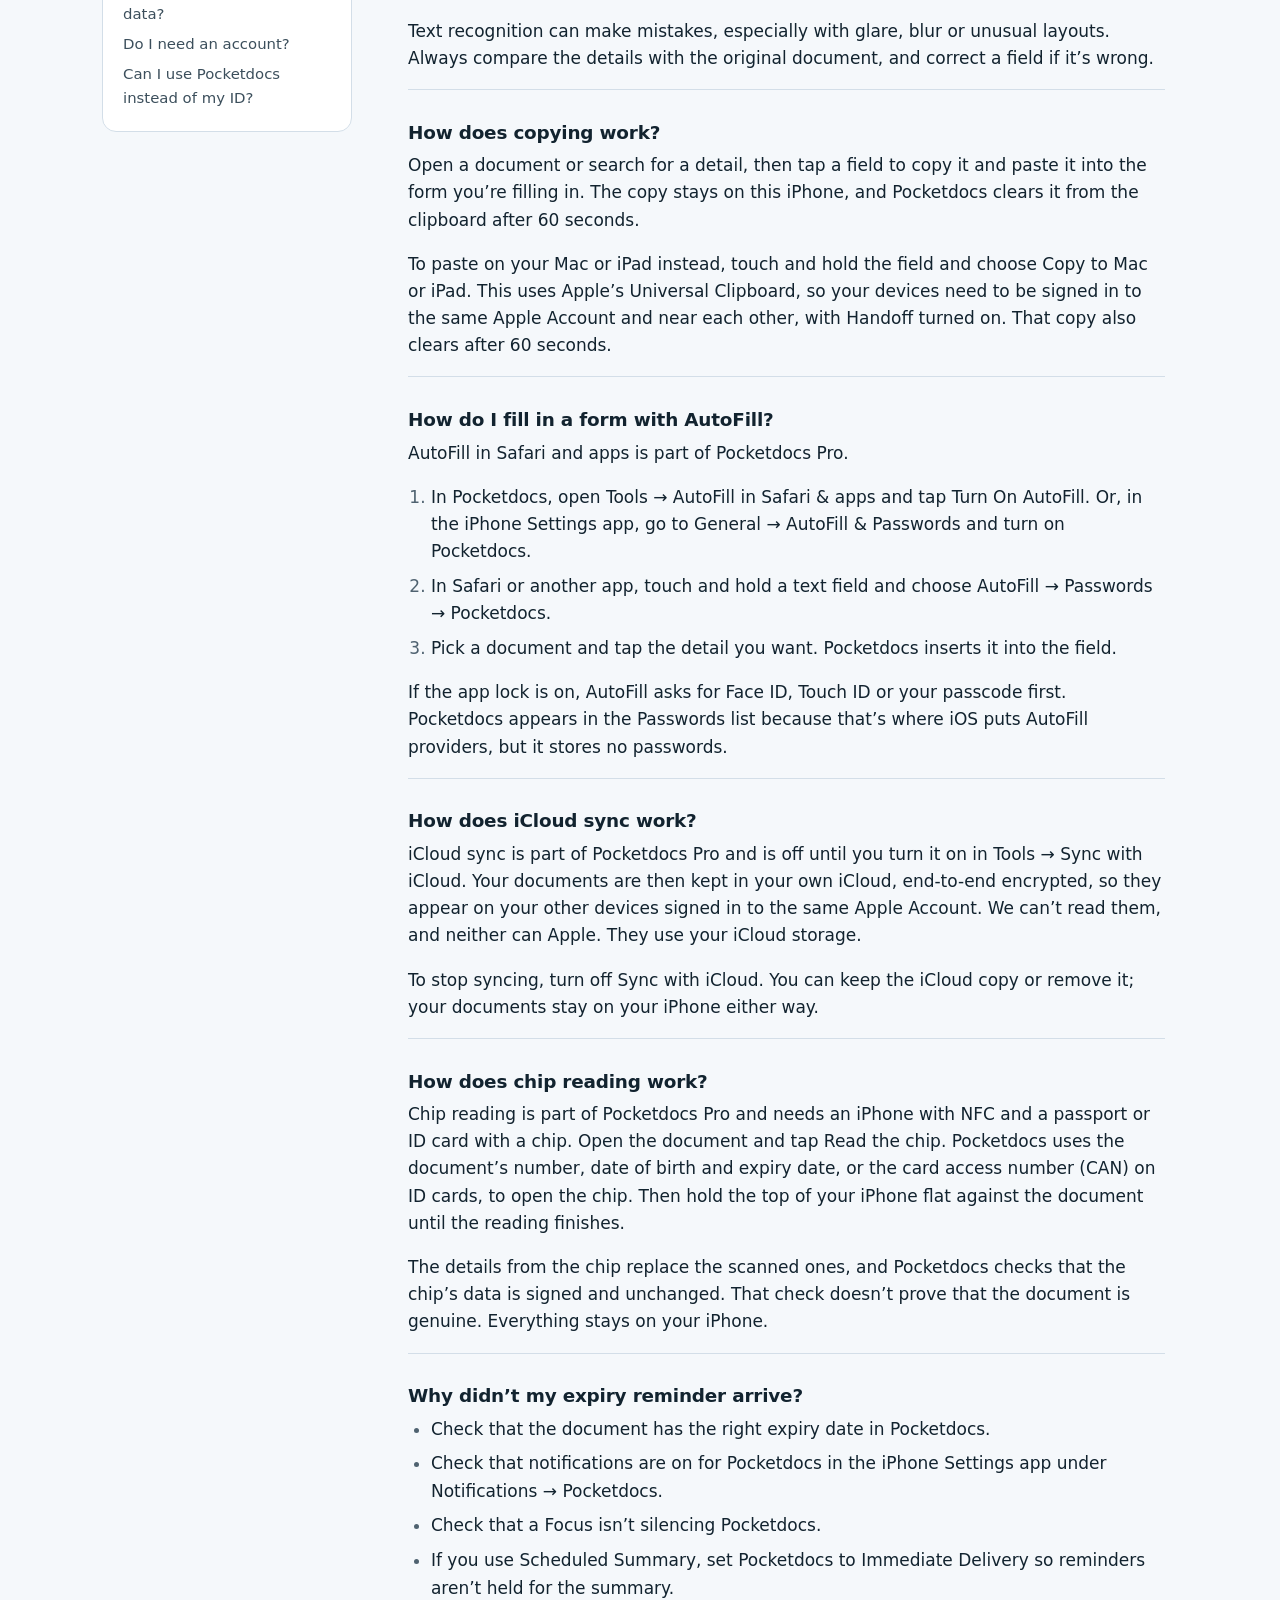
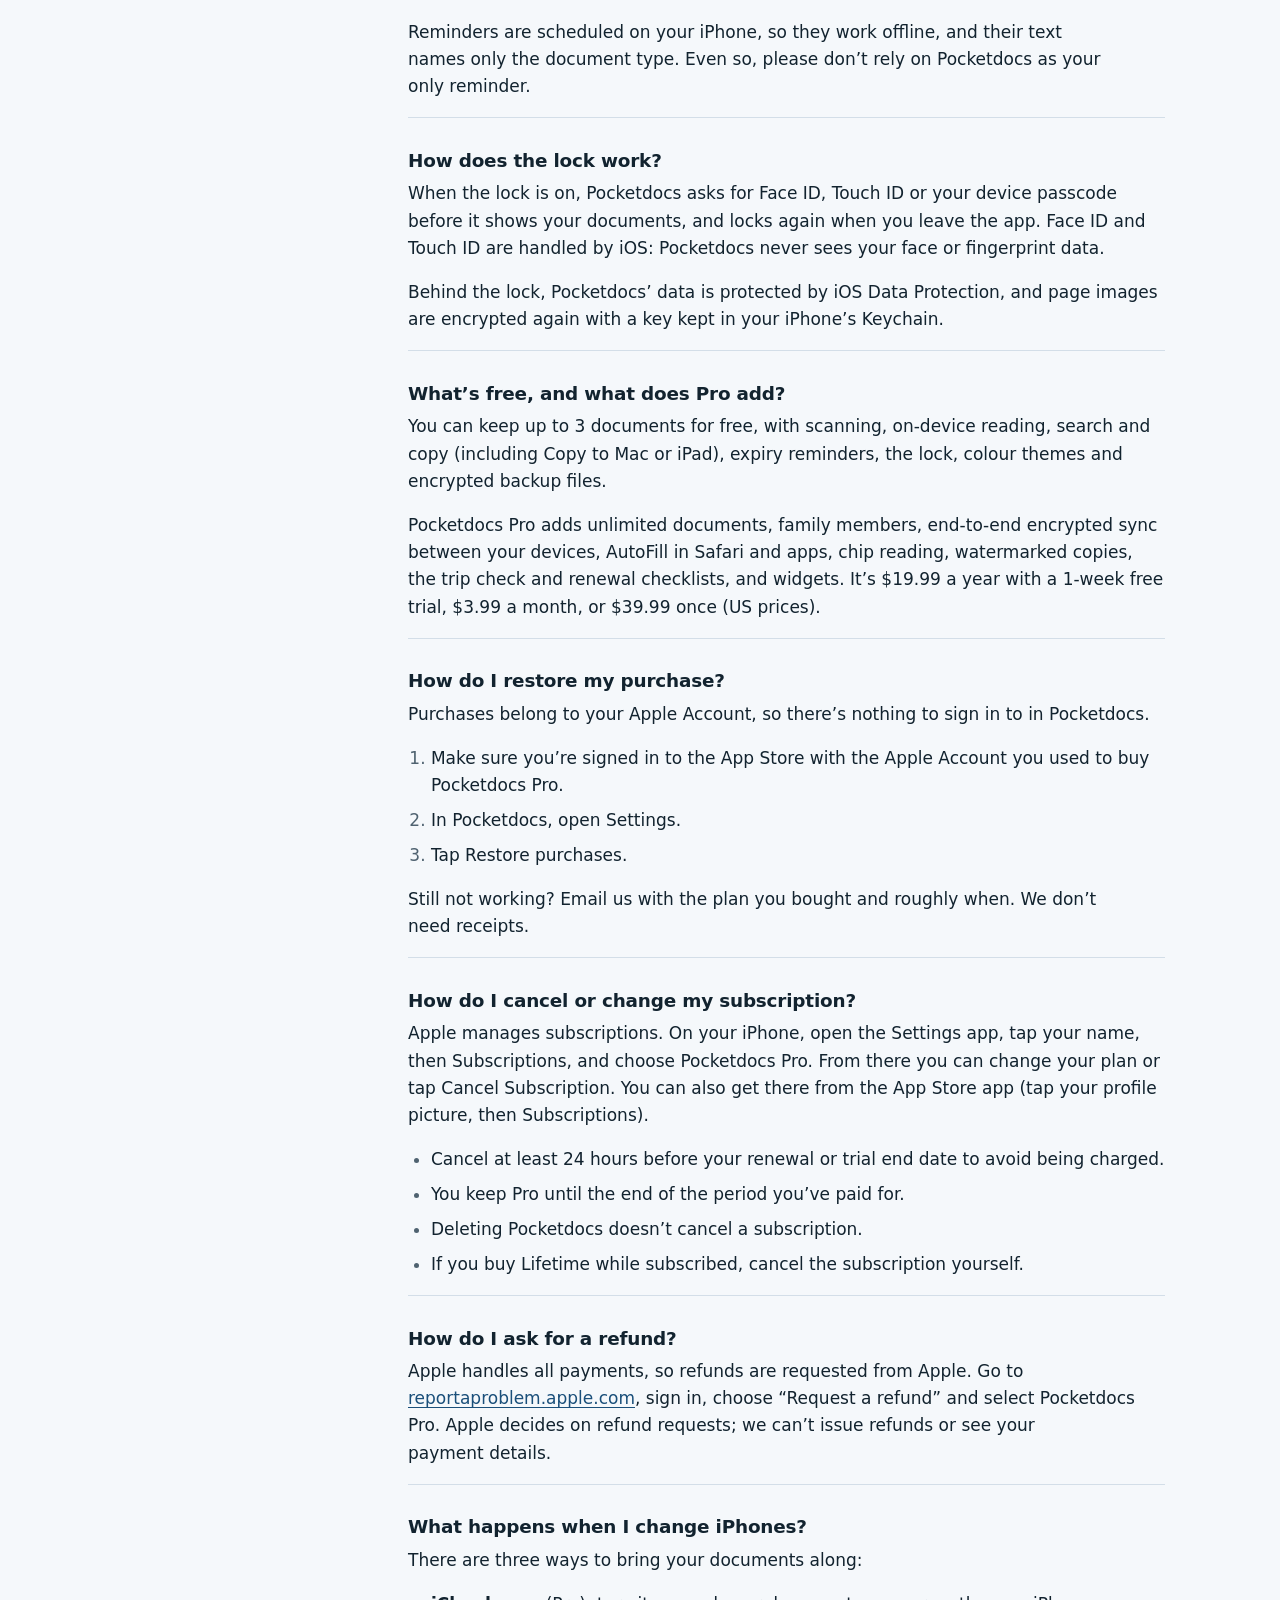
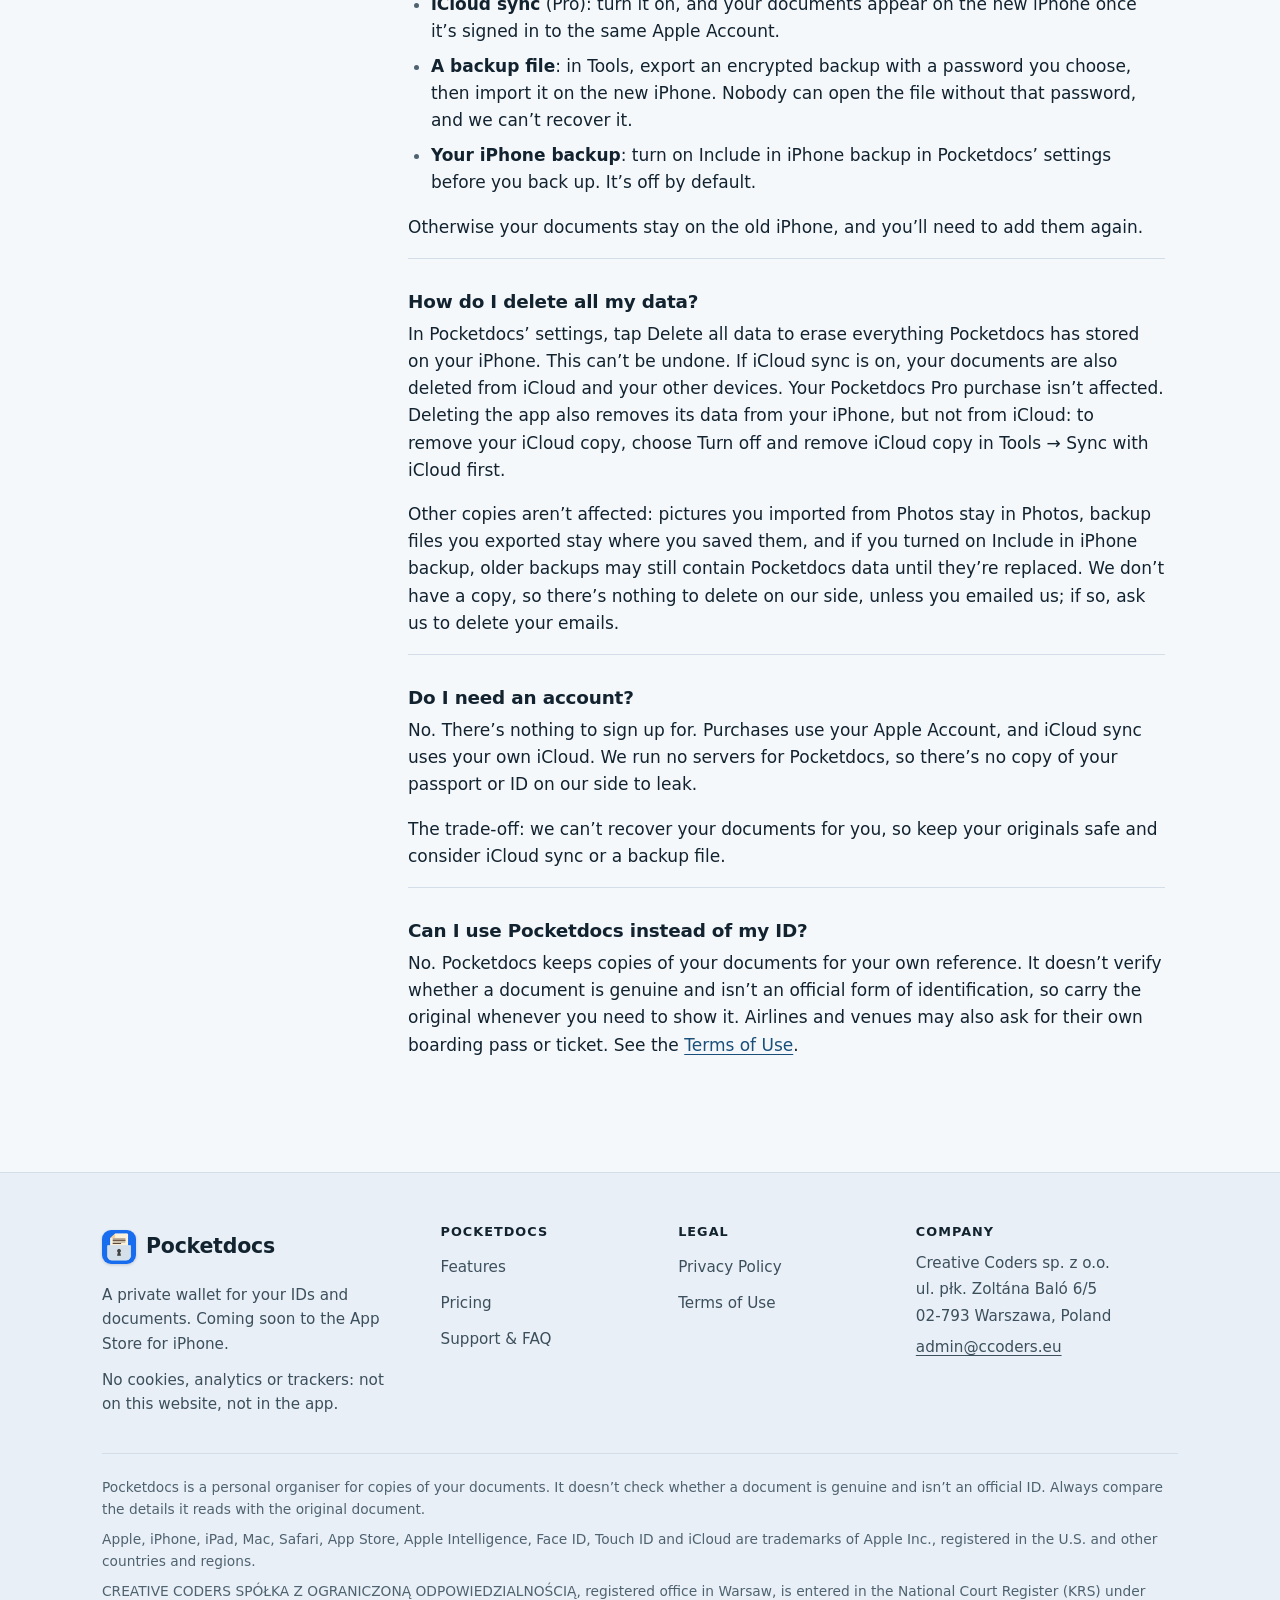
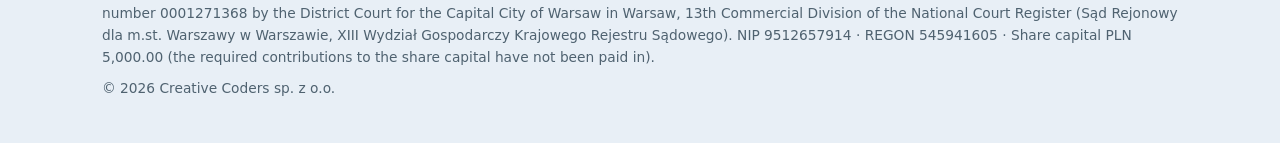
<file: support/index.html>
<!doctype html>
<html lang="en">
<head>
  <meta charset="utf-8">
  <meta name="viewport" content="width=device-width, initial-scale=1">
  <title>Support · Pocketdocs</title>
  <meta name="description" content="Pocketdocs support: answers about adding documents, copying, AutoFill, iCloud sync, chip reading, reminders, the lock, backups, purchases and deleting data, and how to email us.">
  <link rel="canonical" href="https://creative-coders-eu.github.io/pocketdocs/support/">
  <meta name="color-scheme" content="light dark">
  <meta name="theme-color" content="#f5f8fb" media="(prefers-color-scheme: light)">
  <meta name="theme-color" content="#0c1218" media="(prefers-color-scheme: dark)">
  <meta name="referrer" content="no-referrer">
  <meta http-equiv="Content-Security-Policy" content="default-src 'none'; style-src 'self'; img-src 'self'; base-uri 'none'; form-action 'none'">
  <meta property="og:type" content="website">
  <meta property="og:site_name" content="Pocketdocs">
  <meta property="og:title" content="Support · Pocketdocs">
  <meta property="og:description" content="Pocketdocs support: answers about adding documents, copying, AutoFill, iCloud sync, chip reading, reminders, the lock, backups, purchases and deleting data, and how to email us.">
  <meta property="og:url" content="https://creative-coders-eu.github.io/pocketdocs/support/">
  <meta property="og:image" content="https://creative-coders-eu.github.io/pocketdocs/assets/pocketdocs-icon-512.png">
  <meta property="og:image:alt" content="The Pocketdocs app icon: a white document with a dark teal padlock on a teal background.">
  <meta name="twitter:card" content="summary">
  <link rel="icon" href="../favicon.ico" sizes="32x32">
  <link rel="icon" href="../favicon.svg" type="image/svg+xml">
  <link rel="apple-touch-icon" href="../apple-touch-icon.png">
  <link rel="stylesheet" href="../assets/site.css">
</head>
<body>
  <a class="skip-link" href="#main">Skip to content</a>
  <header class="site-header">
    <div class="wrap header-inner">
      <a class="brand" href="../">
        <img class="brand-mark" src="../favicon.svg" alt="" width="34" height="34">
        <span>Pocketdocs</span>
      </a>
      <nav class="site-nav" aria-label="Main">
        <ul>
          <li><a href="../#features">Features</a></li>
          <li><a href="../#pricing">Pricing</a></li>
          <li><a href="../privacy/">Privacy</a></li>
          <li><a href="../support/" aria-current="page">Support</a></li>
        </ul>
      </nav>
    </div>
  </header>
  <main id="main">
    <div class="page-hero">
      <div class="wrap">
        <h1>Support</h1>
        <p class="lede">Answers to common questions, and how to reach us. We’re a small team in Warsaw, and a person reads every message.</p>
      </div>
    </div>

    <div class="doc">
      <div class="wrap">
        <section class="card contact-card" aria-labelledby="contact-title">
          <div class="contact-grid">
            <div>
              <h2 id="contact-title">Contact us</h2>
              <p>Email us about anything to do with Pocketdocs: a question, a problem, an idea, or a privacy request.</p>
              <a class="email-link" href="mailto:admin@ccoders.eu?subject=Pocketdocs%20support">admin@ccoders.eu</a>
              <p class="note"><strong>Please don’t include document details</strong> such as document numbers, and don’t attach pictures of your documents or screenshots that show them. We can help without them.</p>
              <p>It helps to tell us your iPhone model, your iOS version and the Pocketdocs version, plus what you expected to happen and what happened instead.</p>
            </div>
            <div>
              <dl class="contact-details">
                <dt>Email</dt>
                <dd><a href="mailto:admin@ccoders.eu">admin@ccoders.eu</a></dd>
                <dt>Company</dt>
                <dd>Creative Coders sp. z o.o.<br><span lang="pl">ul. płk. Zoltána Baló 6/5</span><br>02-793 <span lang="pl">Warszawa</span>, Poland</dd>
                <dt>Registration</dt>
                <dd>KRS 0001271368, District Court for the Capital City of Warsaw in Warsaw, 13th Commercial Division of the National Court Register<br>NIP 9512657914 · REGON 545941605<br>Share capital PLN 5,000.00 (the required contributions to the share capital have not been paid in)</dd>
                <dt>Your data</dt>
                <dd>Your documents never reach us, so we can’t look them up or recover them.</dd>
              </dl>
            </div>
          </div>
        </section>
      </div>
      <div class="wrap doc-layout" id="faq">
        <nav class="toc" aria-labelledby="toc-title">
          <h2 id="toc-title">Questions</h2>
          <ul>
            <li><a href="#scan">How do I add a document?</a></li>
            <li><a href="#which-documents">Which documents can Pocketdocs read?</a></li>
            <li><a href="#copy">How does copying work?</a></li>
            <li><a href="#autofill">How do I fill in a form with AutoFill?</a></li>
            <li><a href="#sync">How does iCloud sync work?</a></li>
            <li><a href="#chip">How does chip reading work?</a></li>
            <li><a href="#reminders">Why didn’t my expiry reminder arrive?</a></li>
            <li><a href="#lock">How does the lock work?</a></li>
            <li><a href="#free-limit">What’s free, and what does Pro add?</a></li>
            <li><a href="#restore">How do I restore my purchase?</a></li>
            <li><a href="#manage-subscription">How do I cancel or change my subscription?</a></li>
            <li><a href="#refund">How do I ask for a refund?</a></li>
            <li><a href="#new-iphone">What happens when I change iPhones?</a></li>
            <li><a href="#delete-data">How do I delete all my data?</a></li>
            <li><a href="#no-account">Do I need an account?</a></li>
            <li><a href="#official">Can I use Pocketdocs instead of my ID?</a></li>
          </ul>
        </nav>

        <article class="prose" aria-labelledby="faq-title">
          <h2 id="faq-title">Frequently asked questions</h2>

          <div class="answer">
            <h3 id="scan">How do I add a document?</h3>
            <p>In Library, tap + (Add a document) and pick what you’re adding, or leave Detect automatically selected. Then scan it with the camera, pick a picture you already have in Photos, import a PDF from Files (papers, policies and tickets; passports and cards take photos), or type the details in. Pocketdocs reads the key details on your iPhone and shows them, so you can check and correct them, crop a page and pick dates before you save.</p>
            <p>The camera shows corner marks where the document goes; line it up and press the shutter. Nothing is cropped automatically: to crop a page, tap Crop under it and drag the corners or edges, or tap Rotate. The first time, iOS asks for permission to use the camera. You can change it later in the iPhone Settings app under Apps → Pocketdocs.</p>
          </div>

          <div class="answer">
            <h3 id="which-documents">Which documents can Pocketdocs read?</h3>
            <p>Passports, ID cards, residence permits, driving licences, insurance and payment cards, boarding passes and tickets, car papers, contracts and other everyday documents. Pocketdocs uses Apple’s Vision text recognition on your iPhone and reads the machine-readable code lines on passports and ID cards. On iPhones that support Apple Intelligence, Apple’s on-device model also helps sort the details. It fills in the key details of each kind of document, such as the name, number and expiry date; the rest stays on the page images, and you can add any detail yourself.</p>
            <p>Text recognition can make mistakes, especially with glare, blur or unusual layouts. Always compare the details with the original document, and correct a field if it’s wrong.</p>
          </div>

          <div class="answer">
            <h3 id="copy">How does copying work?</h3>
            <p>Open a document or search for a detail, then tap a field to copy it and paste it into the form you’re filling in. The copy stays on this iPhone, and Pocketdocs clears it from the clipboard after 60 seconds.</p>
            <p>To paste on your Mac or iPad instead, touch and hold the field and choose Copy to Mac or iPad. This uses Apple’s Universal Clipboard, so your devices need to be signed in to the same Apple Account and near each other, with Handoff turned on. That copy also clears after 60 seconds.</p>
          </div>

          <div class="answer">
            <h3 id="autofill">How do I fill in a form with AutoFill?</h3>
            <p>AutoFill in Safari and apps is part of Pocketdocs Pro.</p>
            <ol>
              <li>In Pocketdocs, open Tools → AutoFill in Safari &amp; apps and tap Turn On AutoFill. Or, in the iPhone Settings app, go to General → AutoFill &amp; Passwords and turn on Pocketdocs.</li>
              <li>In Safari or another app, touch and hold a text field and choose AutoFill → Passwords → Pocketdocs.</li>
              <li>Pick a document and tap the detail you want. Pocketdocs inserts it into the field.</li>
            </ol>
            <p>If the app lock is on, AutoFill asks for Face ID, Touch ID or your passcode first. Pocketdocs appears in the Passwords list because that’s where iOS puts AutoFill providers, but it stores no passwords.</p>
          </div>

          <div class="answer">
            <h3 id="sync">How does iCloud sync work?</h3>
            <p>iCloud sync is part of Pocketdocs Pro and is off until you turn it on in Tools → Sync with iCloud. Your documents are then kept in your own iCloud, end-to-end encrypted, so they appear on your other devices signed in to the same Apple Account. We can’t read them, and neither can Apple. They use your iCloud storage.</p>
            <p>To stop syncing, turn off Sync with iCloud. You can keep the iCloud copy or remove it; your documents stay on your iPhone either way.</p>
          </div>

          <div class="answer">
            <h3 id="chip">How does chip reading work?</h3>
            <p>Chip reading is part of Pocketdocs Pro and needs an iPhone with NFC and a passport or ID card with a chip. Open the document and tap Read the chip. Pocketdocs uses the document’s number, date of birth and expiry date, or the card access number (CAN) on ID cards, to open the chip. Then hold the top of your iPhone flat against the document until the reading finishes.</p>
            <p>The details from the chip replace the scanned ones, and Pocketdocs checks that the chip’s data is signed and unchanged. That check doesn’t prove that the document is genuine. Everything stays on your iPhone.</p>
          </div>

          <div class="answer">
            <h3 id="reminders">Why didn’t my expiry reminder arrive?</h3>
            <ul>
              <li>Check that the document has the right expiry date in Pocketdocs.</li>
              <li>Check that notifications are on for Pocketdocs in the iPhone Settings app under Notifications → Pocketdocs.</li>
              <li>Check that a Focus isn’t silencing Pocketdocs.</li>
              <li>If you use Scheduled Summary, set Pocketdocs to Immediate Delivery so reminders aren’t held for the summary.</li>
            </ul>
            <p>Reminders are scheduled on your iPhone, so they work offline, and their text names only the document type. Even so, please don’t rely on Pocketdocs as your only reminder.</p>
          </div>

          <div class="answer">
            <h3 id="lock">How does the lock work?</h3>
            <p>When the lock is on, Pocketdocs asks for Face ID, Touch ID or your device passcode before it shows your documents, and locks again when you leave the app. Face ID and Touch ID are handled by iOS: Pocketdocs never sees your face or fingerprint data.</p>
            <p>Behind the lock, Pocketdocs’ data is protected by iOS Data Protection, and page images are encrypted again with a key kept in your iPhone’s Keychain.</p>
          </div>

          <div class="answer">
            <h3 id="free-limit">What’s free, and what does Pro add?</h3>
            <p>You can keep up to 3 documents for free, with scanning, on-device reading, search and copy (including Copy to Mac or iPad), expiry reminders, the lock, colour themes and encrypted backup files.</p>
            <p>Pocketdocs Pro adds unlimited documents, family members, end-to-end encrypted sync between your devices, AutoFill in Safari and apps, chip reading, watermarked copies, the trip check and renewal checklists, and widgets. It’s $19.99 a year with a 1-week free trial, $3.99 a month, or $39.99 once (US prices).</p>
          </div>

          <div class="answer">
            <h3 id="restore">How do I restore my purchase?</h3>
            <p>Purchases belong to your Apple Account, so there’s nothing to sign in to in Pocketdocs.</p>
            <ol>
              <li>Make sure you’re signed in to the App Store with the Apple Account you used to buy Pocketdocs Pro.</li>
              <li>In Pocketdocs, open Settings.</li>
              <li>Tap Restore purchases.</li>
            </ol>
            <p>Still not working? Email us with the plan you bought and roughly when. We don’t need receipts.</p>
          </div>

          <div class="answer">
            <h3 id="manage-subscription">How do I cancel or change my subscription?</h3>
            <p>Apple manages subscriptions. On your iPhone, open the Settings app, tap your name, then Subscriptions, and choose Pocketdocs Pro. From there you can change your plan or tap Cancel Subscription. You can also get there from the App Store app (tap your profile picture, then Subscriptions).</p>
            <ul>
              <li>Cancel at least 24 hours before your renewal or trial end date to avoid being charged.</li>
              <li>You keep Pro until the end of the period you’ve paid for.</li>
              <li>Deleting Pocketdocs doesn’t cancel a subscription.</li>
              <li>If you buy Lifetime while subscribed, cancel the subscription yourself.</li>
            </ul>
          </div>

          <div class="answer">
            <h3 id="refund">How do I ask for a refund?</h3>
            <p>Apple handles all payments, so refunds are requested from Apple. Go to <a href="https://reportaproblem.apple.com">reportaproblem.apple.com</a>, sign in, choose “Request a refund” and select Pocketdocs Pro. Apple decides on refund requests; we can’t issue refunds or see your payment details.</p>
          </div>

          <div class="answer">
            <h3 id="new-iphone">What happens when I change iPhones?</h3>
            <p>There are three ways to bring your documents along:</p>
            <ul>
              <li><strong>iCloud sync</strong> (Pro): turn it on, and your documents appear on the new iPhone once it’s signed in to the same Apple Account.</li>
              <li><strong>A backup file</strong>: in Tools, export an encrypted backup with a password you choose, then import it on the new iPhone. Nobody can open the file without that password, and we can’t recover it.</li>
              <li><strong>Your iPhone backup</strong>: turn on Include in iPhone backup in Pocketdocs’ settings before you back up. It’s off by default.</li>
            </ul>
            <p>Otherwise your documents stay on the old iPhone, and you’ll need to add them again.</p>
          </div>

          <div class="answer">
            <h3 id="delete-data">How do I delete all my data?</h3>
            <p>In Pocketdocs’ settings, tap Delete all data to erase everything Pocketdocs has stored on your iPhone. This can’t be undone. If iCloud sync is on, your documents are also deleted from iCloud and your other devices. Your Pocketdocs Pro purchase isn’t affected. Deleting the app also removes its data from your iPhone, but not from iCloud: to remove your iCloud copy, choose Turn off and remove iCloud copy in Tools → Sync with iCloud first.</p>
            <p>Other copies aren’t affected: pictures you imported from Photos stay in Photos, backup files you exported stay where you saved them, and if you turned on Include in iPhone backup, older backups may still contain Pocketdocs data until they’re replaced. We don’t have a copy, so there’s nothing to delete on our side, unless you emailed us; if so, ask us to delete your emails.</p>
          </div>

          <div class="answer">
            <h3 id="no-account">Do I need an account?</h3>
            <p>No. There’s nothing to sign up for. Purchases use your Apple Account, and iCloud sync uses your own iCloud. We run no servers for Pocketdocs, so there’s no copy of your passport or ID on our side to leak.</p>
            <p>The trade-off: we can’t recover your documents for you, so keep your originals safe and consider iCloud sync or a backup file.</p>
          </div>

          <div class="answer">
            <h3 id="official">Can I use Pocketdocs instead of my ID?</h3>
            <p>No. Pocketdocs keeps copies of your documents for your own reference. It doesn’t verify whether a document is genuine and isn’t an official form of identification, so carry the original whenever you need to show it. Airlines and venues may also ask for their own boarding pass or ticket. See the <a href="../terms/">Terms of Use</a>.</p>
          </div>
        </article>
      </div>
    </div>
  </main>
  <footer class="site-footer">
    <div class="wrap">
      <div class="footer-grid">
        <div class="footer-brand">
          <a class="brand" href="../">
            <img class="brand-mark" src="../favicon.svg" alt="" width="34" height="34">
            <span>Pocketdocs</span>
          </a>
          <p>A private wallet for your IDs and documents. Coming soon to the App Store for iPhone.</p>
          <p>No cookies, analytics or trackers: not on this website, not in the app.</p>
        </div>
        <nav class="footer-col" aria-label="Product">
          <h2 class="footer-title">Pocketdocs</h2>
          <ul>
            <li><a href="../#features">Features</a></li>
            <li><a href="../#pricing">Pricing</a></li>
            <li><a href="../support/">Support &amp; FAQ</a></li>
          </ul>
        </nav>
        <nav class="footer-col" aria-label="Legal">
          <h2 class="footer-title">Legal</h2>
          <ul>
            <li><a href="../privacy/">Privacy Policy</a></li>
            <li><a href="../terms/">Terms of Use</a></li>
          </ul>
        </nav>
        <div class="footer-col">
          <h2 class="footer-title">Company</h2>
          <address>
            Creative Coders sp. z o.o.<br>
            <span lang="pl">ul. płk. Zoltána Baló 6/5</span><br>
            02-793 <span lang="pl">Warszawa</span>, Poland<br>
            <a href="mailto:admin@ccoders.eu">admin@ccoders.eu</a>
          </address>
        </div>
      </div>
      <div class="footer-legal">
        <p>Pocketdocs is a personal organiser for copies of your documents. It doesn’t check whether a document is genuine and isn’t an official ID. Always compare the details it reads with the original document.</p>
        <p>Apple, iPhone, iPad, Mac, Safari, App Store, Apple Intelligence, Face ID, Touch ID and iCloud are trademarks of Apple Inc., registered in the U.S. and other countries and regions.</p>
        <p><span lang="pl">CREATIVE CODERS SPÓŁKA Z OGRANICZONĄ ODPOWIEDZIALNOŚCIĄ</span>, registered office in Warsaw, is entered in the National Court Register (KRS) under number 0001271368 by the District Court for the Capital City of Warsaw in Warsaw, 13th Commercial Division of the National Court Register (<span lang="pl">Sąd Rejonowy dla m.st. Warszawy w Warszawie, XIII Wydział Gospodarczy Krajowego Rejestru Sądowego</span>). NIP 9512657914 · REGON 545941605 · Share capital PLN 5,000.00 (the required contributions to the share capital have not been paid in).</p>
        <p>© 2026 Creative Coders sp. z o.o.</p>
      </div>
    </div>
  </footer>
</body>
</html>
</file>
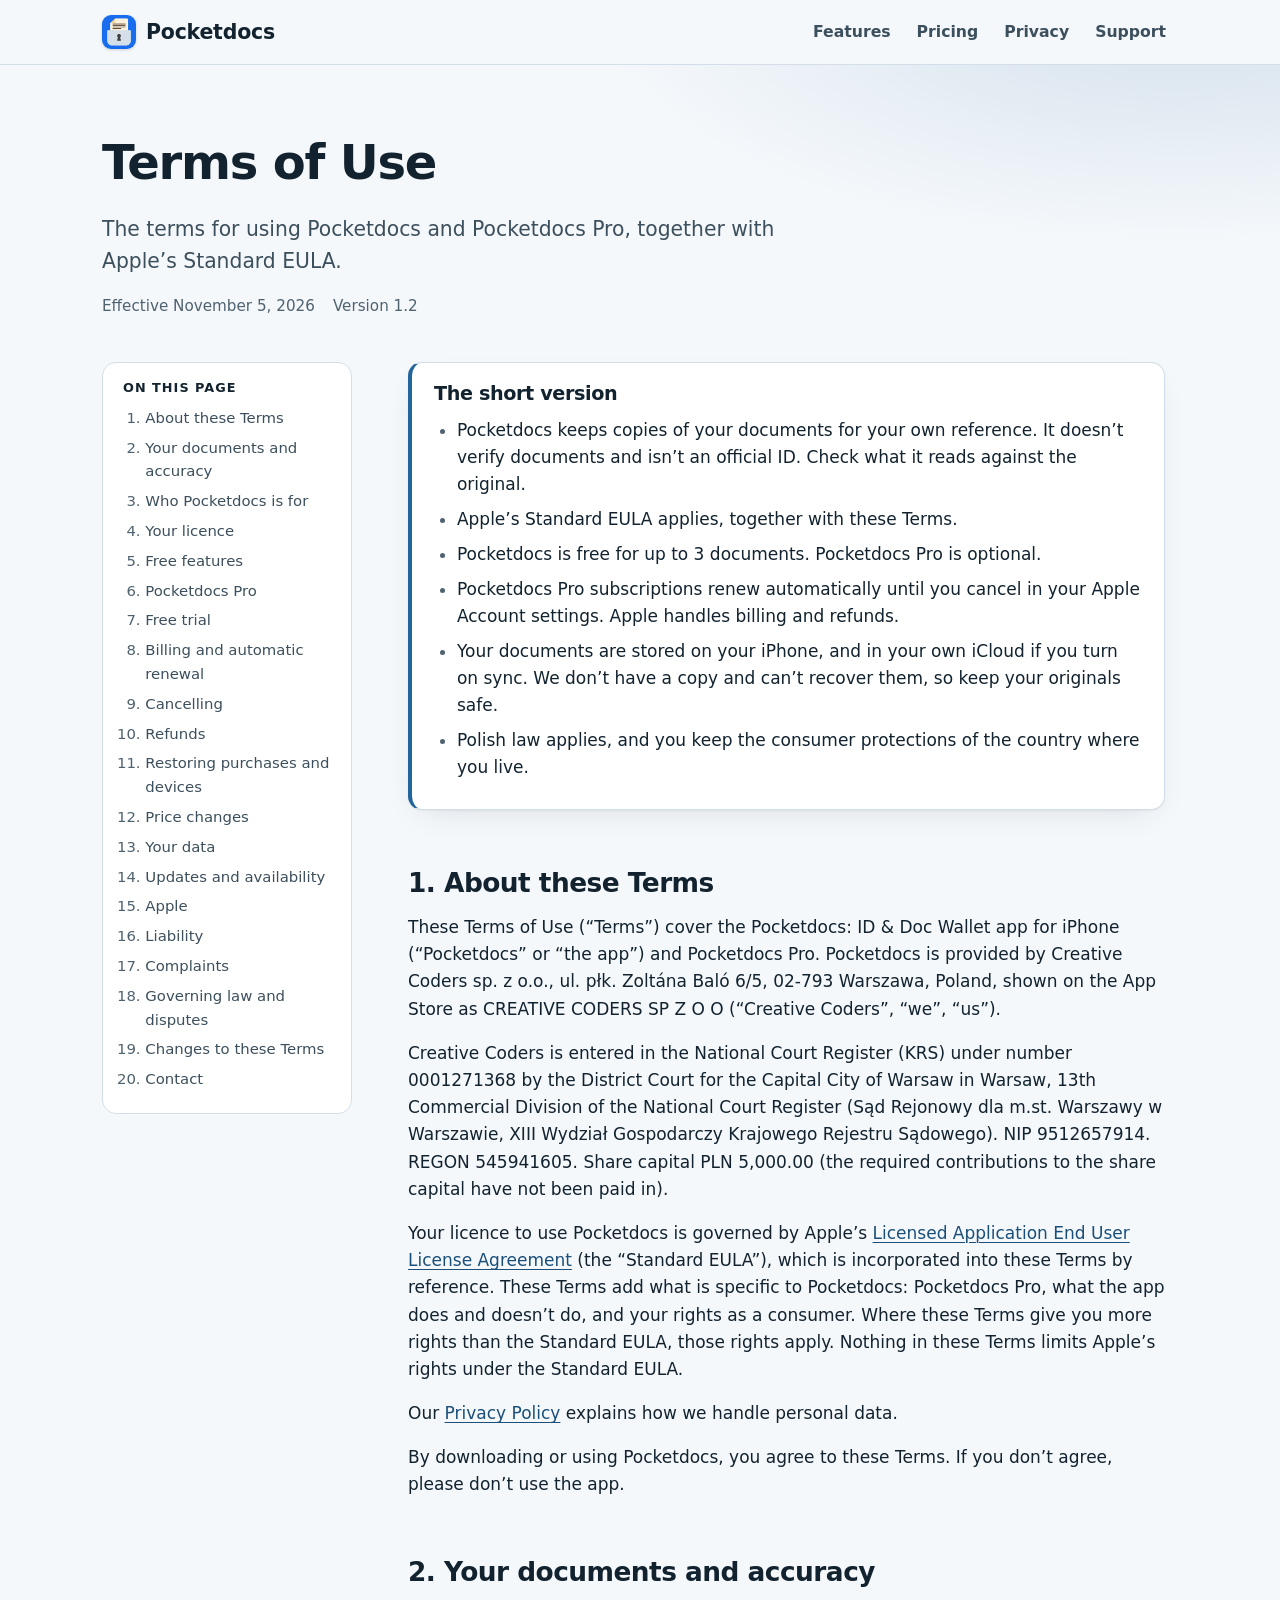
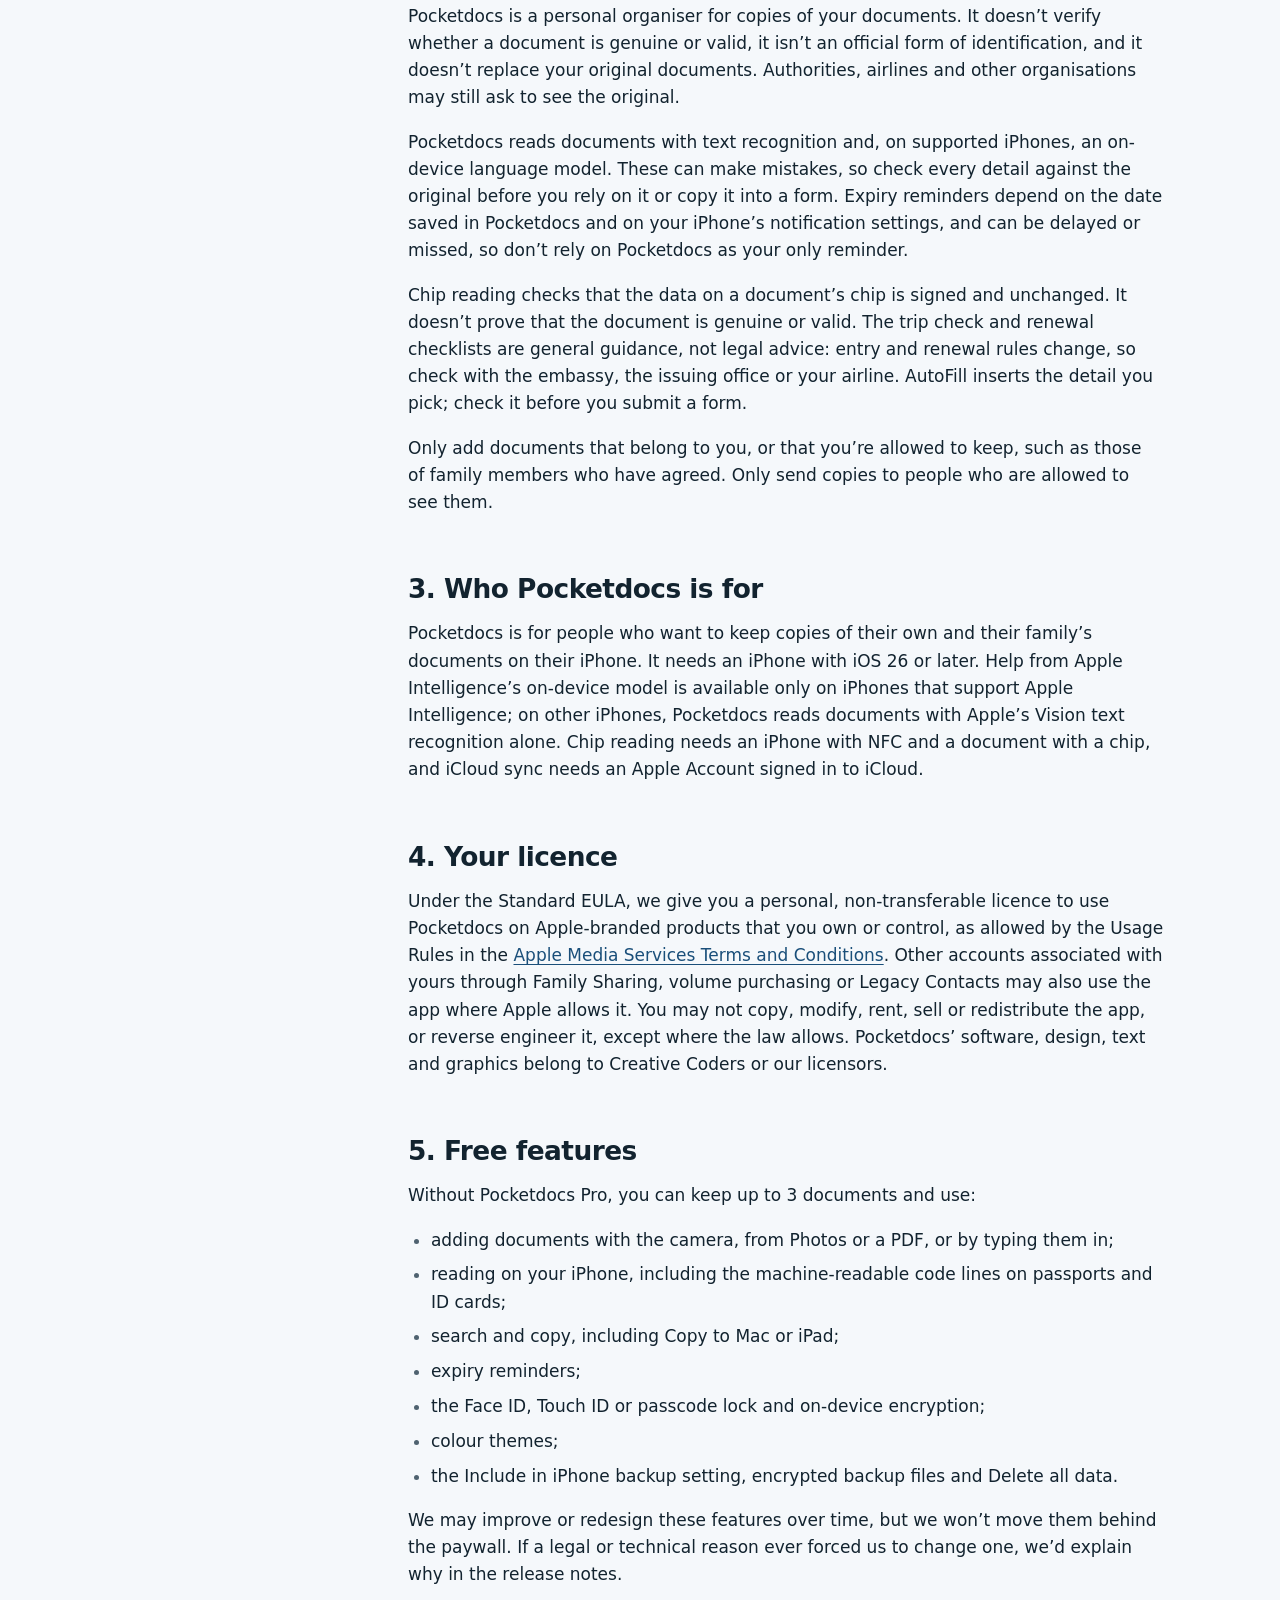
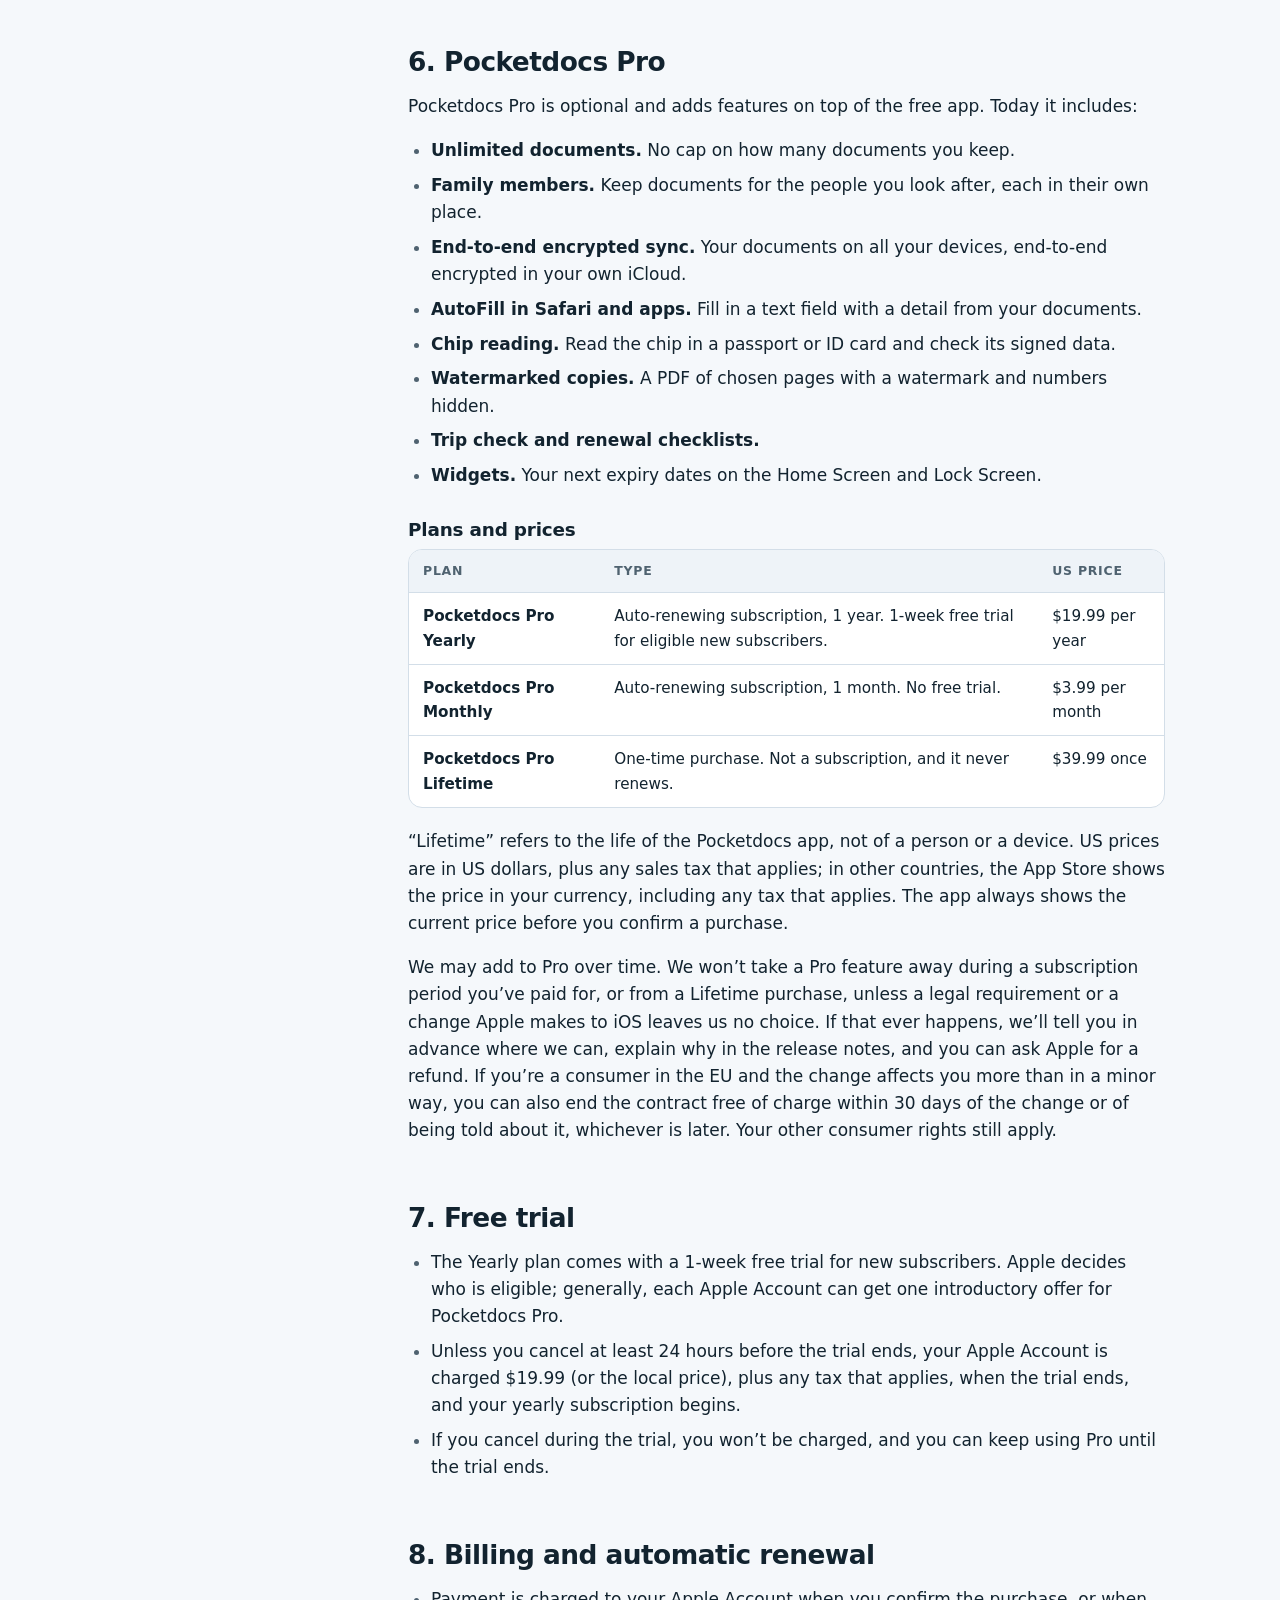
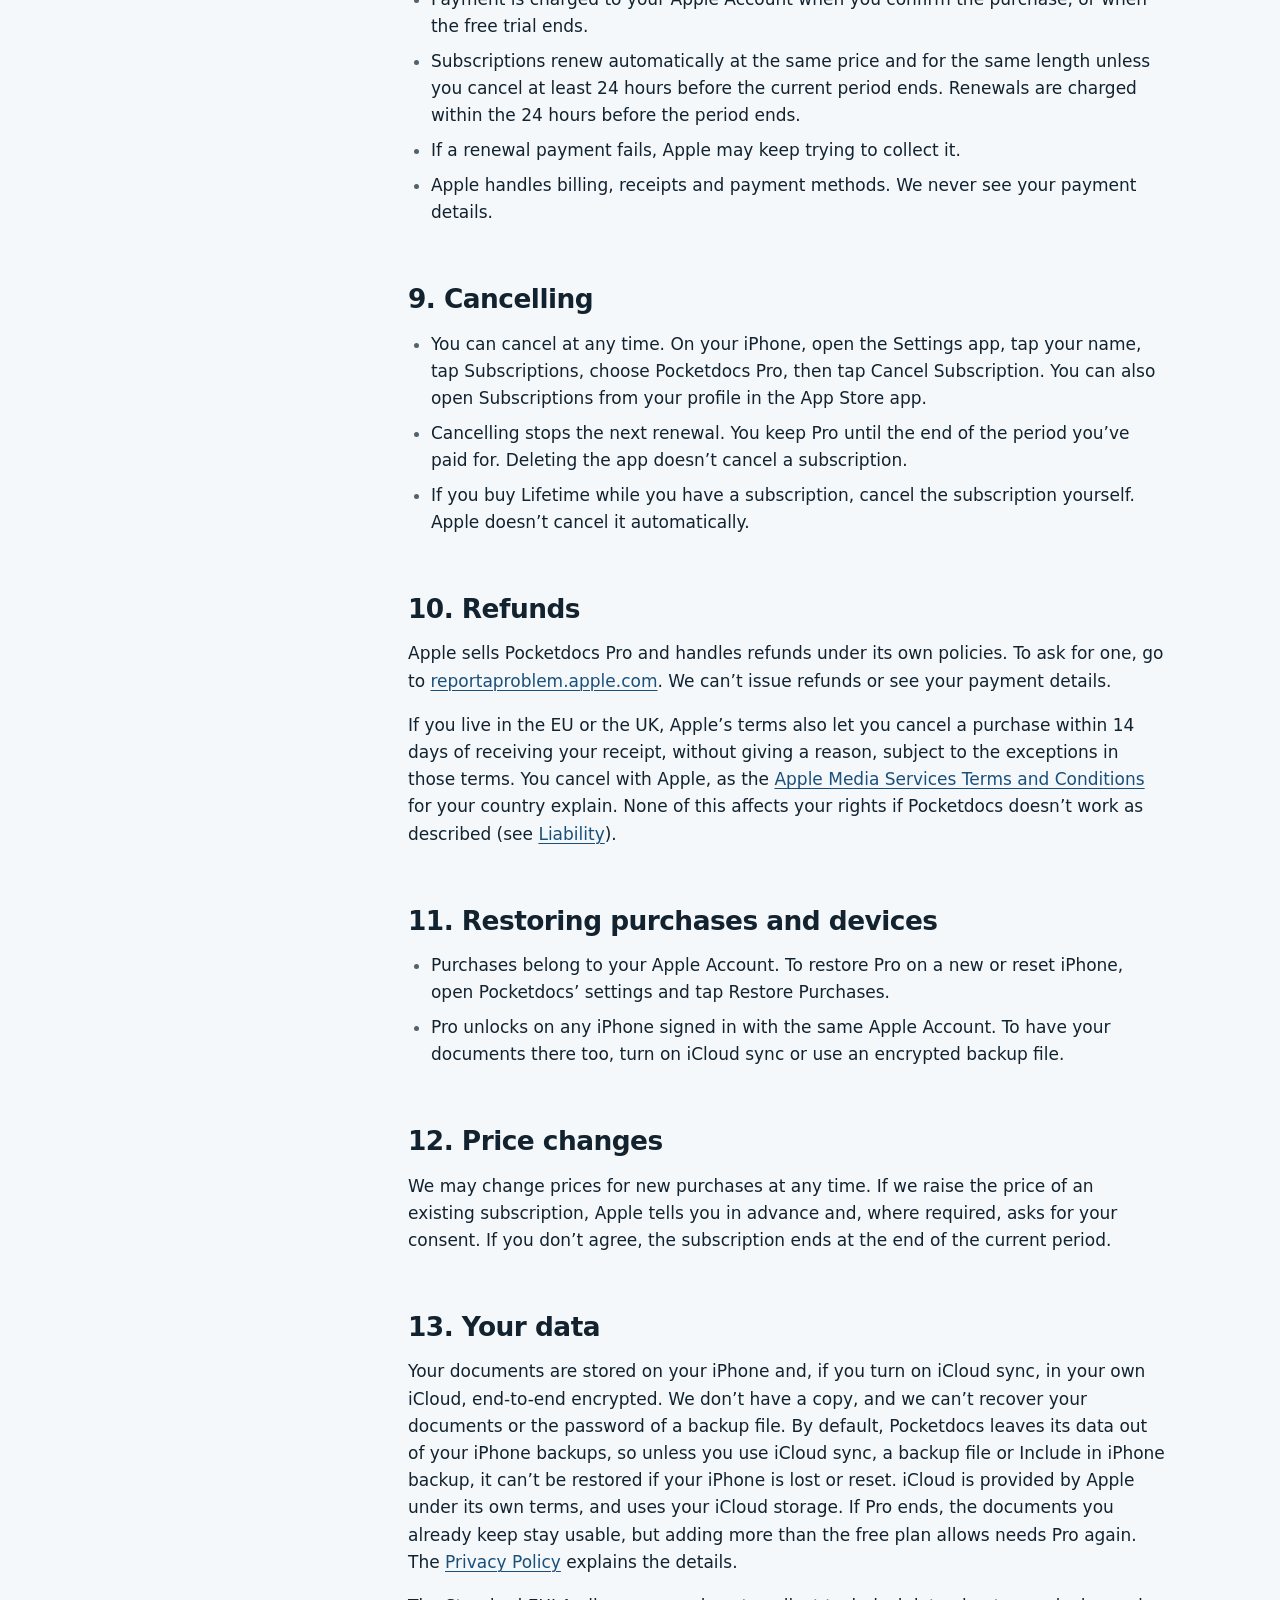
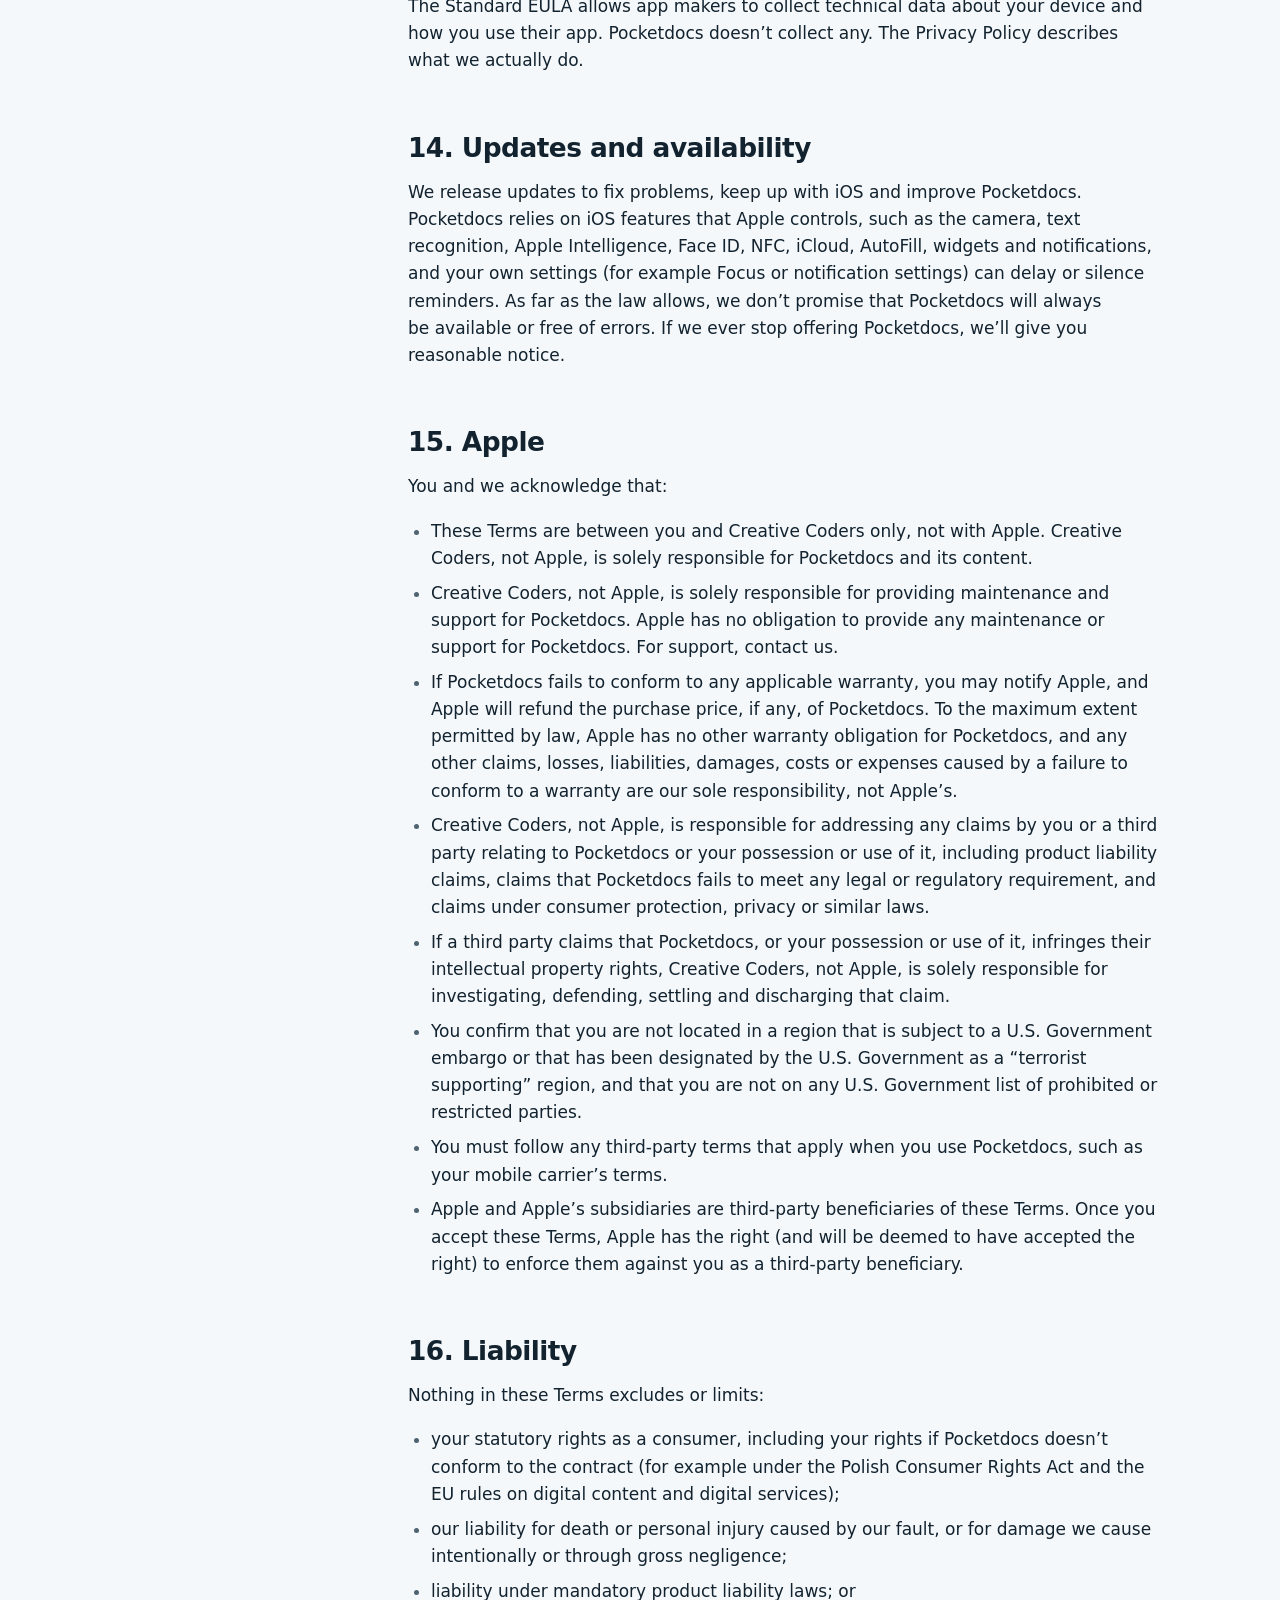
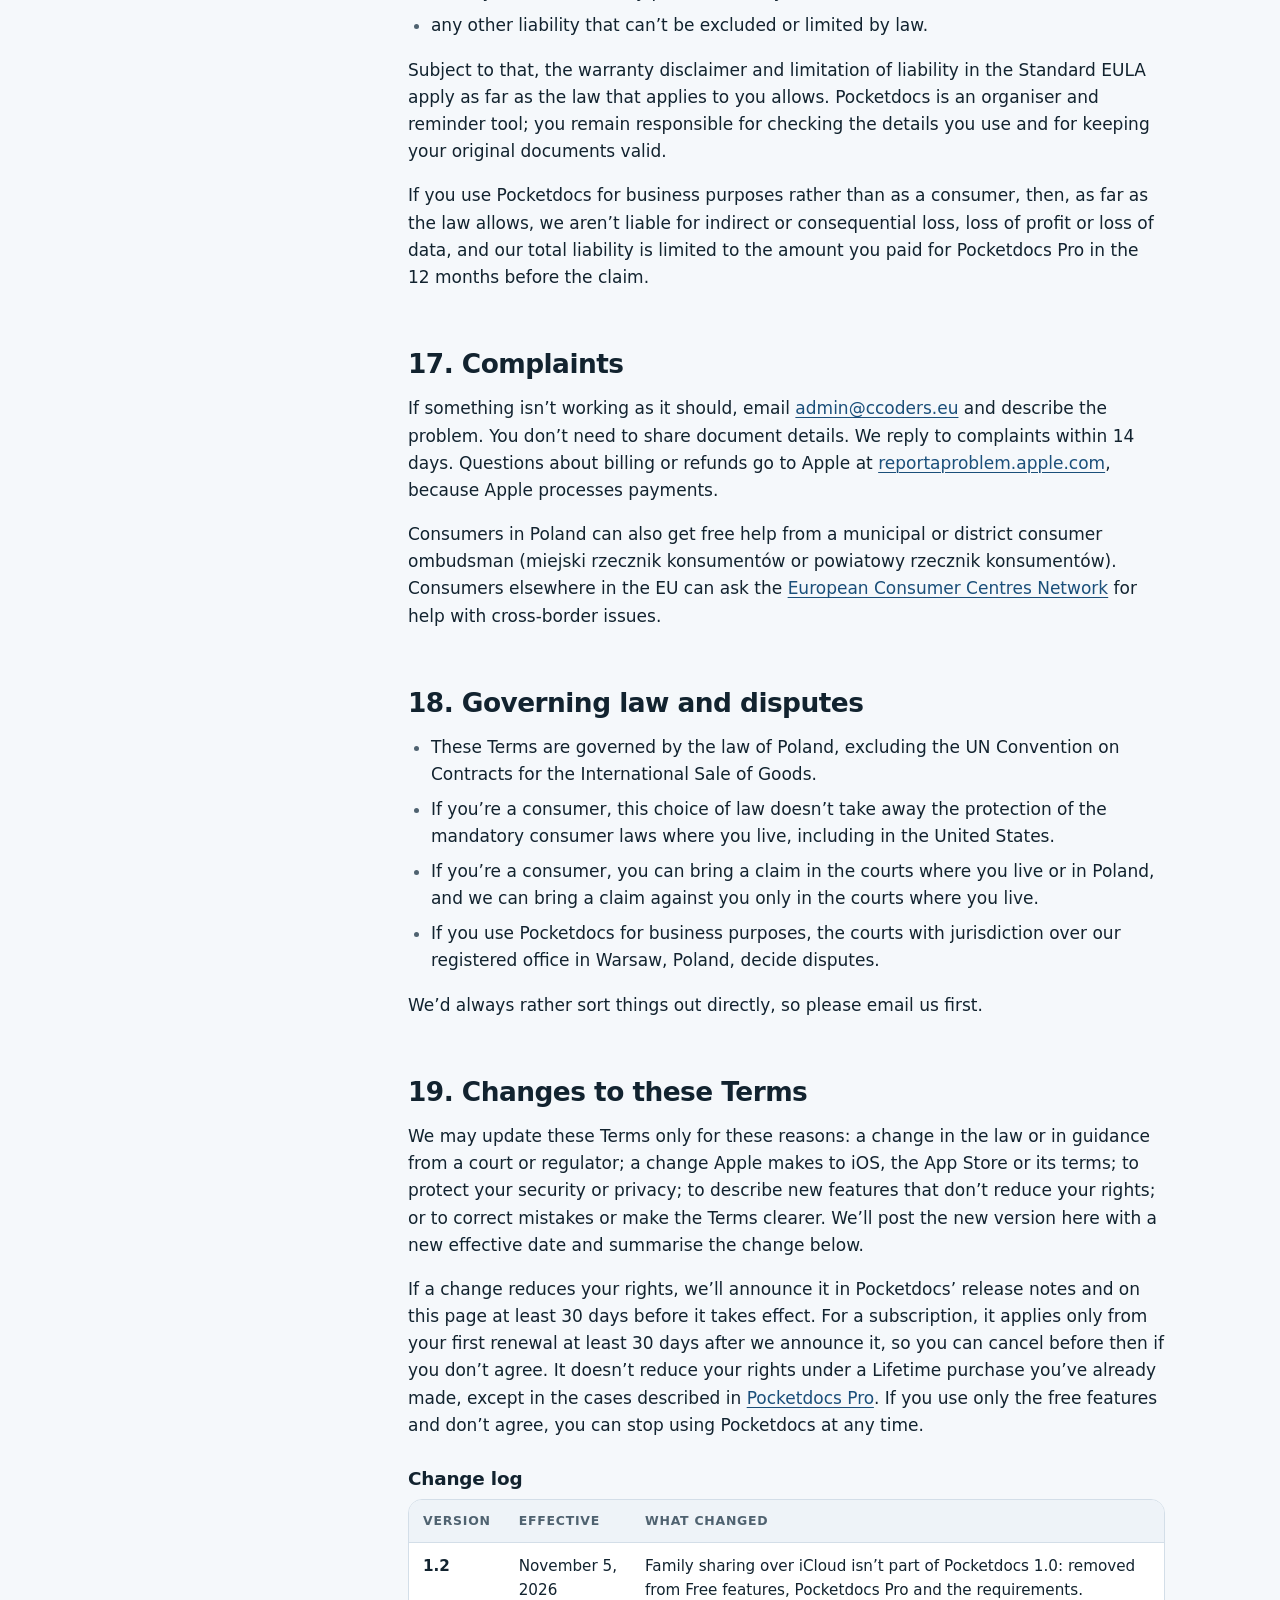
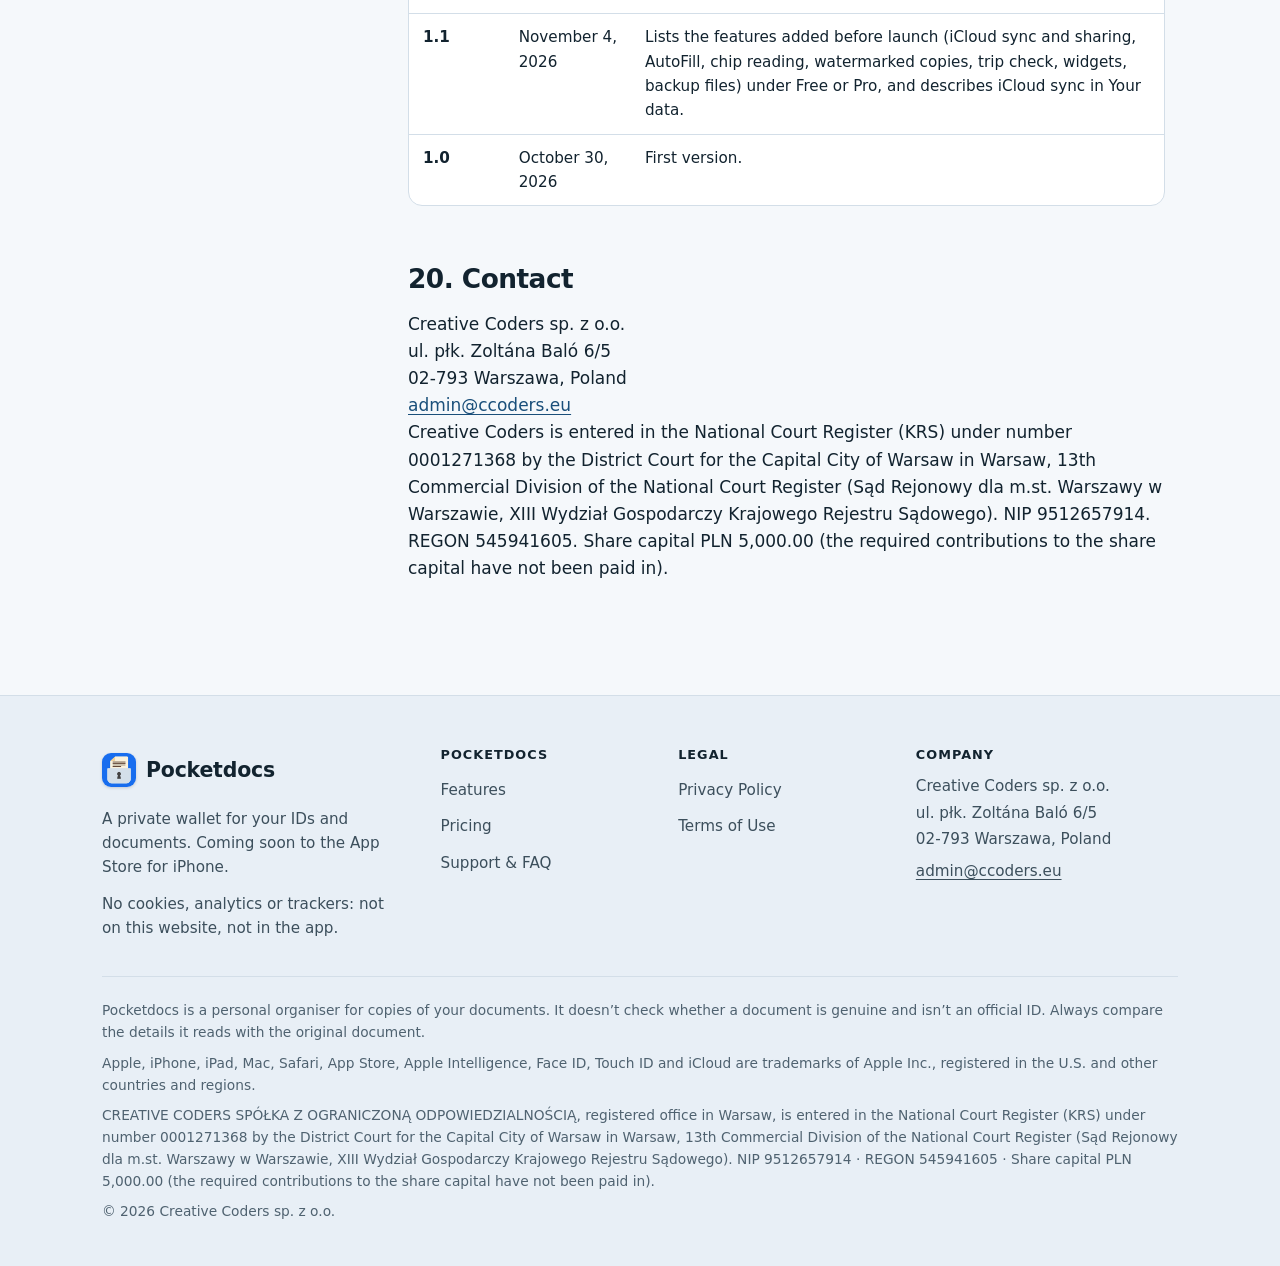
<file: terms/index.html>
<!doctype html>
<html lang="en">
<head>
  <meta charset="utf-8">
  <meta name="viewport" content="width=device-width, initial-scale=1">
  <title>Terms of Use · Pocketdocs</title>
  <meta name="description" content="The terms for using Pocketdocs and Pocketdocs Pro, together with Apple’s Standard EULA: plans, free trial, automatic renewal, cancelling and refunds.">
  <link rel="canonical" href="https://creative-coders-eu.github.io/pocketdocs/terms/">
  <meta name="color-scheme" content="light dark">
  <meta name="theme-color" content="#f5f8fb" media="(prefers-color-scheme: light)">
  <meta name="theme-color" content="#0c1218" media="(prefers-color-scheme: dark)">
  <meta name="referrer" content="no-referrer">
  <meta http-equiv="Content-Security-Policy" content="default-src 'none'; style-src 'self'; img-src 'self'; base-uri 'none'; form-action 'none'">
  <meta property="og:type" content="website">
  <meta property="og:site_name" content="Pocketdocs">
  <meta property="og:title" content="Terms of Use · Pocketdocs">
  <meta property="og:description" content="The terms for using Pocketdocs and Pocketdocs Pro, together with Apple’s Standard EULA: plans, free trial, automatic renewal, cancelling and refunds.">
  <meta property="og:url" content="https://creative-coders-eu.github.io/pocketdocs/terms/">
  <meta property="og:image" content="https://creative-coders-eu.github.io/pocketdocs/assets/pocketdocs-icon-512.png">
  <meta property="og:image:alt" content="The Pocketdocs app icon: a white document with a dark teal padlock on a teal background.">
  <meta name="twitter:card" content="summary">
  <link rel="icon" href="../favicon.ico" sizes="32x32">
  <link rel="icon" href="../favicon.svg" type="image/svg+xml">
  <link rel="apple-touch-icon" href="../apple-touch-icon.png">
  <link rel="stylesheet" href="../assets/site.css">
</head>
<body>
  <a class="skip-link" href="#main">Skip to content</a>
  <header class="site-header">
    <div class="wrap header-inner">
      <a class="brand" href="../">
        <img class="brand-mark" src="../favicon.svg" alt="" width="34" height="34">
        <span>Pocketdocs</span>
      </a>
      <nav class="site-nav" aria-label="Main">
        <ul>
          <li><a href="../#features">Features</a></li>
          <li><a href="../#pricing">Pricing</a></li>
          <li><a href="../privacy/">Privacy</a></li>
          <li><a href="../support/">Support</a></li>
        </ul>
      </nav>
    </div>
  </header>
  <main id="main">
    <div class="page-hero">
      <div class="wrap">
        <h1>Terms of Use</h1>
        <p class="lede">The terms for using Pocketdocs and Pocketdocs Pro, together with Apple’s Standard EULA.</p>
        <p class="doc-meta"><span>Effective <time datetime="2026-11-05">November 5, 2026</time></span><span>Version 1.2</span></p>
      </div>
    </div>

    <div class="doc">
      <div class="wrap doc-layout">
        <nav class="toc" aria-labelledby="toc-title">
          <h2 id="toc-title">On this page</h2>
          <ol>
            <li><a href="#about">About these Terms</a></li>
            <li><a href="#documents">Your documents and accuracy</a></li>
            <li><a href="#who">Who Pocketdocs is for</a></li>
            <li><a href="#licence">Your licence</a></li>
            <li><a href="#free">Free features</a></li>
            <li><a href="#pro">Pocketdocs Pro</a></li>
            <li><a href="#trial">Free trial</a></li>
            <li><a href="#renewal">Billing and automatic renewal</a></li>
            <li><a href="#cancelling">Cancelling</a></li>
            <li><a href="#refunds">Refunds</a></li>
            <li><a href="#restore">Restoring purchases and devices</a></li>
            <li><a href="#price-changes">Price changes</a></li>
            <li><a href="#your-data">Your data</a></li>
            <li><a href="#availability">Updates and availability</a></li>
            <li><a href="#apple">Apple</a></li>
            <li><a href="#liability">Liability</a></li>
            <li><a href="#complaints">Complaints</a></li>
            <li><a href="#law">Governing law and disputes</a></li>
            <li><a href="#changes">Changes to these Terms</a></li>
            <li><a href="#contact">Contact</a></li>
          </ol>
        </nav>

        <article class="prose">
          <section class="callout" aria-labelledby="short-version">
            <h2 id="short-version">The short version</h2>
            <ul>
              <li>Pocketdocs keeps copies of your documents for your own reference. It doesn’t verify documents and isn’t an official ID. Check what it reads against the original.</li>
              <li>Apple’s Standard EULA applies, together with these Terms.</li>
              <li>Pocketdocs is free for up to 3 documents. Pocketdocs Pro is optional.</li>
              <li>Pocketdocs Pro subscriptions renew automatically until you cancel in your Apple Account settings. Apple handles billing and refunds.</li>
              <li>Your documents are stored on your iPhone, and in your own iCloud if you turn on sync. We don’t have a copy and can’t recover them, so keep your originals safe.</li>
              <li>Polish law applies, and you keep the consumer protections of the country where you live.</li>
            </ul>
          </section>

          <h2 id="about">1. About these Terms</h2>
          <p>These Terms of Use (“Terms”) cover the Pocketdocs: ID &amp; Doc Wallet app for iPhone (“Pocketdocs” or “the app”) and Pocketdocs Pro. Pocketdocs is provided by Creative Coders sp. z o.o., <span lang="pl">ul. płk. Zoltána Baló 6/5, 02-793 Warszawa</span>, Poland, shown on the App Store as CREATIVE CODERS SP Z O O (“Creative Coders”, “we”, “us”).</p>
          <p>Creative Coders is entered in the National Court Register (KRS) under number 0001271368 by the District Court for the Capital City of Warsaw in Warsaw, 13th Commercial Division of the National Court Register (<span lang="pl">Sąd Rejonowy dla m.st. Warszawy w Warszawie, XIII Wydział Gospodarczy Krajowego Rejestru Sądowego</span>). NIP 9512657914. REGON 545941605. Share capital PLN 5,000.00 (the required contributions to the share capital have not been paid in).</p>
          <p>Your licence to use Pocketdocs is governed by Apple’s <a href="https://www.apple.com/legal/internet-services/itunes/dev/stdeula/">Licensed Application End User License Agreement</a> (the “Standard EULA”), which is incorporated into these Terms by reference. These Terms add what is specific to Pocketdocs: Pocketdocs Pro, what the app does and doesn’t do, and your rights as a consumer. Where these Terms give you more rights than the Standard EULA, those rights apply. Nothing in these Terms limits Apple’s rights under the Standard EULA.</p>
          <p>Our <a href="../privacy/">Privacy Policy</a> explains how we handle personal data.</p>
          <p>By downloading or using Pocketdocs, you agree to these Terms. If you don’t agree, please don’t use the app.</p>

          <h2 id="documents">2. Your documents and accuracy</h2>
          <p>Pocketdocs is a personal organiser for copies of your documents. It doesn’t verify whether a document is genuine or valid, it isn’t an official form of identification, and it doesn’t replace your original documents. Authorities, airlines and other organisations may still ask to see the original.</p>
          <p>Pocketdocs reads documents with text recognition and, on supported iPhones, an on-device language model. These can make mistakes, so check every detail against the original before you rely on it or copy it into a form. Expiry reminders depend on the date saved in Pocketdocs and on your iPhone’s notification settings, and can be delayed or missed, so don’t rely on Pocketdocs as your only reminder.</p>
          <p>Chip reading checks that the data on a document’s chip is signed and unchanged. It doesn’t prove that the document is genuine or valid. The trip check and renewal checklists are general guidance, not legal advice: entry and renewal rules change, so check with the embassy, the issuing office or your airline. AutoFill inserts the detail you pick; check it before you submit a form.</p>
          <p>Only add documents that belong to you, or that you’re allowed to keep, such as those of family members who have agreed. Only send copies to people who are allowed to see them.</p>

          <h2 id="who">3. Who Pocketdocs is for</h2>
          <p>Pocketdocs is for people who want to keep copies of their own and their family’s documents on their iPhone. It needs an iPhone with iOS 26 or later. Help from Apple Intelligence’s on-device model is available only on iPhones that support Apple Intelligence; on other iPhones, Pocketdocs reads documents with Apple’s Vision text recognition alone. Chip reading needs an iPhone with NFC and a document with a chip, and iCloud sync needs an Apple Account signed in to iCloud.</p>

          <h2 id="licence">4. Your licence</h2>
          <p>Under the Standard EULA, we give you a personal, non-transferable licence to use Pocketdocs on Apple-branded products that you own or control, as allowed by the Usage Rules in the <a href="https://www.apple.com/legal/internet-services/itunes/">Apple Media Services Terms and Conditions</a>. Other accounts associated with yours through Family Sharing, volume purchasing or Legacy Contacts may also use the app where Apple allows it. You may not copy, modify, rent, sell or redistribute the app, or reverse engineer it, except where the law allows. Pocketdocs’ software, design, text and graphics belong to Creative Coders or our licensors.</p>

          <h2 id="free">5. Free features</h2>
          <p>Without Pocketdocs Pro, you can keep up to 3 documents and use:</p>
          <ul>
            <li>adding documents with the camera, from Photos or a PDF, or by typing them in;</li>
            <li>reading on your iPhone, including the machine-readable code lines on passports and ID cards;</li>
            <li>search and copy, including Copy to Mac or iPad;</li>
            <li>expiry reminders;</li>
            <li>the Face ID, Touch ID or passcode lock and on-device encryption;</li>
            <li>colour themes;</li>
            <li>the Include in iPhone backup setting, encrypted backup files and Delete all data.</li>
          </ul>
          <p>We may improve or redesign these features over time, but we won’t move them behind the paywall. If a legal or technical reason ever forced us to change one, we’d explain why in the release notes.</p>

          <h2 id="pro">6. Pocketdocs Pro</h2>
          <p>Pocketdocs Pro is optional and adds features on top of the free app. Today it includes:</p>
          <ul>
            <li><strong>Unlimited documents.</strong> No cap on how many documents you keep.</li>
            <li><strong>Family members.</strong> Keep documents for the people you look after, each in their own place.</li>
            <li><strong>End-to-end encrypted sync.</strong> Your documents on all your devices, end-to-end encrypted in your own iCloud.</li>
            <li><strong>AutoFill in Safari and apps.</strong> Fill in a text field with a detail from your documents.</li>
            <li><strong>Chip reading.</strong> Read the chip in a passport or ID card and check its signed data.</li>
            <li><strong>Watermarked copies.</strong> A PDF of chosen pages with a watermark and numbers hidden.</li>
            <li><strong>Trip check and renewal checklists.</strong></li>
            <li><strong>Widgets.</strong> Your next expiry dates on the Home Screen and Lock Screen.</li>
          </ul>
          <h3 id="plans">Plans and prices</h3>
          <div class="table-wrap">
            <table>
              <thead>
                <tr><th scope="col">Plan</th><th scope="col">Type</th><th scope="col">US price</th></tr>
              </thead>
              <tbody>
                <tr><th scope="row">Pocketdocs Pro Yearly</th><td>Auto-renewing subscription, 1 year. 1-week free trial for eligible new subscribers.</td><td>$19.99 per year</td></tr>
                <tr><th scope="row">Pocketdocs Pro Monthly</th><td>Auto-renewing subscription, 1 month. No free trial.</td><td>$3.99 per month</td></tr>
                <tr><th scope="row">Pocketdocs Pro Lifetime</th><td>One-time purchase. Not a subscription, and it never renews.</td><td>$39.99 once</td></tr>
              </tbody>
            </table>
          </div>
          <p>“Lifetime” refers to the life of the Pocketdocs app, not of a person or a device. US prices are in US dollars, plus any sales tax that applies; in other countries, the App Store shows the price in your currency, including any tax that applies. The app always shows the current price before you confirm a purchase.</p>
          <p>We may add to Pro over time. We won’t take a Pro feature away during a subscription period you’ve paid for, or from a Lifetime purchase, unless a legal requirement or a change Apple makes to iOS leaves us no choice. If that ever happens, we’ll tell you in advance where we can, explain why in the release notes, and you can ask Apple for a refund. If you’re a consumer in the EU and the change affects you more than in a minor way, you can also end the contract free of charge within 30 days of the change or of being told about it, whichever is later. Your other consumer rights still apply.</p>

          <h2 id="trial">7. Free trial</h2>
          <ul>
            <li>The Yearly plan comes with a 1-week free trial for new subscribers. Apple decides who is eligible; generally, each Apple Account can get one introductory offer for Pocketdocs Pro.</li>
            <li>Unless you cancel at least 24 hours before the trial ends, your Apple Account is charged $19.99 (or the local price), plus any tax that applies, when the trial ends, and your yearly subscription begins.</li>
            <li>If you cancel during the trial, you won’t be charged, and you can keep using Pro until the trial ends.</li>
          </ul>

          <h2 id="renewal">8. Billing and automatic renewal</h2>
          <ul>
            <li>Payment is charged to your Apple Account when you confirm the purchase, or when the free trial ends.</li>
            <li>Subscriptions renew automatically at the same price and for the same length unless you cancel at least 24 hours before the current period ends. Renewals are charged within the 24 hours before the period ends.</li>
            <li>If a renewal payment fails, Apple may keep trying to collect it.</li>
            <li>Apple handles billing, receipts and payment methods. We never see your payment details.</li>
          </ul>

          <h2 id="cancelling">9. Cancelling</h2>
          <ul>
            <li>You can cancel at any time. On your iPhone, open the Settings app, tap your name, tap Subscriptions, choose Pocketdocs Pro, then tap Cancel Subscription. You can also open Subscriptions from your profile in the App Store app.</li>
            <li>Cancelling stops the next renewal. You keep Pro until the end of the period you’ve paid for. Deleting the app doesn’t cancel a subscription.</li>
            <li>If you buy Lifetime while you have a subscription, cancel the subscription yourself. Apple doesn’t cancel it automatically.</li>
          </ul>

          <h2 id="refunds">10. Refunds</h2>
          <p>Apple sells Pocketdocs Pro and handles refunds under its own policies. To ask for one, go to <a href="https://reportaproblem.apple.com">reportaproblem.apple.com</a>. We can’t issue refunds or see your payment details.</p>
          <p>If you live in the EU or the UK, Apple’s terms also let you cancel a purchase within 14 days of receiving your receipt, without giving a reason, subject to the exceptions in those terms. You cancel with Apple, as the <a href="https://www.apple.com/legal/internet-services/itunes/">Apple Media Services Terms and Conditions</a> for your country explain. None of this affects your rights if Pocketdocs doesn’t work as described (see <a href="#liability">Liability</a>).</p>

          <h2 id="restore">11. Restoring purchases and devices</h2>
          <ul>
            <li>Purchases belong to your Apple Account. To restore Pro on a new or reset iPhone, open Pocketdocs’ settings and tap Restore Purchases.</li>
            <li>Pro unlocks on any iPhone signed in with the same Apple Account. To have your documents there too, turn on iCloud sync or use an encrypted backup file.</li>
          </ul>

          <h2 id="price-changes">12. Price changes</h2>
          <p>We may change prices for new purchases at any time. If we raise the price of an existing subscription, Apple tells you in advance and, where required, asks for your consent. If you don’t agree, the subscription ends at the end of the current period.</p>

          <h2 id="your-data">13. Your data</h2>
          <p>Your documents are stored on your iPhone and, if you turn on iCloud sync, in your own iCloud, end-to-end encrypted. We don’t have a copy, and we can’t recover your documents or the password of a backup file. By default, Pocketdocs leaves its data out of your iPhone backups, so unless you use iCloud sync, a backup file or Include in iPhone backup, it can’t be restored if your iPhone is lost or reset. iCloud is provided by Apple under its own terms, and uses your iCloud storage. If Pro ends, the documents you already keep stay usable, but adding more than the free plan allows needs Pro again. The <a href="../privacy/">Privacy Policy</a> explains the details.</p>
          <p>The Standard EULA allows app makers to collect technical data about your device and how you use their app. Pocketdocs doesn’t collect any. The Privacy Policy describes what we actually do.</p>

          <h2 id="availability">14. Updates and availability</h2>
          <p>We release updates to fix problems, keep up with iOS and improve Pocketdocs. Pocketdocs relies on iOS features that Apple controls, such as the camera, text recognition, Apple Intelligence, Face ID, NFC, iCloud, AutoFill, widgets and notifications, and your own settings (for example Focus or notification settings) can delay or silence reminders. As far as the law allows, we don’t promise that Pocketdocs will always be available or free of errors. If we ever stop offering Pocketdocs, we’ll give you reasonable notice.</p>

          <h2 id="apple">15. Apple</h2>
          <p>You and we acknowledge that:</p>
          <ul>
            <li>These Terms are between you and Creative Coders only, not with Apple. Creative Coders, not Apple, is solely responsible for Pocketdocs and its content.</li>
            <li>Creative Coders, not Apple, is solely responsible for providing maintenance and support for Pocketdocs. Apple has no obligation to provide any maintenance or support for Pocketdocs. For support, contact us.</li>
            <li>If Pocketdocs fails to conform to any applicable warranty, you may notify Apple, and Apple will refund the purchase price, if any, of Pocketdocs. To the maximum extent permitted by law, Apple has no other warranty obligation for Pocketdocs, and any other claims, losses, liabilities, damages, costs or expenses caused by a failure to conform to a warranty are our sole responsibility, not Apple’s.</li>
            <li>Creative Coders, not Apple, is responsible for addressing any claims by you or a third party relating to Pocketdocs or your possession or use of it, including product liability claims, claims that Pocketdocs fails to meet any legal or regulatory requirement, and claims under consumer protection, privacy or similar laws.</li>
            <li>If a third party claims that Pocketdocs, or your possession or use of it, infringes their intellectual property rights, Creative Coders, not Apple, is solely responsible for investigating, defending, settling and discharging that claim.</li>
            <li>You confirm that you are not located in a region that is subject to a U.S. Government embargo or that has been designated by the U.S. Government as a “terrorist supporting” region, and that you are not on any U.S. Government list of prohibited or restricted parties.</li>
            <li>You must follow any third-party terms that apply when you use Pocketdocs, such as your mobile carrier’s terms.</li>
            <li>Apple and Apple’s subsidiaries are third-party beneficiaries of these Terms. Once you accept these Terms, Apple has the right (and will be deemed to have accepted the right) to enforce them against you as a third-party beneficiary.</li>
          </ul>

          <h2 id="liability">16. Liability</h2>
          <p>Nothing in these Terms excludes or limits:</p>
          <ul>
            <li>your statutory rights as a consumer, including your rights if Pocketdocs doesn’t conform to the contract (for example under the Polish Consumer Rights Act and the EU rules on digital content and digital services);</li>
            <li>our liability for death or personal injury caused by our fault, or for damage we cause intentionally or through gross negligence;</li>
            <li>liability under mandatory product liability laws; or</li>
            <li>any other liability that can’t be excluded or limited by law.</li>
          </ul>
          <p>Subject to that, the warranty disclaimer and limitation of liability in the Standard EULA apply as far as the law that applies to you allows. Pocketdocs is an organiser and reminder tool; you remain responsible for checking the details you use and for keeping your original documents valid.</p>
          <p>If you use Pocketdocs for business purposes rather than as a consumer, then, as far as the law allows, we aren’t liable for indirect or consequential loss, loss of profit or loss of data, and our total liability is limited to the amount you paid for Pocketdocs Pro in the 12 months before the claim.</p>

          <h2 id="complaints">17. Complaints</h2>
          <p>If something isn’t working as it should, email <a href="mailto:admin@ccoders.eu">admin@ccoders.eu</a> and describe the problem. You don’t need to share document details. We reply to complaints within 14 days. Questions about billing or refunds go to Apple at <a href="https://reportaproblem.apple.com">reportaproblem.apple.com</a>, because Apple processes payments.</p>
          <p>Consumers in Poland can also get free help from a municipal or district consumer ombudsman (<span lang="pl">miejski rzecznik konsumentów</span> or <span lang="pl">powiatowy rzecznik konsumentów</span>). Consumers elsewhere in the EU can ask the <a href="https://commission.europa.eu/topics/consumers/consumer-rights-and-complaints/resolve-your-consumer-complaint/european-consumer-centres-network-ecc-net_en">European Consumer Centres Network</a> for help with cross-border issues.</p>

          <h2 id="law">18. Governing law and disputes</h2>
          <ul>
            <li>These Terms are governed by the law of Poland, excluding the UN Convention on Contracts for the International Sale of Goods.</li>
            <li>If you’re a consumer, this choice of law doesn’t take away the protection of the mandatory consumer laws where you live, including in the United States.</li>
            <li>If you’re a consumer, you can bring a claim in the courts where you live or in Poland, and we can bring a claim against you only in the courts where you live.</li>
            <li>If you use Pocketdocs for business purposes, the courts with jurisdiction over our registered office in Warsaw, Poland, decide disputes.</li>
          </ul>
          <p>We’d always rather sort things out directly, so please email us first.</p>

          <h2 id="changes">19. Changes to these Terms</h2>
          <p>We may update these Terms only for these reasons: a change in the law or in guidance from a court or regulator; a change Apple makes to iOS, the App Store or its terms; to protect your security or privacy; to describe new features that don’t reduce your rights; or to correct mistakes or make the Terms clearer. We’ll post the new version here with a new effective date and summarise the change below.</p>
          <p>If a change reduces your rights, we’ll announce it in Pocketdocs’ release notes and on this page at least 30 days before it takes effect. For a subscription, it applies only from your first renewal at least 30 days after we announce it, so you can cancel before then if you don’t agree. It doesn’t reduce your rights under a Lifetime purchase you’ve already made, except in the cases described in <a href="#pro">Pocketdocs Pro</a>. If you use only the free features and don’t agree, you can stop using Pocketdocs at any time.</p>
          <h3 id="change-log">Change log</h3>
          <div class="table-wrap">
            <table>
              <thead>
                <tr><th scope="col">Version</th><th scope="col">Effective</th><th scope="col">What changed</th></tr>
              </thead>
              <tbody>
                <tr><th scope="row">1.2</th><td><time datetime="2026-11-05">November 5, 2026</time></td><td>Family sharing over iCloud isn’t part of Pocketdocs 1.0: removed from Free features, Pocketdocs Pro and the requirements.</td></tr>
                <tr><th scope="row">1.1</th><td><time datetime="2026-11-04">November 4, 2026</time></td><td>Lists the features added before launch (iCloud sync and sharing, AutoFill, chip reading, watermarked copies, trip check, widgets, backup files) under Free or Pro, and describes iCloud sync in Your data.</td></tr>
                <tr><th scope="row">1.0</th><td><time datetime="2026-10-30">October 30, 2026</time></td><td>First version.</td></tr>
              </tbody>
            </table>
          </div>

          <h2 id="contact">20. Contact</h2>
          <address>
            Creative Coders sp. z o.o.<br>
            <span lang="pl">ul. płk. Zoltána Baló 6/5</span><br>
            02-793 <span lang="pl">Warszawa</span>, Poland<br>
            <a href="mailto:admin@ccoders.eu">admin@ccoders.eu</a>
          </address>
          <p>Creative Coders is entered in the National Court Register (KRS) under number 0001271368 by the District Court for the Capital City of Warsaw in Warsaw, 13th Commercial Division of the National Court Register (<span lang="pl">Sąd Rejonowy dla m.st. Warszawy w Warszawie, XIII Wydział Gospodarczy Krajowego Rejestru Sądowego</span>). NIP 9512657914. REGON 545941605. Share capital PLN 5,000.00 (the required contributions to the share capital have not been paid in).</p>
        </article>
      </div>
    </div>
  </main>
  <footer class="site-footer">
    <div class="wrap">
      <div class="footer-grid">
        <div class="footer-brand">
          <a class="brand" href="../">
            <img class="brand-mark" src="../favicon.svg" alt="" width="34" height="34">
            <span>Pocketdocs</span>
          </a>
          <p>A private wallet for your IDs and documents. Coming soon to the App Store for iPhone.</p>
          <p>No cookies, analytics or trackers: not on this website, not in the app.</p>
        </div>
        <nav class="footer-col" aria-label="Product">
          <h2 class="footer-title">Pocketdocs</h2>
          <ul>
            <li><a href="../#features">Features</a></li>
            <li><a href="../#pricing">Pricing</a></li>
            <li><a href="../support/">Support &amp; FAQ</a></li>
          </ul>
        </nav>
        <nav class="footer-col" aria-label="Legal">
          <h2 class="footer-title">Legal</h2>
          <ul>
            <li><a href="../privacy/">Privacy Policy</a></li>
            <li><a href="../terms/">Terms of Use</a></li>
          </ul>
        </nav>
        <div class="footer-col">
          <h2 class="footer-title">Company</h2>
          <address>
            Creative Coders sp. z o.o.<br>
            <span lang="pl">ul. płk. Zoltána Baló 6/5</span><br>
            02-793 <span lang="pl">Warszawa</span>, Poland<br>
            <a href="mailto:admin@ccoders.eu">admin@ccoders.eu</a>
          </address>
        </div>
      </div>
      <div class="footer-legal">
        <p>Pocketdocs is a personal organiser for copies of your documents. It doesn’t check whether a document is genuine and isn’t an official ID. Always compare the details it reads with the original document.</p>
        <p>Apple, iPhone, iPad, Mac, Safari, App Store, Apple Intelligence, Face ID, Touch ID and iCloud are trademarks of Apple Inc., registered in the U.S. and other countries and regions.</p>
        <p><span lang="pl">CREATIVE CODERS SPÓŁKA Z OGRANICZONĄ ODPOWIEDZIALNOŚCIĄ</span>, registered office in Warsaw, is entered in the National Court Register (KRS) under number 0001271368 by the District Court for the Capital City of Warsaw in Warsaw, 13th Commercial Division of the National Court Register (<span lang="pl">Sąd Rejonowy dla m.st. Warszawy w Warszawie, XIII Wydział Gospodarczy Krajowego Rejestru Sądowego</span>). NIP 9512657914 · REGON 545941605 · Share capital PLN 5,000.00 (the required contributions to the share capital have not been paid in).</p>
        <p>© 2026 Creative Coders sp. z o.o.</p>
      </div>
    </div>
  </footer>
</body>
</html>
</file>
<file: assets/site.css>
/*
  Pocketdocs website styles.
  Plain CSS: no build step, no external fonts, no third-party assets.
  Palette follows the app icon: cool off-white, teal accent,
  deep ink, slate-blue secondary. Every text/background pair meets WCAG 2.2 AA (4.5:1)
  in both light and dark mode.
*/

/* ---------- Tokens ---------- */
:root {
  color-scheme: light dark;

  --bg: #f5f8fb;
  --bg-tint: #e8eff6;
  --surface: #ffffff;
  --surface-2: #eef3f8;
  --border: #d3dee8;
  --border-strong: #adc0d1;

  --ink: #12232f;
  --ink-2: #3c4f5c;
  --ink-3: #4f6270;

  --accent: #22659b;
  --accent-hover: #1c5684;
  --accent-ink: #ffffff;
  --accent-soft: #dbe7f2;
  --accent-text: #1a4f7a;

  --teal: #1d4f78;
  --teal-soft: #dce6f1;

  --focus: #1a4f7a;

  --band: #0f2c40;
  --on-band: #eef3f8;
  --on-band-2: #bccbd8;
  --band-accent: #9cc6ea;
  --band-card: rgba(255, 255, 255, 0.05);
  --band-line: rgba(255, 255, 255, 0.1);
  --band-icon: rgba(156, 198, 234, 0.16);

  --glow-warm: rgba(34, 101, 155, 0.16);
  --glow-cool: rgba(29, 79, 120, 0.08);

  --shadow: 0 1px 2px rgba(29, 35, 49, 0.05), 0 12px 32px -14px rgba(29, 35, 49, 0.14);

  --radius: 22px;
  --radius-sm: 14px;
  --wrap: 1140px;
  --gutter: clamp(16px, 5vw, 32px);

  --font-body: system-ui, -apple-system, BlinkMacSystemFont, "Segoe UI", Roboto, "Helvetica Neue", Arial, "Noto Sans", sans-serif;
  --font-display: ui-rounded, "SF Pro Rounded", system-ui, -apple-system, BlinkMacSystemFont, "Segoe UI", Roboto, "Helvetica Neue", Arial, "Noto Sans", sans-serif;
}

@media (prefers-color-scheme: dark) {
  :root {
    --bg: #0c1218;
    --bg-tint: #10181f;
    --surface: #141e27;
    --surface-2: #19242e;
    --border: #263440;
    --border-strong: #3a4c5a;

    --ink: #e9eff4;
    --ink-2: #b8c5d0;
    --ink-3: #98a9b6;

    --accent: #6bade3;
    --accent-hover: #8cc0ea;
    --accent-ink: #061624;
    --accent-soft: #12293a;
    --accent-text: #8cc0ea;

    --teal: #8fc8de;
    --teal-soft: #142b34;

    --focus: #8cc0ea;

    --band: #141e27;
    --on-band: #e9eff4;
    --on-band-2: #b8c5d0;
    --band-accent: #8cc0ea;
    --band-card: rgba(255, 255, 255, 0.03);
    --band-line: rgba(255, 255, 255, 0.08);
    --band-icon: rgba(127, 212, 212, 0.12);

    --glow-warm: rgba(92, 198, 198, 0.12);
    --glow-cool: rgba(143, 200, 222, 0.05);

    --shadow: 0 1px 2px rgba(0, 0, 0, 0.35), 0 12px 32px -14px rgba(0, 0, 0, 0.55);
  }
}

/* ---------- Base ---------- */
*,
*::before,
*::after {
  box-sizing: border-box;
}

html {
  -webkit-text-size-adjust: 100%;
  text-size-adjust: 100%;
  background: var(--bg);
}

@media (prefers-reduced-motion: no-preference) {
  html {
    scroll-behavior: smooth;
  }
}

body {
  margin: 0;
  min-height: 100vh;
  display: flex;
  flex-direction: column;
  background: var(--bg);
  color: var(--ink);
  font-family: var(--font-body);
  font-size: 1.0625rem;
  line-height: 1.6;
  overflow-wrap: break-word;
  -webkit-font-smoothing: antialiased;
  -moz-osx-font-smoothing: grayscale;
}

main {
  flex: 1 0 auto;
}

h1,
h2,
h3,
h4 {
  margin: 0 0 0.5em;
  color: var(--ink);
  font-family: var(--font-display);
  font-weight: 700;
  line-height: 1.15;
  letter-spacing: -0.015em;
  text-wrap: balance;
}

h1 {
  font-size: clamp(2.15rem, 1.3rem + 3.6vw, 3.55rem);
  letter-spacing: -0.025em;
  line-height: 1.08;
}

h2 {
  font-size: clamp(1.7rem, 1.25rem + 2vw, 2.45rem);
  letter-spacing: -0.02em;
}

h3 {
  font-size: 1.2rem;
  letter-spacing: -0.01em;
}

p {
  margin: 0 0 1em;
  text-wrap: pretty;
}

ul,
ol {
  margin: 0 0 1em;
}

strong {
  font-weight: 650;
}

a {
  color: var(--accent-text);
  text-decoration-line: underline;
  text-decoration-thickness: 1px;
  text-underline-offset: 0.18em;
}

a:hover {
  text-decoration-thickness: 2px;
}

a[href^="tel:"] {
  white-space: nowrap;
}

:focus-visible {
  outline: 3px solid var(--focus);
  outline-offset: 3px;
  border-radius: 4px;
}

::selection {
  background: var(--accent-soft);
  color: var(--ink);
}

img,
svg {
  max-width: 100%;
}

img.specimen {
  height: auto;
}

.visually-hidden {
  position: absolute !important;
  width: 1px;
  height: 1px;
  margin: -1px;
  padding: 0;
  overflow: hidden;
  clip: rect(0 0 0 0);
  clip-path: inset(50%);
  white-space: nowrap;
  border: 0;
}

.skip-link {
  position: absolute;
  top: 12px;
  left: 12px;
  z-index: 100;
  padding: 10px 16px;
  border-radius: 10px;
  background: var(--ink);
  color: var(--bg);
  font-weight: 650;
  text-decoration: none;
  transform: translateY(-200%);
}

.skip-link:focus {
  transform: none;
}

.wrap {
  width: 100%;
  max-width: var(--wrap);
  margin-inline: auto;
  padding-inline: var(--gutter);
}

.icon {
  display: block;
  flex: none;
  width: 24px;
  height: 24px;
}

/* ---------- Header ---------- */
.site-header {
  border-bottom: 1px solid var(--border);
  background: var(--bg);
}

.header-inner {
  display: flex;
  flex-wrap: wrap;
  align-items: center;
  justify-content: space-between;
  gap: 2px 16px;
  padding-block: 10px;
}

.brand {
  display: inline-flex;
  align-items: center;
  gap: 10px;
  min-height: 44px;
  color: var(--ink);
  font-family: var(--font-display);
  font-size: 1.28rem;
  font-weight: 700;
  letter-spacing: -0.01em;
  text-decoration: none;
}

.brand-mark {
  display: block;
  width: 34px;
  height: 34px;
  border-radius: 9px;
  box-shadow: 0 1px 3px rgba(29, 35, 49, 0.18);
}

.site-nav ul {
  display: flex;
  flex-wrap: wrap;
  gap: 2px;
  margin: 0;
  padding: 0;
  list-style: none;
}

.site-nav a {
  display: inline-flex;
  align-items: center;
  min-height: 44px;
  padding: 0 12px;
  border-radius: 999px;
  color: var(--ink-2);
  font-size: 0.98rem;
  font-weight: 560;
  text-decoration: none;
}

.site-nav a:hover {
  background: var(--surface-2);
  color: var(--ink);
}

.site-nav a[aria-current="page"] {
  background: var(--accent-soft);
  color: var(--ink);
}

@media (max-width: 559px) {
  .site-nav {
    width: 100%;
  }

  .site-nav ul {
    margin-left: -12px;
  }
}

/* ---------- Buttons, chips, tags ---------- */
.btn {
  display: inline-flex;
  align-items: center;
  justify-content: center;
  gap: 8px;
  min-height: 48px;
  padding: 0 22px;
  border: 1.5px solid transparent;
  border-radius: 999px;
  font-size: 1rem;
  font-weight: 650;
  text-align: center;
  text-decoration: none;
}

.btn-primary {
  background: var(--accent);
  color: var(--accent-ink);
}

.btn-primary:hover {
  background: var(--accent-hover);
}

.btn-quiet {
  border-color: var(--border-strong);
  background: transparent;
  color: var(--ink);
}

.btn-quiet:hover {
  background: var(--surface-2);
}

.btn-band {
  background: var(--band-accent);
  color: #1d2331;
}

.btn-band:hover {
  background: #f9c6a6;
}

.chip {
  display: inline-flex;
  align-items: center;
  padding: 4px 12px;
  border-radius: 999px;
  background: var(--accent-soft);
  color: var(--accent-text);
  font-size: 0.85rem;
  font-weight: 700;
  white-space: nowrap;
}

.tag {
  display: inline-block;
  padding: 3px 10px;
  border-radius: 999px;
  font-size: 0.74rem;
  font-weight: 700;
  letter-spacing: 0.06em;
  text-transform: uppercase;
  white-space: nowrap;
}

.tag-free {
  background: var(--teal-soft);
  color: var(--teal);
}

.tag-pro {
  background: var(--accent-soft);
  color: var(--accent-text);
}

.eyebrow {
  margin: 0 0 14px;
  color: var(--accent-text);
  font-size: 0.82rem;
  font-weight: 700;
  letter-spacing: 0.08em;
  text-transform: uppercase;
}

.lede {
  max-width: 36em;
  color: var(--ink-2);
  font-size: clamp(1.1rem, 1rem + 0.45vw, 1.27rem);
}

.card {
  border: 1px solid var(--border);
  border-radius: var(--radius);
  background: var(--surface);
  box-shadow: var(--shadow);
}

.icon-tile {
  display: grid;
  place-items: center;
  width: 48px;
  height: 48px;
  margin-bottom: 16px;
  border-radius: 15px;
  background: var(--accent-soft);
  color: var(--accent-text);
}

.icon-tile.teal {
  background: var(--teal-soft);
  color: var(--teal);
}

/* ---------- Hero ---------- */
.hero {
  padding-block: clamp(36px, 7vw, 88px) clamp(52px, 8vw, 104px);
  background:
    radial-gradient(1100px 540px at 90% -10%, var(--glow-warm), transparent 62%),
    radial-gradient(640px 340px at 0% 45%, var(--glow-cool), transparent 70%);
}

.hero-grid {
  display: grid;
  align-items: center;
  gap: clamp(40px, 6vw, 64px);
}

@media (min-width: 920px) {
  .hero-grid {
    grid-template-columns: minmax(0, 1.15fr) minmax(0, 0.85fr);
  }
}

.launch-note {
  display: flex;
  flex-wrap: wrap;
  align-items: center;
  gap: 8px 12px;
  max-width: 34em;
  margin: 26px 0 0;
  padding: 14px 16px;
  border: 1px dashed var(--border-strong);
  border-radius: var(--radius-sm);
  background: var(--surface);
  color: var(--ink-2);
}

.hero-actions {
  display: flex;
  flex-wrap: wrap;
  gap: 12px;
  margin-top: 22px;
}

.hero-meta {
  margin: 18px 0 0;
  color: var(--ink-3);
  font-size: 0.92rem;
}

/* App icon illustration (decorative) */
.hero-art {
  display: flex;
  justify-content: center;
}

.hero-icon {
  display: block;
  width: min(280px, 64vw);
  height: auto;
  border-radius: 22.5%;
  box-shadow: 0 44px 80px -34px rgba(8, 52, 58, 0.55);
}

/* ---------- Sections ---------- */
.section {
  padding-block: clamp(56px, 9vw, 112px);
}

.section-tint {
  background: var(--bg-tint);
}

.section-head {
  max-width: 46rem;
  margin-bottom: clamp(28px, 4vw, 48px);
}

.section-lede {
  margin-bottom: 0;
  color: var(--ink-2);
  font-size: 1.12rem;
}

/* Pillars */
.pillars {
  display: grid;
  gap: 16px;
}

@media (min-width: 760px) {
  .pillars {
    grid-template-columns: repeat(2, minmax(0, 1fr));
    gap: 20px;
  }
}

.pillar {
  padding: clamp(22px, 3vw, 32px);
}

.pillar p {
  color: var(--ink-2);
}

.pillar ul {
  margin: 0;
  padding-left: 1.15em;
  color: var(--ink-2);
}

.pillar li + li {
  margin-top: 6px;
}

.pillar li::marker {
  color: var(--accent-text);
}

/* Morning steps */
.steps {
  display: grid;
  gap: 16px;
  margin: 0;
  padding: 0;
  list-style: none;
}

@media (min-width: 820px) {
  .steps {
    grid-template-columns: repeat(3, minmax(0, 1fr));
    gap: 20px;
  }
}

.step {
  padding: 24px;
}

.step-num {
  display: inline-grid;
  place-items: center;
  width: 38px;
  height: 38px;
  margin-bottom: 14px;
  border-radius: 50%;
  background: var(--accent);
  color: var(--accent-ink);
  font-family: var(--font-display);
  font-weight: 700;
}

.step p {
  margin: 0;
  color: var(--ink-2);
}

.after-steps {
  max-width: 46rem;
  margin: 26px 0 0;
  color: var(--ink-2);
}

/* Features */
.features {
  display: grid;
  gap: 14px;
}

@media (min-width: 620px) {
  .features {
    grid-template-columns: repeat(2, minmax(0, 1fr));
  }
}

@media (min-width: 1060px) {
  .features {
    grid-template-columns: repeat(4, minmax(0, 1fr));
    gap: 16px;
  }
}

.feature {
  display: flex;
  flex-direction: column;
  gap: 10px;
  padding: 22px;
}

.feature-top {
  display: flex;
  align-items: center;
  justify-content: space-between;
  gap: 10px;
}

.feature .icon-tile {
  width: 44px;
  height: 44px;
  margin: 0;
  border-radius: 14px;
}

.feature h3 {
  margin: 4px 0 0;
  font-size: 1.12rem;
}

.feature p {
  margin: 0;
  color: var(--ink-2);
  font-size: 0.98rem;
}

/* Privacy band */
.band {
  background: var(--band);
  color: var(--on-band);
}

.band h2,
.band h3 {
  color: var(--on-band);
}

.band p {
  color: var(--on-band-2);
}

.band a:not(.btn) {
  color: var(--band-accent);
}

.band .eyebrow {
  color: var(--band-accent);
}

.band :focus-visible {
  outline-color: var(--band-accent);
}

.privacy-grid {
  display: grid;
  gap: 36px;
}

@media (min-width: 920px) {
  .privacy-grid {
    grid-template-columns: minmax(0, 0.9fr) minmax(0, 1.1fr);
    align-items: start;
    gap: 64px;
  }
}

.promise-list {
  display: grid;
  gap: 12px;
  margin: 0;
  padding: 0;
  list-style: none;
}

.promise-list li {
  display: grid;
  grid-template-columns: 40px minmax(0, 1fr);
  align-items: start;
  gap: 14px;
  padding: 16px;
  border: 1px solid var(--band-line);
  border-radius: 16px;
  background: var(--band-card);
  color: var(--on-band-2);
}

.promise-icon {
  display: grid;
  place-items: center;
  width: 40px;
  height: 40px;
  border-radius: 12px;
  background: var(--band-icon);
  color: var(--band-accent);
}

.promise-list strong {
  display: block;
  margin-bottom: 2px;
  color: var(--on-band);
}

/* Pricing */
.pricing-grid {
  display: grid;
  gap: 20px;
}

@media (min-width: 900px) {
  .pricing-grid {
    grid-template-columns: repeat(2, minmax(0, 1fr));
    gap: 24px;
  }
}

.plan {
  padding: clamp(22px, 3.2vw, 36px);
}

.plan-pro {
  border: 2px solid var(--accent);
}

.plan-head {
  display: flex;
  flex-wrap: wrap;
  align-items: baseline;
  justify-content: space-between;
  gap: 6px 12px;
  margin-bottom: 6px;
}

.plan-head h3 {
  margin: 0;
  font-size: 1.5rem;
}

.plan-price {
  margin: 0;
  color: var(--ink);
  font-family: var(--font-display);
  font-size: 1.5rem;
  font-weight: 700;
}

.plan-sub {
  margin-bottom: 20px;
  color: var(--ink-2);
}

.checklist {
  display: grid;
  gap: 10px;
  margin: 0;
  padding: 0;
  list-style: none;
}

.checklist li {
  position: relative;
  padding-left: 32px;
}

.checklist li::before {
  content: "";
  position: absolute;
  top: 0.18em;
  left: 0;
  width: 22px;
  height: 22px;
  border-radius: 50%;
  background: var(--teal-soft);
}

.checklist li::after {
  content: "";
  position: absolute;
  top: calc(0.18em + 5px);
  left: 8px;
  width: 6px;
  height: 11px;
  border: solid var(--teal);
  border-width: 0 2.2px 2.2px 0;
  transform: rotate(45deg);
}

.checklist.warm li::before {
  background: var(--accent-soft);
}

.checklist.warm li::after {
  border-color: var(--accent-text);
}

.checklist .sub {
  display: block;
  color: var(--ink-3);
  font-size: 0.9rem;
}

.plans {
  margin-top: 24px;
  padding: clamp(22px, 3.2vw, 36px);
}

.plans h3 {
  margin-bottom: 22px;
}

.plans h3 + .timeline {
  margin-top: -4px;
}

.price-options {
  display: grid;
  gap: 18px;
  margin: 0 0 clamp(28px, 4vw, 40px);
  padding: 0;
  list-style: none;
}

@media (min-width: 800px) {
  .price-options {
    grid-template-columns: repeat(3, minmax(0, 1fr));
    gap: 16px;
  }
}

.price-option {
  position: relative;
  display: flex;
  flex-direction: column;
  gap: 2px;
  padding: 20px 16px 16px;
  border: 1px solid var(--border-strong);
  border-radius: 16px;
  background: var(--surface-2);
}

.price-option.featured {
  border: 2px solid var(--accent);
  background: var(--accent-soft);
}

.badge {
  position: absolute;
  top: -12px;
  left: 14px;
  padding: 2px 10px;
  border-radius: 999px;
  background: var(--accent);
  color: var(--accent-ink);
  font-size: 0.74rem;
  font-weight: 700;
  letter-spacing: 0.05em;
  text-transform: uppercase;
}

.po-name {
  font-weight: 700;
}

.po-price {
  font-family: var(--font-display);
  font-size: 1.9rem;
  font-weight: 700;
  line-height: 1.15;
  letter-spacing: -0.02em;
}

.po-per {
  color: var(--ink-2);
  font-size: 1rem;
  font-weight: 600;
  letter-spacing: 0;
}

.po-note {
  color: var(--ink-2);
  font-size: 0.92rem;
}

.timeline {
  display: grid;
  gap: 14px;
  margin: 0;
  padding: 0;
  list-style: none;
}

@media (min-width: 760px) {
  .timeline {
    grid-template-columns: repeat(3, minmax(0, 1fr));
    gap: 20px;
  }
}

.timeline li {
  padding-top: 14px;
  border-top: 3px solid var(--accent);
  color: var(--ink-2);
}

.timeline strong {
  display: block;
  color: var(--ink);
  font-family: var(--font-display);
  font-size: 1.12rem;
}

.fine-print {
  max-width: 62rem;
  margin-top: 26px;
  color: var(--ink-2);
  font-size: 0.93rem;
}

.fine-print p {
  margin-bottom: 0.8em;
}

/* FAQ teaser */
.faq-grid {
  display: grid;
  gap: 14px;
}

@media (min-width: 760px) {
  .faq-grid {
    grid-template-columns: repeat(2, minmax(0, 1fr));
    gap: 18px;
  }
}

.qa {
  padding: 22px 24px;
}

.qa h3 {
  font-size: 1.12rem;
}

.qa p {
  margin: 0;
  color: var(--ink-2);
}

.more-link {
  margin: 28px 0 0;
  font-weight: 650;
}

/* What Pocketdocs is (intended purpose) */
.purpose {
  max-width: 50rem;
}

.purpose-statement {
  padding: 22px 24px;
  border-left: 4px solid var(--teal);
  border-radius: 0 var(--radius-sm) var(--radius-sm) 0;
  background: var(--surface);
  color: var(--ink);
  font-size: 1.06rem;
}

/* ---------- Footer ---------- */
.site-footer {
  padding-block: 52px 36px;
  border-top: 1px solid var(--border);
  background: var(--bg-tint);
  color: var(--ink-2);
  font-size: 0.95rem;
}

.footer-grid {
  display: grid;
  gap: 30px;
}

@media (min-width: 720px) {
  .footer-grid {
    grid-template-columns: repeat(2, minmax(0, 1fr));
  }
}

@media (min-width: 1000px) {
  .footer-grid {
    grid-template-columns: minmax(0, 1.5fr) repeat(2, minmax(0, 1fr)) minmax(0, 1.3fr);
    gap: 36px;
  }
}

.footer-brand p {
  max-width: 26rem;
  margin: 12px 0 0;
}

.footer-title {
  margin: 0 0 10px;
  color: var(--ink);
  font-family: var(--font-body);
  font-size: 0.8rem;
  font-weight: 700;
  letter-spacing: 0.08em;
  text-transform: uppercase;
}

.footer-col ul {
  display: grid;
  gap: 2px;
  margin: 0;
  padding: 0;
  list-style: none;
}

.footer-col a {
  display: inline-block;
  padding: 5px 0;
  color: var(--ink-2);
  text-decoration: none;
}

.footer-col a:hover {
  color: var(--ink);
  text-decoration: underline;
}

.site-footer address {
  font-style: normal;
  line-height: 1.75;
}

.site-footer address a {
  color: var(--ink-2);
  text-decoration: underline;
}

.site-footer address a:hover {
  color: var(--ink);
}

.footer-legal {
  margin-top: 36px;
  padding-top: 22px;
  border-top: 1px solid var(--border);
  color: var(--ink-3);
  font-size: 0.86rem;
}

.footer-legal p {
  max-width: 72rem;
  margin-bottom: 0.6em;
}

/* ---------- Document pages (privacy, terms, support) ---------- */
.page-hero {
  padding-block: clamp(36px, 6vw, 72px) clamp(24px, 3vw, 36px);
  background: radial-gradient(900px 380px at 92% -24%, var(--glow-warm), transparent 66%);
}

.page-hero h1 {
  font-size: clamp(2rem, 1.4rem + 2.6vw, 3rem);
}

.page-hero .lede {
  margin-bottom: 0;
}

.doc-meta {
  display: flex;
  flex-wrap: wrap;
  gap: 6px 18px;
  margin: 16px 0 0;
  color: var(--ink-3);
  font-size: 0.95rem;
}

.doc {
  padding-block: 8px clamp(56px, 8vw, 96px);
}

.doc-layout {
  display: grid;
  gap: 28px;
}

@media (min-width: 1040px) {
  .doc-layout {
    grid-template-columns: 250px minmax(0, 1fr);
    align-items: start;
    gap: 56px;
  }

  .toc {
    position: sticky;
    top: 24px;
    max-height: calc(100vh - 48px);
    overflow: auto;
  }
}

.toc {
  padding: 18px 20px;
  border: 1px solid var(--border);
  border-radius: var(--radius-sm);
  background: var(--surface);
  font-size: 0.93rem;
}

.toc h2 {
  margin: 0 0 8px;
  color: var(--ink);
  font-family: var(--font-body);
  font-size: 0.8rem;
  letter-spacing: 0.08em;
  text-transform: uppercase;
}

.toc ol,
.toc ul {
  margin: 0;
  padding-left: 1.5em;
}

.toc ul {
  padding-left: 0;
  list-style: none;
}

.toc li {
  break-inside: avoid;
}

.toc li::marker {
  color: var(--ink-3);
}

.toc a {
  display: block;
  padding: 3px 0;
  color: var(--ink-2);
  text-decoration: none;
}

.toc a:hover {
  color: var(--ink);
  text-decoration: underline;
}

@media (min-width: 480px) and (max-width: 1039px) {
  .toc ol,
  .toc ul {
    columns: 2;
    column-gap: 28px;
  }
}

.prose {
  min-width: 0;
  max-width: 70ch;
}

.prose > :first-child {
  margin-top: 0;
}

.prose h2 {
  margin: 2.2em 0 0.6em;
  font-size: clamp(1.35rem, 1.15rem + 0.8vw, 1.65rem);
  scroll-margin-top: 16px;
}

.prose h3 {
  margin: 1.6em 0 0.5em;
  font-size: 1.15rem;
  scroll-margin-top: 16px;
}

.prose ul,
.prose ol {
  padding-left: 1.35em;
}

.prose li {
  margin-bottom: 0.45em;
}

.prose li::marker {
  color: var(--ink-3);
}

.prose address {
  font-style: normal;
}

.callout {
  margin: 0 0 2em;
  padding: 20px 22px;
  border: 1px solid var(--border);
  border-left: 4px solid var(--accent);
  border-radius: var(--radius-sm);
  background: var(--surface);
  box-shadow: var(--shadow);
}

.callout.teal {
  border-left-color: var(--teal);
}

.callout h2 {
  margin-top: 0;
  font-size: 1.2rem;
}

.callout > :last-child {
  margin-bottom: 0;
}

.callout p:last-child,
.callout ul:last-child {
  margin-bottom: 0;
}

.table-wrap {
  margin: 0 0 1.2em;
  overflow-x: auto;
  border: 1px solid var(--border);
  border-radius: var(--radius-sm);
  background: var(--surface);
}

table {
  width: 100%;
  border-collapse: collapse;
  font-size: 0.95rem;
}

th,
td {
  padding: 11px 14px;
  border-bottom: 1px solid var(--border);
  text-align: left;
  vertical-align: top;
}

thead th {
  background: var(--surface-2);
  color: var(--ink-3);
  font-size: 0.78rem;
  letter-spacing: 0.06em;
  text-transform: uppercase;
}

tbody tr:last-child th,
tbody tr:last-child td {
  border-bottom: 0;
}

tbody th {
  font-weight: 650;
}

/* Support page */
.contact-card {
  margin-bottom: clamp(36px, 5vw, 56px);
  padding: clamp(22px, 3vw, 34px);
}

.contact-grid {
  display: grid;
  gap: 22px;
}

@media (min-width: 860px) {
  .contact-grid {
    grid-template-columns: minmax(0, 1.15fr) minmax(0, 1fr);
    gap: 36px;
  }
}

.contact-card h2 {
  font-size: 1.45rem;
}

.email-link {
  display: inline-block;
  margin: 2px 0 14px;
  font-family: var(--font-display);
  font-size: clamp(1.35rem, 1.05rem + 1.3vw, 1.8rem);
  font-weight: 700;
}

.note {
  padding: 14px 16px;
  border-radius: 12px;
  background: var(--accent-soft);
  color: var(--ink);
}

.contact-details {
  margin: 0;
}

.contact-details dt {
  color: var(--ink-3);
  font-size: 0.8rem;
  font-weight: 700;
  letter-spacing: 0.06em;
  text-transform: uppercase;
}

.contact-details dd {
  margin: 2px 0 14px;
}

.contact-details dd:last-child {
  margin-bottom: 0;
}

.answer {
  padding-top: 6px;
}

.answer + .answer {
  margin-top: 8px;
  border-top: 1px solid var(--border);
}

.answer h3 {
  margin-top: 1.4em;
}

/* 404 */
.notfound {
  padding-block: clamp(64px, 12vw, 140px);
  text-align: center;
}

.notfound-mark {
  display: block;
  width: 72px;
  height: 72px;
  margin: 0 auto 22px;
  border-radius: 18px;
}

.notfound .lede {
  margin-inline: auto;
}

.notfound .hero-actions {
  justify-content: center;
}

/* ---------- Print ---------- */
@media print {
  /* Print in dark ink on white even when the reader uses Dark Mode. */
  :root {
    --bg: #fff;
    --bg-tint: #fff;
    --surface: #fff;
    --surface-2: #fff;
    --border: #bbb;
    --border-strong: #888;
    --ink: #000;
    --ink-2: #222;
    --ink-3: #444;
    --accent-soft: #fff;
    --accent-text: #000;
    --teal: #000;
    --teal-soft: #fff;
    --band: #fff;
    --on-band: #000;
    --on-band-2: #222;
    --band-accent: #000;
    --band-card: #fff;
    --band-line: #bbb;
    --band-icon: #fff;
  }

  .skip-link,
  .site-nav,
  .toc,
  .hero-art {
    display: none !important;
  }

  body {
    background: #fff;
    color: #000;
    font-size: 11pt;
  }

  .card,
  .callout {
    box-shadow: none;
  }

  .btn {
    border-color: #000;
    background: none;
    color: #000;
  }

  .hero,
  .page-hero,
  .band,
  .section-tint,
  .site-footer {
    background: none;
    color: #000;
  }

  a {
    color: #000;
  }

  .prose a[href^="http"]::after {
    content: " (" attr(href) ")";
    font-size: 0.85em;
  }
}
</file>
